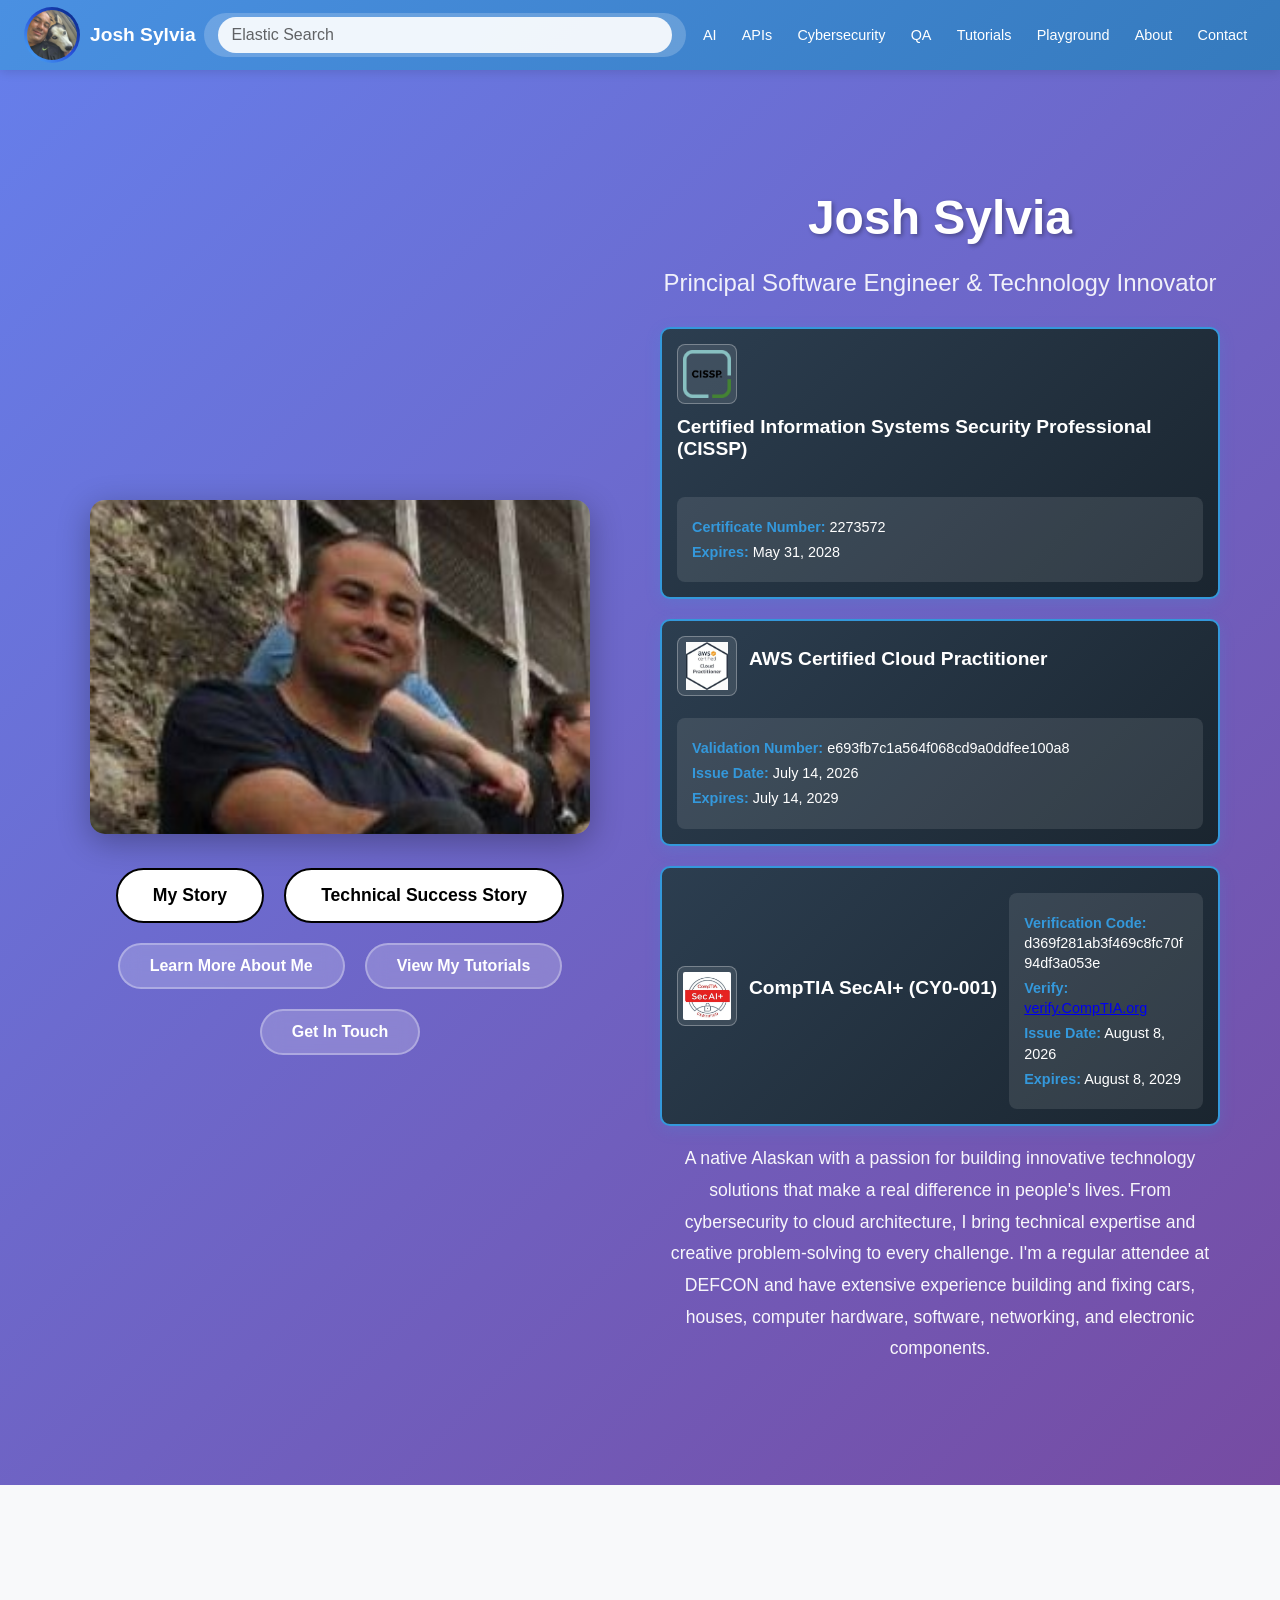
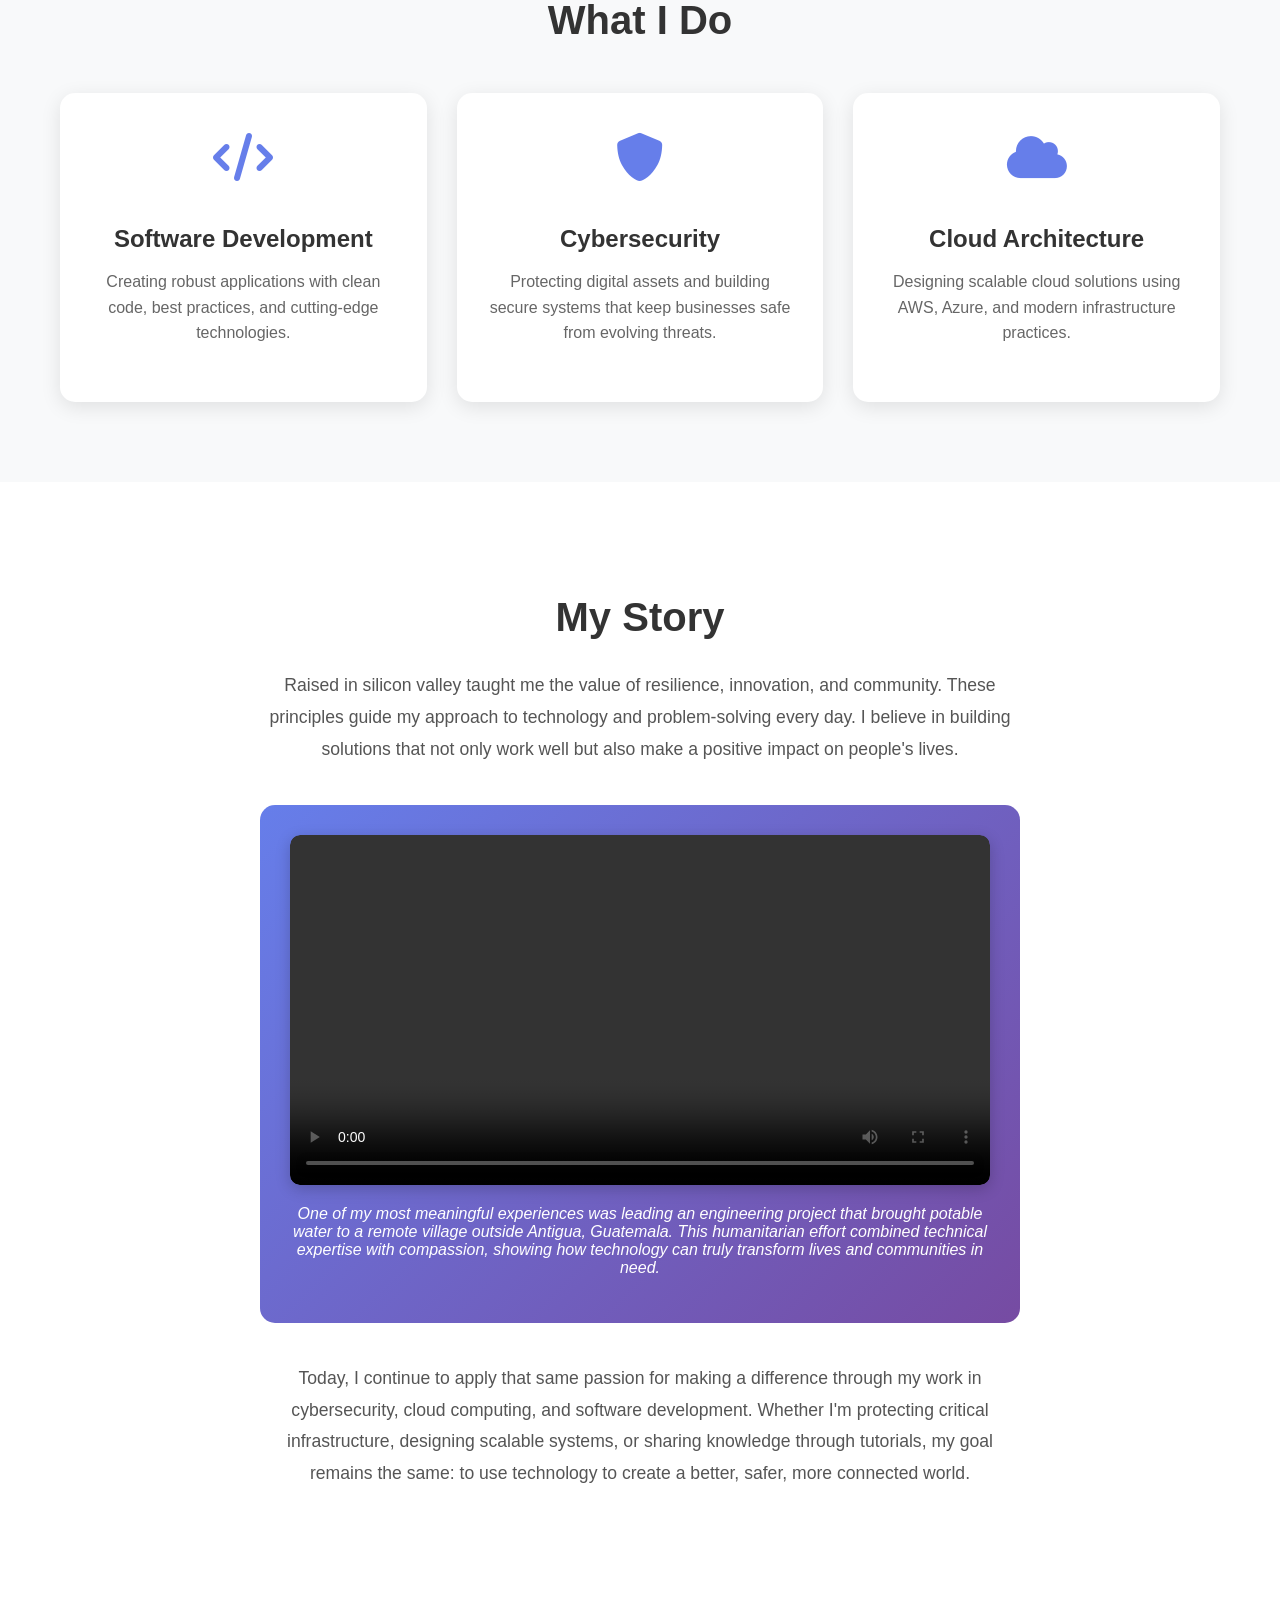
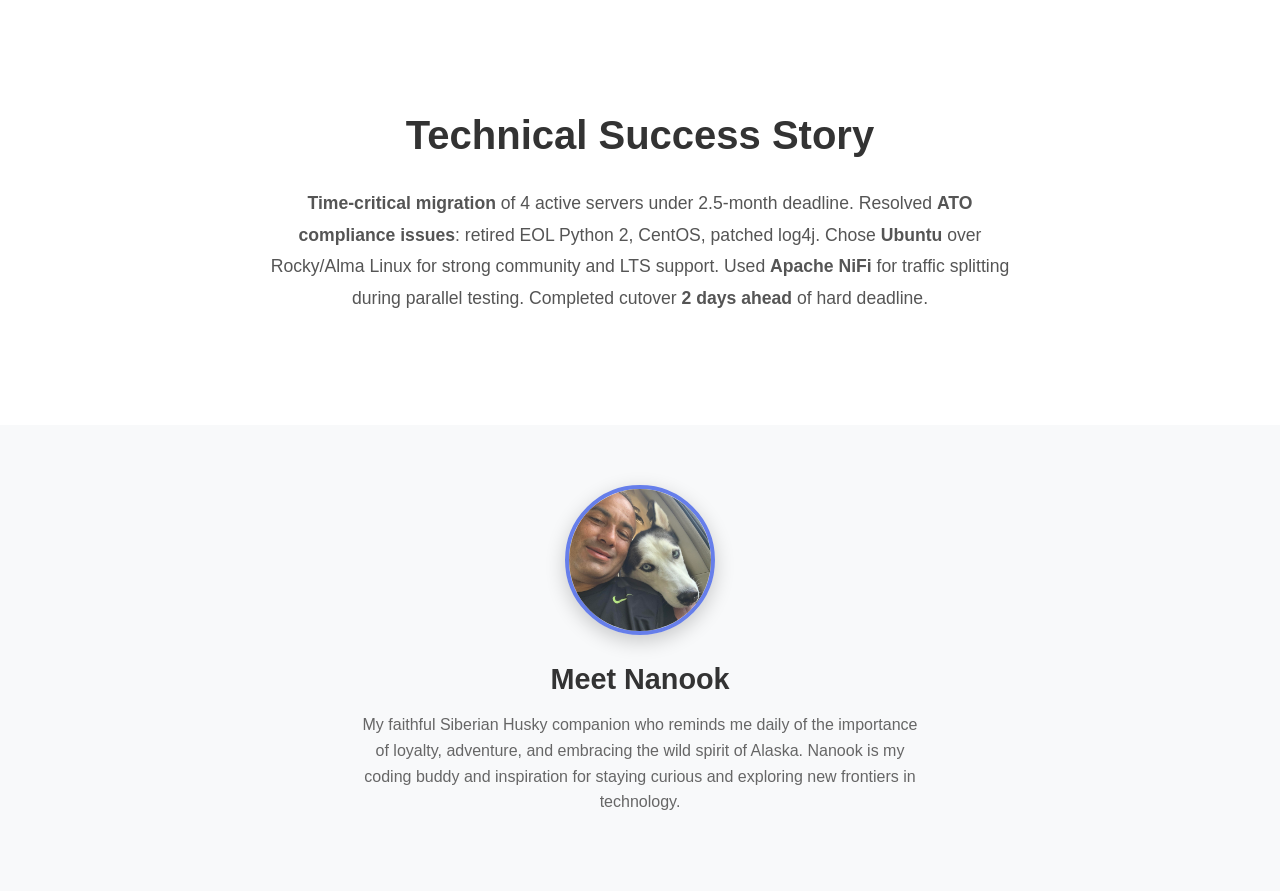
<file: public/index.html>
<!DOCTYPE html>
<html lang="en">
<head>
    <meta charset="UTF-8">
    <meta name="viewport" content="width=device-width, initial-scale=1.0">
    <title>Josh Sylvia Tech - About Me</title>
    <link rel="stylesheet" href="css/base.css">
    <link rel="stylesheet" href="css/main.css">
    <link rel="stylesheet" href="css/navigation.css">
    <link rel="stylesheet" href="css/index.css">
    <link rel="stylesheet" href="https://cdnjs.cloudflare.com/ajax/libs/font-awesome/6.0.0/css/all.min.css">
</head>
<body>
    <!-- Search JavaScript - Must load before navigation -->
    <script src="js/search-functions.js"></script>
    <script src="js/nav.js"></script>

    <!-- Navigation Component -->
    <div id="navigation-container"></div>

    <!-- Hero Section -->
    <section class="hero-section">
        <div class="hero-content">
            <div class="hero-left">
                <img src="images/tikal2.jpg" alt="Tikal Ruins" class="tikal-image">
                <div class="cta-buttons">
                    <a href="#story-section" class="cta-button story-button">My Story</a>
                    <a href="#success-story" class="cta-button story-button">Technical Success Story</a>
                    <a href="about.html" class="cta-button">Learn More About Me</a>
                    <a href="tutorials.html" class="cta-button">View My Tutorials</a>
                    <a href="contact.html" class="cta-button">Get In Touch</a>
                </div>
            </div>
            <div class="hero-right">
                <h1 class="hero-title">Josh Sylvia</h1>
                <p class="hero-subtitle">Principal Software Engineer & Technology Innovator</p>
                <div class="certification-badge">
                    <img src="images/CISSP_logo.png" alt="CISSP Logo" class="cert-logo">
                    <span>Certified Information Systems Security Professional (CISSP)</span>
                    <div class="cert-details">
                        <p><strong>Certificate Number:</strong> 2273572</p>
                        <p><strong>Expires:</strong> May 31, 2028</p>
                    </div>
                </div>
                <div class="certification-badge">
                    <img src="images/awscloudprac.jpg" alt="AWS Cloud Practitioner Logo" class="cert-logo">
                    <span>AWS Certified Cloud Practitioner</span>
                    <div class="cert-details">
                        <p><strong>Validation Number:</strong> e693fb7c1a564f068cd9a0ddfee100a8</p>
                        <p><strong>Issue Date:</strong> July 14, 2026</p>
                        <p><strong>Expires:</strong> July 14, 2029</p>
                    </div>
                </div>
                <div class="certification-badge">
                    <img src="images/SecAi-logo.jpg" alt="CompTIA SecAI+ Logo" class="cert-logo">
                    <span>CompTIA SecAI+ (CY0-001)</span>
                    <div class="cert-details">
                        <p><strong>Verification Code:</strong> d369f281ab3f469c8fc70f94df3a053e</p>
                        <p><strong>Verify:</strong> <a href="http://verify.CompTIA.org" target="_blank" rel="noopener">verify.CompTIA.org</a></p>
                        <p><strong>Issue Date:</strong> August 8, 2026</p>
                        <p><strong>Expires:</strong> August 8, 2029</p>
                    </div>
                </div>
                <p class="hero-description">
                    A native Alaskan with a passion for building innovative technology solutions that make a real difference in people's lives. From cybersecurity to cloud architecture, I bring technical expertise and creative problem-solving to every challenge. I'm a regular attendee at DEFCON and have extensive experience building and fixing cars, houses, computer hardware, software, networking, and electronic components.
                </p>
            </div>
        </div>
    </section>

    <!-- Features Section -->
    <section class="features-section">
        <div class="features-container">
            <h2 class="features-title">What I Do</h2>
            <div class="features-grid">
                <div class="feature-card">
                    <i class="fas fa-code feature-icon"></i>
                    <h3 class="feature-title">Software Development</h3>
                    <p class="feature-description">
                        Creating robust applications with clean code, best practices, and cutting-edge technologies.
                    </p>
                </div>
                <div class="feature-card">
                    <i class="fas fa-shield-alt feature-icon"></i>
                    <h3 class="feature-title">Cybersecurity</h3>
                    <p class="feature-description">
                        Protecting digital assets and building secure systems that keep businesses safe from evolving threats.
                    </p>
                </div>
                <div class="feature-card">
                    <i class="fas fa-cloud feature-icon"></i>
                    <h3 class="feature-title">Cloud Architecture</h3>
                    <p class="feature-description">
                        Designing scalable cloud solutions using AWS, Azure, and modern infrastructure practices.
                    </p>
                </div>
            </div>
        </div>
    </section>

    <!-- Story Section -->
    <section id="story-section" class="story-section">
        <div class="story-container">
            <h2 class="story-title">My Story</h2>
            <p class="story-content">
                Raised in silicon valley taught me the value of resilience, innovation, and community. These principles guide my approach to technology and problem-solving every day. I believe in building solutions that not only work well but also make a positive impact on people's lives.
            </p>
            
            <div class="story-highlight">
                <div class="video-container">
                    <video controls class="story-video">
                        <source src="videos/Engineering Abroad Guatemala 1080.mp4" type="video/mp4">
                        Your browser does not support the video tag.
                    </video>
                </div>
                <p>
                    One of my most meaningful experiences was leading an engineering project that brought potable water to a remote village outside Antigua, Guatemala. This humanitarian effort combined technical expertise with compassion, showing how technology can truly transform lives and communities in need.
                </p>
            </div>
            
            <p class="story-content">
                Today, I continue to apply that same passion for making a difference through my work in cybersecurity, cloud computing, and software development. Whether I'm protecting critical infrastructure, designing scalable systems, or sharing knowledge through tutorials, my goal remains the same: to use technology to create a better, safer, more connected world.
            </p>
        </div>
    </section>

    <!-- Technical Success Story Section -->
    <section id="success-story" class="story-section">
        <div class="story-container">
            <h2 class="story-title">Technical Success Story</h2>
            <p class="story-content">
                <strong>Time-critical migration</strong> of 4 active servers under 2.5-month deadline. Resolved <strong>ATO compliance issues</strong>: retired EOL Python 2, CentOS, patched log4j. Chose <strong>Ubuntu</strong> over Rocky/Alma Linux for strong community and LTS support. Used <strong>Apache NiFi</strong> for traffic splitting during parallel testing. Completed cutover <strong>2 days ahead</strong> of hard deadline.
            </p>
        </div>
    </section>

    <!-- Nanook Section -->
    <section class="nanook-section">
        <div class="nanook-container">
            <img src="images/nanook.jpg" alt="Nanook - Siberian Husky" class="nanook-image">
            <h3 class="nanook-title">Meet Nanook</h3>
            <p class="nanook-description">
                My faithful Siberian Husky companion who reminds me daily of the importance of loyalty, adventure, and embracing the wild spirit of Alaska. Nanook is my coding buddy and inspiration for staying curious and exploring new frontiers in technology.
            </p>
        </div>
    </section>

    <script>
        // Load shared navigation component
        async function loadNavigation() {
            try {
                const response = await fetch('components/navigation.html');
                const navigationHTML = await response.text();
                document.getElementById('navigation-container').innerHTML = navigationHTML;
                
                // Set active page based on current URL
                setActiveNavigation();
            } catch (error) {
                console.error('Error loading navigation:', error);
            }
        }
        
        // Set active navigation link based on current page
        function setActiveNavigation() {
            const currentPage = window.location.pathname.split('/').pop() || 'index.html';
            const navLinks = document.querySelectorAll('.nav-link');
            const sidebarLinks = document.querySelectorAll('.sidebar-link');
            
            // Remove active classes
            navLinks.forEach(link => link.classList.remove('active'));
            sidebarLinks.forEach(link => link.classList.remove('active'));
            
            // Add active class to current page links
            if (currentPage === 'index.html' || currentPage === '') {
                document.querySelector('.nav-link[href="index.html"]')?.classList.add('active');
                document.querySelector('.sidebar-link[href="index.html"]')?.classList.add('active');
            } else if (currentPage === 'about.html') {
                document.querySelector('.nav-link[href="about.html"]')?.classList.add('active');
                document.querySelector('.sidebar-link[href="about.html"]')?.classList.add('active');
            } else if (currentPage === 'tutorials.html') {
                document.querySelector('.nav-link[href="tutorials.html"]')?.classList.add('active');
                document.querySelector('.sidebar-link[href="tutorials.html"]')?.classList.add('active');
            } else if (currentPage === 'contact.html') {
                document.querySelector('.nav-link[href="contact.html"]')?.classList.add('active');
                document.querySelector('.sidebar-link[href="contact.html"]')?.classList.add('active');
            }
        }
        
        // Load navigation when page loads
        document.addEventListener('DOMContentLoaded', loadNavigation);
    </script>
</body>
</html>
</file>
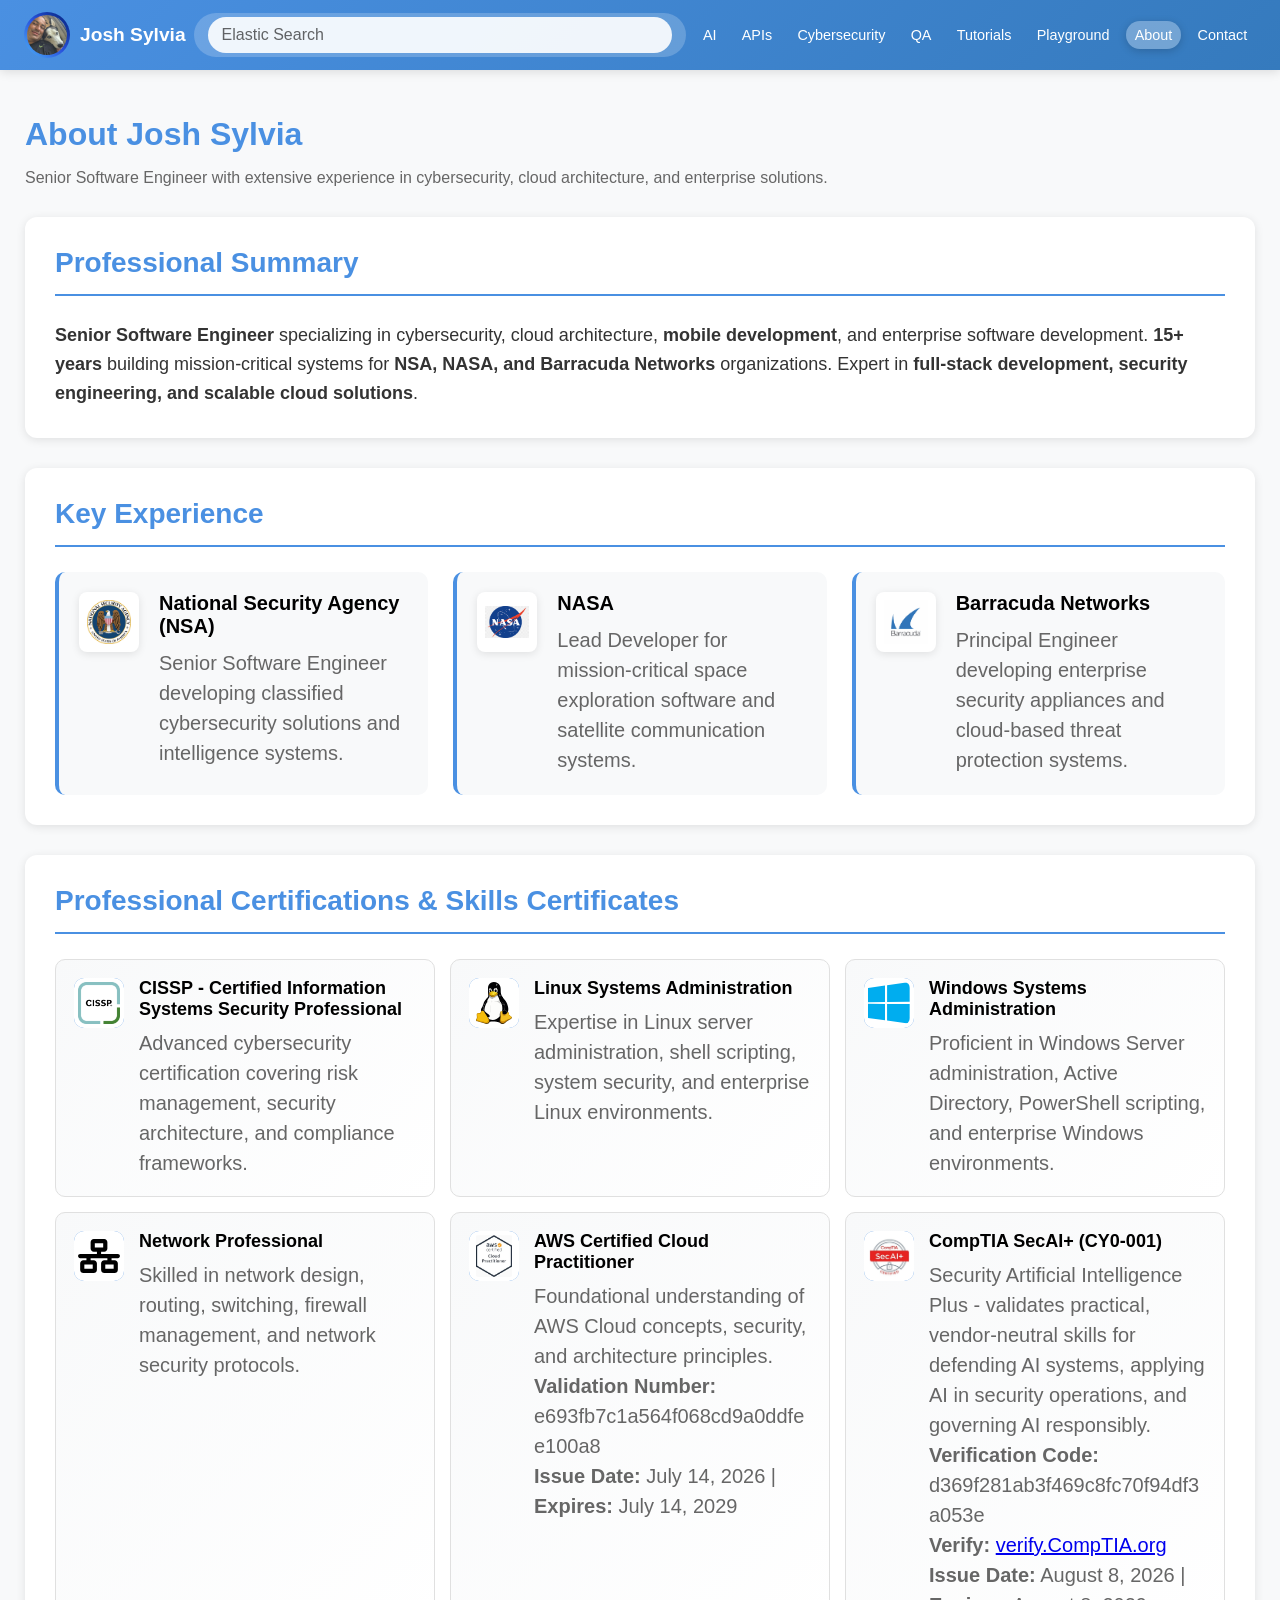
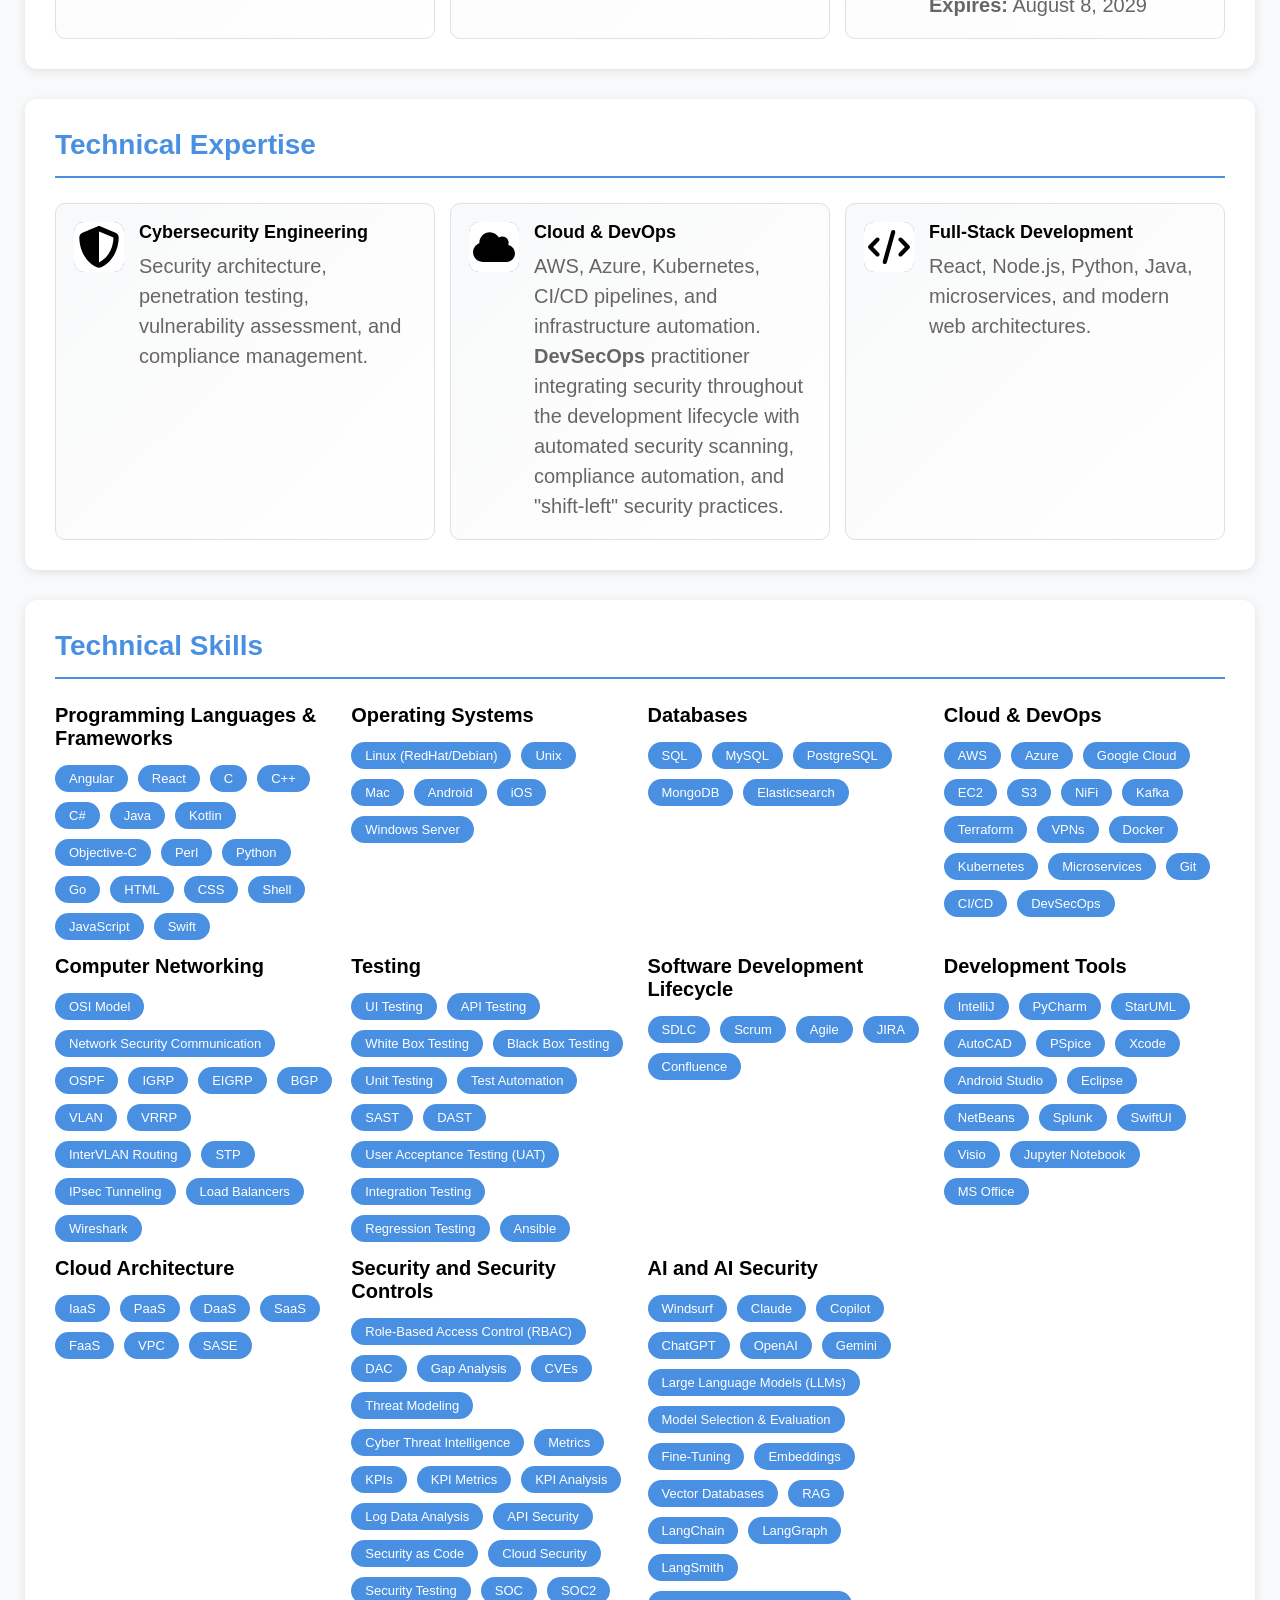
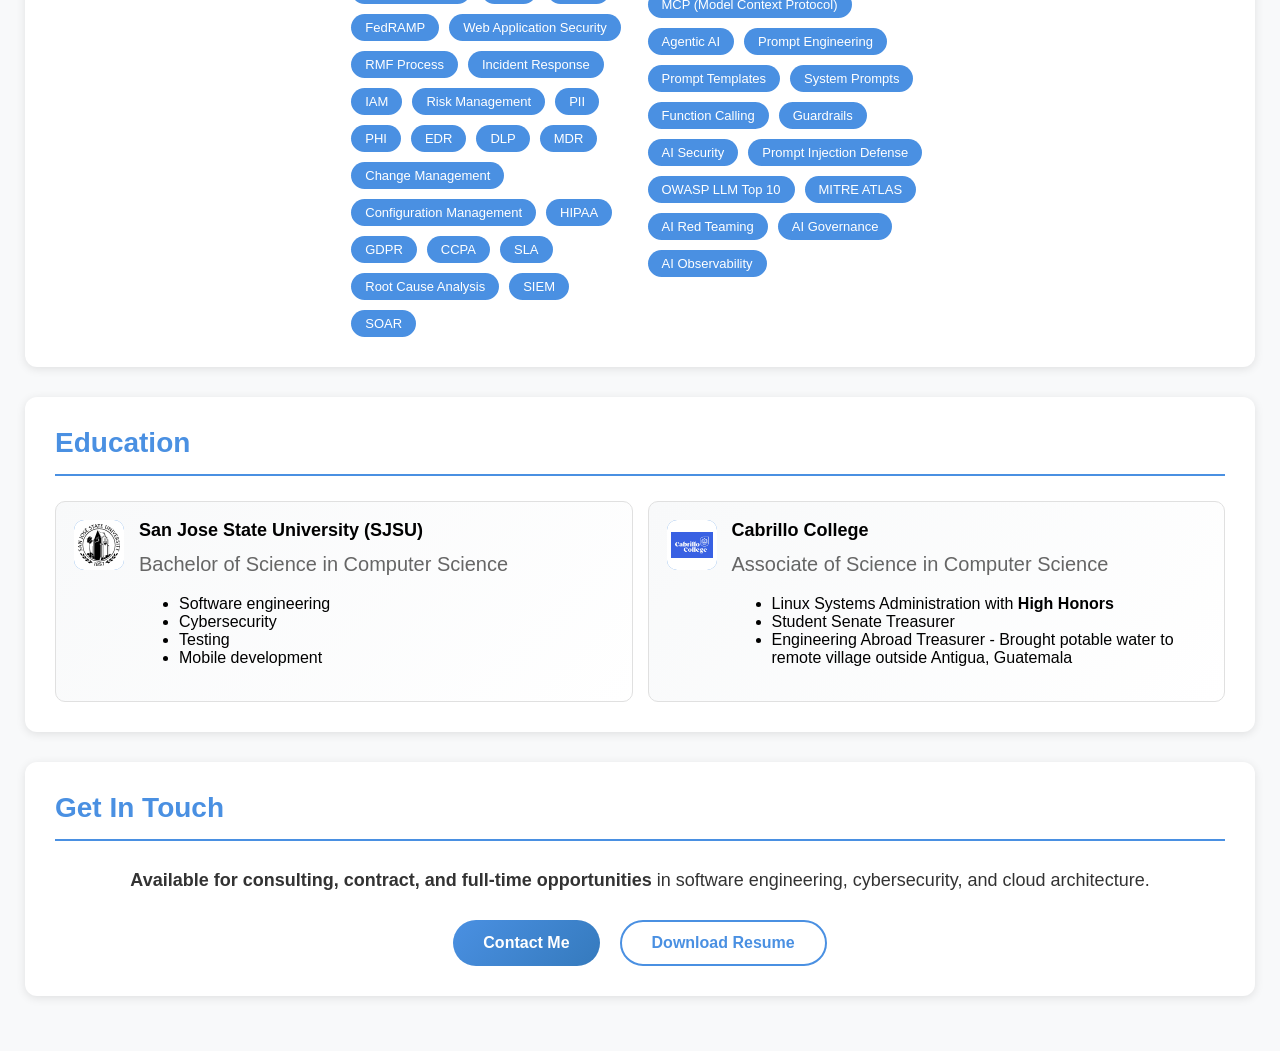
<file: public/about.html>
<!DOCTYPE html>
<html lang="en">
    <head>
        <meta charset="UTF-8">
        <meta name="viewport" content="width=device-width, initial-scale=1.0">
        <title>About Josh Sylvia - Senior Software Engineer</title>
        <link rel="stylesheet" href="css/base.css">
        <link rel="stylesheet" href="css/main.css">
        <link rel="stylesheet" href="css/navigation.css">
        <link rel="stylesheet" href="css/about.css">
        <link rel="icon" type="image/x-icon" href="favicon.ico">
        <link rel="stylesheet" href="https://cdnjs.cloudflare.com/ajax/libs/font-awesome/6.0.0/css/all.min.css">
    </head>

    <body>
    <!-- Search JavaScript - Must load before navigation -->
    <script src="js/search-functions.js"></script>
    <script src="js/nav.js"></script>
    
    <!-- Navigation Component -->

        <div id="navigation-container"></div>



        <!-- Main Content -->

        <main class="main-content">

            <div class="content-wrapper">

              <h1 class="page-title">About Josh Sylvia</h1>

              <p class="page-description">Senior Software Engineer with extensive experience in cybersecurity, cloud architecture, and enterprise solutions.</p>

              

              <!-- Professional Summary Section -->

              <section class="about-section">

                <div class="section-header">

                  <h2 class="section-title">Professional Summary</h2>

                </div>

                <div class="summary-content">

                  <p><strong>Senior Software Engineer</strong> specializing in cybersecurity, cloud architecture, <strong>mobile development</strong>, and enterprise software development. <strong>15+ years</strong> building mission-critical systems for <strong>NSA, NASA, and Barracuda Networks</strong> organizations. Expert in <strong><span class="black-text">full-stack</span> development, security engineering, and scalable cloud solutions</strong>.</p>

                </div>

              </section>



              <!-- Key Experience Section -->

              <section class="about-section">

                <div class="section-header">

                  <h2 class="section-title">Key Experience</h2>

                </div>

                <div class="experience-grid">

                  <div class="experience-card">

                    <div class="experience-logo">

                      <img src="images/nsa.png" alt="NSA Logo" class="company-logo">

                    </div>

                    <div class="experience-content">

                      <h3 class="black-text"><strong>National Security Agency (NSA)</strong></h3>

                      <p>Senior Software Engineer developing classified cybersecurity solutions and intelligence systems.</p>

                    </div>

                  </div>

                  

                  <div class="experience-card">

                    <div class="experience-logo">

                      <img src="images/nasa.png" alt="NASA Logo" class="company-logo">



                      

                    </div>

                    <div class="experience-content">

                      <h3 class="black-text"><strong>NASA</strong></h3>

                      <p>Lead Developer for mission-critical space exploration software and satellite communication systems.</p>

                    </div>

                  </div>

                  

                  <div class="experience-card">

                    <div class="experience-logo">

                      <img src="images/barracuda_small.png" alt="Barracuda Logo" class="company-logo">

                    </div>

                    <div class="experience-content">

                      <h3 class="black-text"><strong>Barracuda Networks</strong></h3>

                      <p>Principal Engineer developing enterprise security appliances and cloud-based threat protection systems.</p>

                    </div>

                  </div>

                </div>

              </section>



              <!-- Certifications Section -->

              <section class="about-section">

                <div class="section-header">

                  <h2 class="section-title">Professional Certifications & Skills Certificates</h2>

                </div>

                <div class="certifications-grid">

                  <div class="certification-item">

                    <div class="cert-icon">

                      <img src="images/CISSP_logo.png" alt="ISC2 CISSP Logo">

                    </div>

                    <div class="cert-content">

                      <h3 class="black-text"><strong>CISSP</strong> - Certified Information Systems Security Professional</h3>

                      <p>Advanced cybersecurity certification covering risk management, security architecture, and compliance frameworks.</p>

                    </div>

                  </div>

                  

                  <div class="certification-item">

                    <div class="cert-icon">

                      <img src="images/tux.svg" alt="Linux Tux Logo">

                    </div>

                    <div class="cert-content">

                      <h3 class="black-text"><strong>Linux Systems Administration</strong></h3>

                      <p>Expertise in Linux server administration, shell scripting, system security, and enterprise Linux environments.</p>

                    </div>

                  </div>

                  

                  <div class="certification-item">

                    <div class="cert-icon">

                      <img src="images/windows.svg" alt="Microsoft Windows Logo">

                    </div>

                    <div class="cert-content">

                      <h3 class="black-text"><strong>Windows Systems Administration</strong></h3>

                      <p>Proficient in Windows Server administration, Active Directory, PowerShell scripting, and enterprise Windows environments.</p>

                    </div>

                  </div>

                  

                  <div class="certification-item">

                    <div class="cert-icon">

                      <img src="images/network.svg" alt="Network Professional Icon">

                    </div>

                    <div class="cert-content">

                      <h3 class="black-text"><strong>Network Professional</strong></h3>

                      <p>Skilled in network design, routing, switching, firewall management, and network security protocols.</p>

                    </div>

                  </div>

                  

                  <div class="certification-item">

                    <div class="cert-icon">

                      <img src="images/awscloudprac.jpg" alt="AWS Cloud Practitioner Logo">

                    </div>

                    <div class="cert-content">

                      <h3 class="black-text"><strong>AWS Certified Cloud Practitioner</strong></h3>

                      <p>Foundational understanding of AWS Cloud concepts, security, and architecture principles.</p>

                      <p><strong>Validation Number:</strong> e693fb7c1a564f068cd9a0ddfee100a8</p>

                      <p><strong>Issue Date:</strong> July 14, 2026 | <strong>Expires:</strong> July 14, 2029</p>

                    </div>

                  </div>

                  

                  <div class="certification-item">

                    <div class="cert-icon">

                      <img src="images/SecAi-logo.jpg" alt="CompTIA SecAI+ Logo">

                    </div>

                    <div class="cert-content">

                      <h3 class="black-text"><strong>CompTIA SecAI+ (CY0-001)</strong></h3>

                      <p>Security Artificial Intelligence Plus - validates practical, vendor-neutral skills for defending AI systems, applying AI in security operations, and governing AI responsibly.</p>

                      <p><strong>Verification Code:</strong> d369f281ab3f469c8fc70f94df3a053e</p>

                      <p><strong>Verify:</strong> <a href="http://verify.CompTIA.org" target="_blank" rel="noopener">verify.CompTIA.org</a></p>

                      <p><strong>Issue Date:</strong> August 8, 2026 | <strong>Expires:</strong> August 8, 2029</p>

                    </div>

                  </div>

                </div>

              </section>



              <!-- Expertise Section -->

              <section class="about-section">

                <div class="section-header">

                  <h2 class="section-title">Technical Expertise</h2>

                </div>

                <div class="certifications-grid">

                  <div class="certification-item">

                    <div class="cert-icon">

                      <img src="images/cybersecurity.svg" alt="Cybersecurity Shield Icon">

                    </div>

                    <div class="cert-content">

                      <h3 class="black-text"><strong>Cybersecurity Engineering</strong></h3>

                      <p>Security architecture, penetration testing, vulnerability assessment, and compliance management.</p>

                    </div>

                  </div>

                  

                  <div class="certification-item">

                    <div class="cert-icon">

                      <img src="images/cloud.svg" alt="Cloud Computing Icon">

                    </div>

                    <div class="cert-content">

                      <h3 class="black-text"><strong>Cloud & DevOps</strong></h3>

                      <p>AWS, Azure, Kubernetes, CI/CD pipelines, and infrastructure automation. <strong>DevSecOps</strong> practitioner integrating security throughout the development lifecycle with automated security scanning, compliance automation, and "shift-left" security practices.</p>

                    </div>

                  </div>

                  

                  <div class="certification-item">

                    <div class="cert-icon">

                      <img src="images/fullstack.svg" alt="Full-Stack Development Icon">

                    </div>

                    <div class="cert-content">

                      <h3 class="black-text"><strong>Full-Stack Development</strong></h3>

                      <p>React, Node.js, Python, Java, microservices, and modern web architectures.</p>

                    </div>

                  </div>

                </div>

              </section>



              <!-- Technical Skills Section -->

              <section class="about-section">

                <div class="section-header">

                  <h2 class="section-title">Technical Skills</h2>

                </div>

                <div class="skills-grid">

                  <div class="skill-category">

                    <h3 class="black-text"><strong>Programming Languages & Frameworks</strong></h3>

                    <div class="skill-tags">

                      <span class="skill-tag">Angular</span>

                      <span class="skill-tag">React</span>

                      <span class="skill-tag">C</span>

                      <span class="skill-tag">C++</span>

                      <span class="skill-tag">C#</span>

                      <span class="skill-tag">Java</span>

                      <span class="skill-tag">Kotlin</span>

                      <span class="skill-tag">Objective-C</span>

                      <span class="skill-tag">Perl</span>

                      <span class="skill-tag">Python</span>

                      <span class="skill-tag">Go</span>

                      <span class="skill-tag">HTML</span>

                      <span class="skill-tag">CSS</span>

                      <span class="skill-tag">Shell</span>

                      <span class="skill-tag">JavaScript</span>

                      <span class="skill-tag">Swift</span>

                    </div>

                  </div>

                  

                  <div class="skill-category">

                    <h3 class="black-text"><strong>Operating Systems</strong></h3>

                    <div class="skill-tags">

                      <span class="skill-tag">Linux (RedHat/Debian)</span>

                      <span class="skill-tag">Unix</span>

                      <span class="skill-tag">Mac</span>

                      <span class="skill-tag">Android</span>

                      <span class="skill-tag">iOS</span>

                      <span class="skill-tag">Windows Server</span>

                    </div>

                  </div>

                  

                  <div class="skill-category">

                    <h3 class="black-text"><strong>Databases</strong></h3>

                    <div class="skill-tags">

                      <span class="skill-tag">SQL</span>

                      <span class="skill-tag">MySQL</span>

                      <span class="skill-tag">PostgreSQL</span>

                      <span class="skill-tag">MongoDB</span>

                      <span class="skill-tag">Elasticsearch</span>

                    </div>

                  </div>

                  

                  <div class="skill-category">

                    <h3 class="black-text"><strong>Cloud & DevOps</strong></h3>

                    <div class="skill-tags">

                      <span class="skill-tag">AWS</span>

                      <span class="skill-tag">Azure</span>

                      <span class="skill-tag">Google Cloud</span>

                      <span class="skill-tag">EC2</span>

                      <span class="skill-tag">S3</span>

                      <span class="skill-tag">NiFi</span>

                      <span class="skill-tag">Kafka</span>

                      <span class="skill-tag">Terraform</span>

                      <span class="skill-tag">VPNs</span>

                      <span class="skill-tag">Docker</span>

                      <span class="skill-tag">Kubernetes</span>

                      <span class="skill-tag">Microservices</span>

                      <span class="skill-tag">Git</span>

                      <span class="skill-tag">CI/CD</span>

                      <span class="skill-tag">DevSecOps</span>

                    </div>

                  </div>

                  

                  <div class="skill-category">

                    <h3 class="black-text"><strong>Computer Networking</strong></h3>

                    <div class="skill-tags">

                      <span class="skill-tag">OSI Model</span>

                      <span class="skill-tag">Network Security Communication</span>

                      <span class="skill-tag">OSPF</span>

                      <span class="skill-tag">IGRP</span>

                      <span class="skill-tag">EIGRP</span>

                      <span class="skill-tag">BGP</span>

                      <span class="skill-tag">VLAN</span>

                      <span class="skill-tag">VRRP</span>

                      <span class="skill-tag">InterVLAN Routing</span>

                      <span class="skill-tag">STP</span>

                      <span class="skill-tag">IPsec Tunneling</span>

                      <span class="skill-tag">Load Balancers</span>

                      <span class="skill-tag">Wireshark</span>

                    </div>

                  </div>

                  

                  <div class="skill-category">

                    <h3 class="black-text"><strong>Testing</strong></h3>

                    <div class="skill-tags">

                      <span class="skill-tag">UI Testing</span>

                      <span class="skill-tag">API Testing</span>

                      <span class="skill-tag">White Box Testing</span>

                      <span class="skill-tag">Black Box Testing</span>

                      <span class="skill-tag">Unit Testing</span>

                      <span class="skill-tag">Test Automation</span>

                      <span class="skill-tag">SAST</span>

                      <span class="skill-tag">DAST</span>

                      <span class="skill-tag">User Acceptance Testing (UAT)</span>

                      <span class="skill-tag">Integration Testing</span>

                      <span class="skill-tag">Regression Testing</span>

                      <span class="skill-tag">Ansible</span>

                    </div>

                  </div>

                  

                  <div class="skill-category">

                    <h3 class="black-text"><strong>Software Development Lifecycle</strong></h3>

                    <div class="skill-tags">

                      <span class="skill-tag">SDLC</span>

                      <span class="skill-tag">Scrum</span>

                      <span class="skill-tag">Agile</span>

                      <span class="skill-tag">JIRA</span>

                      <span class="skill-tag">Confluence</span>

                    </div>

                  </div>

                  

                  <div class="skill-category">

                    <h3 class="black-text"><strong>Development Tools</strong></h3>

                    <div class="skill-tags">

                      <span class="skill-tag">IntelliJ</span>

                      <span class="skill-tag">PyCharm</span>

                      <span class="skill-tag">StarUML</span>

                      <span class="skill-tag">AutoCAD</span>

                      <span class="skill-tag">PSpice</span>

                      <span class="skill-tag">Xcode</span>

                      <span class="skill-tag">Android Studio</span>

                      <span class="skill-tag">Eclipse</span>

                      <span class="skill-tag">NetBeans</span>

                      <span class="skill-tag">Splunk</span>

                      <span class="skill-tag">SwiftUI</span>

                      <span class="skill-tag">Visio</span>

                      <span class="skill-tag">Jupyter Notebook</span>

                      <span class="skill-tag">MS Office</span>

                    </div>

                  </div>

                  

                  <div class="skill-category">

                    <h3 class="black-text"><strong>Cloud Architecture</strong></h3>

                    <div class="skill-tags">

                      <span class="skill-tag">IaaS</span>

                      <span class="skill-tag">PaaS</span>

                      <span class="skill-tag">DaaS</span>

                      <span class="skill-tag">SaaS</span>

                      <span class="skill-tag">FaaS</span>

                      <span class="skill-tag">VPC</span>

                      <span class="skill-tag">SASE</span>

                    </div>

                  </div>

                  

                  <div class="skill-category">

                    <h3 class="black-text"><strong>Security and Security Controls</strong></h3>

                    <div class="skill-tags">

                      <span class="skill-tag">Role-Based Access Control (RBAC)</span>

                      <span class="skill-tag">DAC</span>

                      <span class="skill-tag">Gap Analysis</span>

                      <span class="skill-tag">CVEs</span>

                      <span class="skill-tag">Threat Modeling</span>

                      <span class="skill-tag">Cyber Threat Intelligence</span>

                      <span class="skill-tag">Metrics</span>

                      <span class="skill-tag">KPIs</span>

                      <span class="skill-tag">KPI Metrics</span>

                      <span class="skill-tag">KPI Analysis</span>

                      <span class="skill-tag">Log Data Analysis</span>

                      <span class="skill-tag">API Security</span>

                      <span class="skill-tag">Security as Code</span>

                      <span class="skill-tag">Cloud Security</span>

                      <span class="skill-tag">Security Testing</span>

                      <span class="skill-tag">SOC</span>

                      <span class="skill-tag">SOC2</span>

                      <span class="skill-tag">FedRAMP</span>

                      <span class="skill-tag">Web Application Security</span>

                      <span class="skill-tag">RMF Process</span>

                      <span class="skill-tag">Incident Response</span>

                      <span class="skill-tag">IAM</span>

                      <span class="skill-tag">Risk Management</span>

                      <span class="skill-tag">PII</span>

                      <span class="skill-tag">PHI</span>

                      <span class="skill-tag">EDR</span>

                      <span class="skill-tag">DLP</span>

                      <span class="skill-tag">MDR</span>

                      <span class="skill-tag">Change Management</span>

                      <span class="skill-tag">Configuration Management</span>

                      <span class="skill-tag">HIPAA</span>

                      <span class="skill-tag">GDPR</span>

                      <span class="skill-tag">CCPA</span>

                      <span class="skill-tag">SLA</span>

                      <span class="skill-tag">Root Cause Analysis</span>

                      <span class="skill-tag">SIEM</span>

                      <span class="skill-tag">SOAR</span>

                    </div>

                  </div>

                  

                  <div class="skill-category">

                    <h3 class="black-text"><strong>AI and AI Security</strong></h3>

                    <div class="skill-tags">

                      <span class="skill-tag">Windsurf</span>

                      <span class="skill-tag">Claude</span>

                      <span class="skill-tag">Copilot</span>

                      <span class="skill-tag">ChatGPT</span>

                      <span class="skill-tag">OpenAI</span>

                      <span class="skill-tag">Gemini</span>

                      <span class="skill-tag">Large Language Models (LLMs)</span>

                      <span class="skill-tag">Model Selection & Evaluation</span>

                      <span class="skill-tag">Fine-Tuning</span>

                      <span class="skill-tag">Embeddings</span>

                      <span class="skill-tag">Vector Databases</span>

                      <span class="skill-tag">RAG</span>

                      <span class="skill-tag">LangChain</span>

                      <span class="skill-tag">LangGraph</span>

                      <span class="skill-tag">LangSmith</span>

                      <span class="skill-tag">MCP (Model Context Protocol)</span>

                      <span class="skill-tag">Agentic AI</span>

                      <span class="skill-tag">Prompt Engineering</span>

                      <span class="skill-tag">Prompt Templates</span>

                      <span class="skill-tag">System Prompts</span>

                      <span class="skill-tag">Function Calling</span>

                      <span class="skill-tag">Guardrails</span>

                      <span class="skill-tag">AI Security</span>

                      <span class="skill-tag">Prompt Injection Defense</span>

                      <span class="skill-tag">OWASP LLM Top 10</span>

                      <span class="skill-tag">MITRE ATLAS</span>

                      <span class="skill-tag">AI Red Teaming</span>

                      <span class="skill-tag">AI Governance</span>

                      <span class="skill-tag">AI Observability</span>

                    </div>

                  </div>

                </div>

              </section>

              <!-- Education Section -->

              <section class="about-section">

                <div class="section-header">

                  <h2 class="section-title">Education</h2>

                </div>

                <div class="certifications-grid">

                  <div class="certification-item">

                    <div class="cert-icon">

                      <img src="images/sjsu.svg" alt="San Jose State University Logo">

                    </div>

                    <div class="cert-content">

                      <h3 class="black-text">San Jose State University (SJSU)</h3>

                      <p>Bachelor of Science in Computer Science</p>

                      <ul>

                        <li>Software engineering</li>

                        <li>Cybersecurity</li>

                        <li>Testing</li>

                        <li>Mobile development</li>

                      </ul>

                    </div>

                  </div>

                  

                  <div class="certification-item">

                    <div class="cert-icon">

                      <img src="images/cabrillo.webp" alt="Cabrillo College Logo">

                    </div>

                    <div class="cert-content">

                      <h3 class="black-text">Cabrillo College</h3>

                      <p>Associate of Science in Computer Science</p>

                      <ul>

                        <li>Linux Systems Administration with <strong>High Honors</strong></li>

                        <li>Student Senate Treasurer</li>

                        <li>Engineering Abroad Treasurer - Brought potable water to remote village outside Antigua, Guatemala</li>

                      </ul>

                    </div>

                  </div>

                </div>

              </section>



              <!-- Contact Section -->

              <section class="about-section">

                <div class="section-header">

                  <h2 class="section-title">Get In Touch</h2>

                </div>

                <div class="contact-content">

                  <p><strong>Available for consulting, contract, and full-time opportunities</strong> in software engineering, cybersecurity, and cloud architecture.</p>

                  <div class="contact-buttons">

                    <a href="contact.html" class="contact-btn primary">Contact Me</a>

                    <a href="res/joshsylvia_resume_26-2.pdf" class="contact-btn secondary" download="Josh_Sylvia_Resume.pdf">Download Resume</a>

                  </div>

                </div>

              </section>

            </div>

        </main>



        <!-- Modal Structure -->

        <div id="contentModal" class="modal">

            <div class="modal-content">

                <div class="modal-header">

                    <h2 id="modalTitle"></h2>

                    <button class="modal-close" onclick="closeAboutModal()">&times;</button>

                </div>

                <div class="modal-body">

                    <div id="modalMedia"></div>

                    <div class="modal-info">

                        <p id="modalDescription"></p>

                        <div class="modal-meta">

                            <span id="modalLocation"></span>

                            <span id="modalDate"></span>

                        </div>

                        <div id="modalTags" class="modal-tags"></div>

                        <div class="modal-actions">

                            <button id="modalExternalLink" class="modal-link-btn" style="display: none;">

                                <i class="fas fa-external-link-alt"></i> View Original

                            </button>

                        </div>

                    </div>

                </div>

            </div>

        </div>



        <script src="js/about.js"></script>

    </body>

</html>
</file>
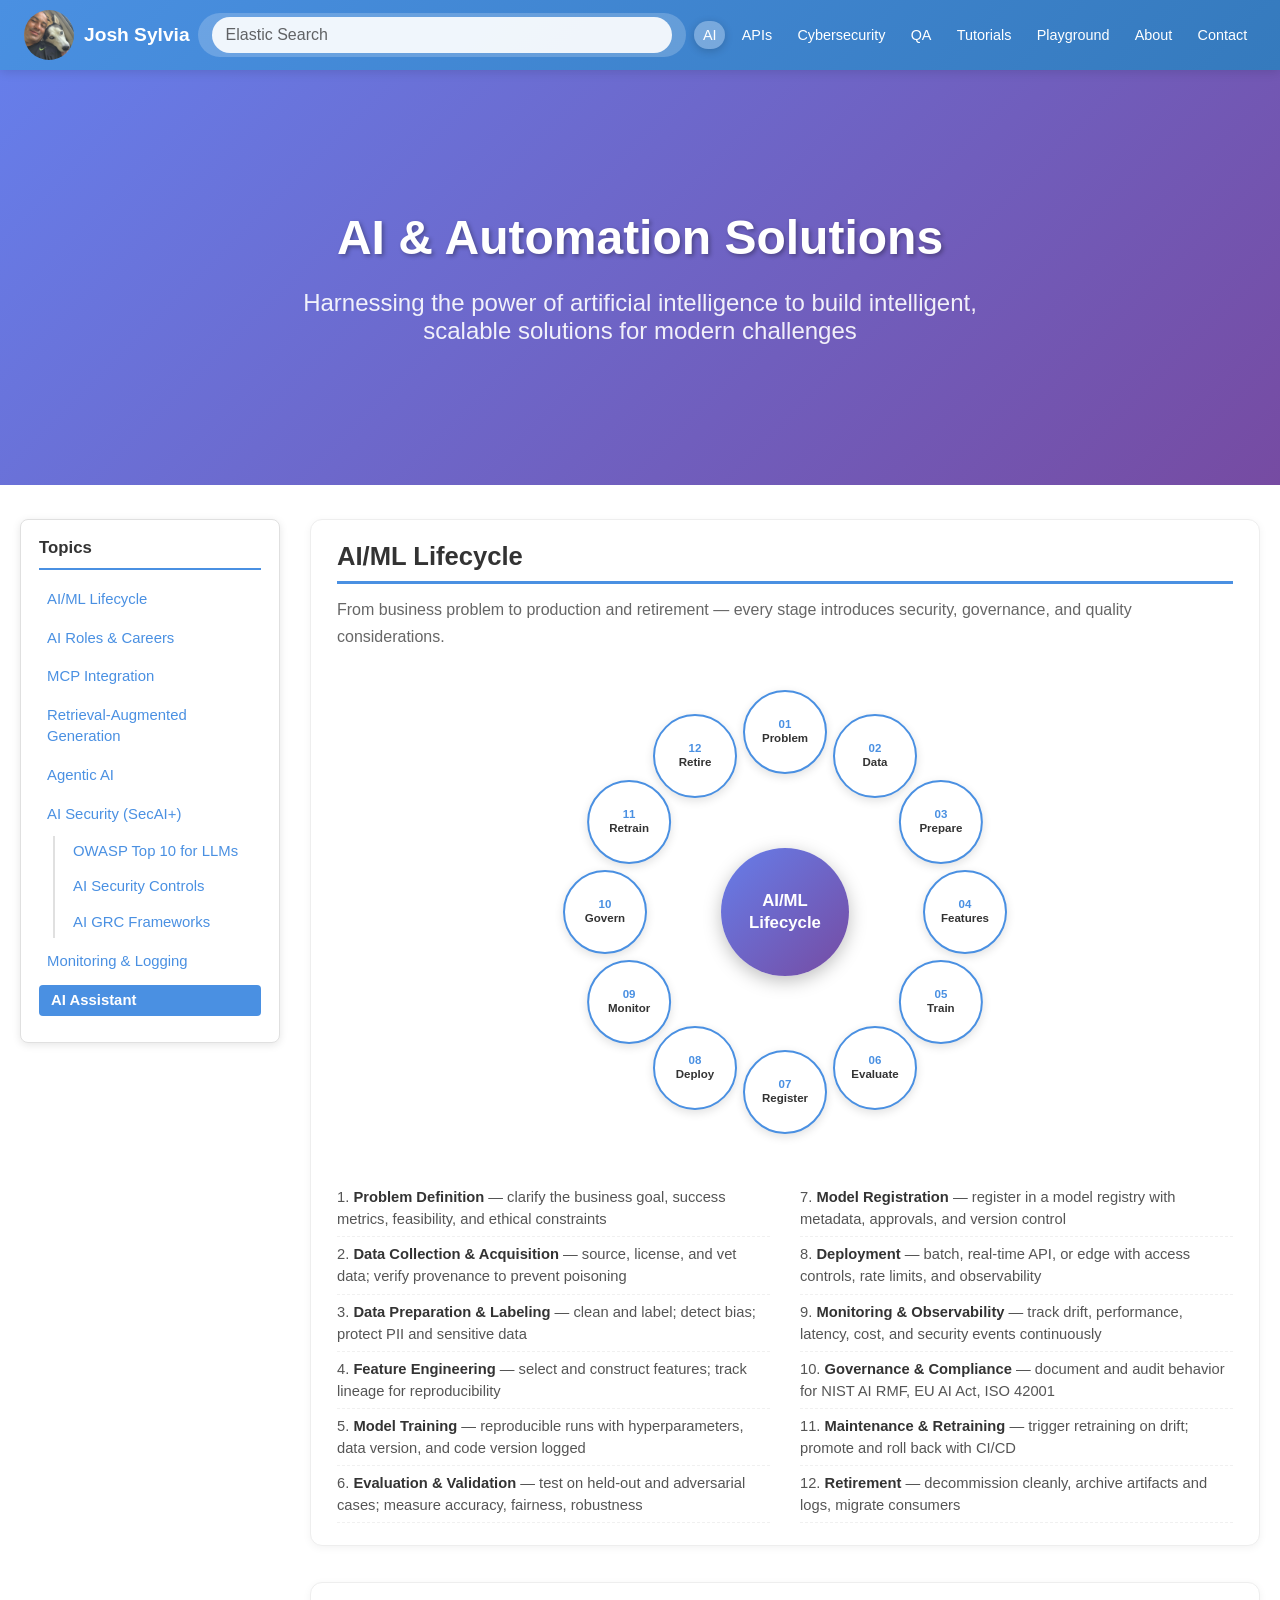
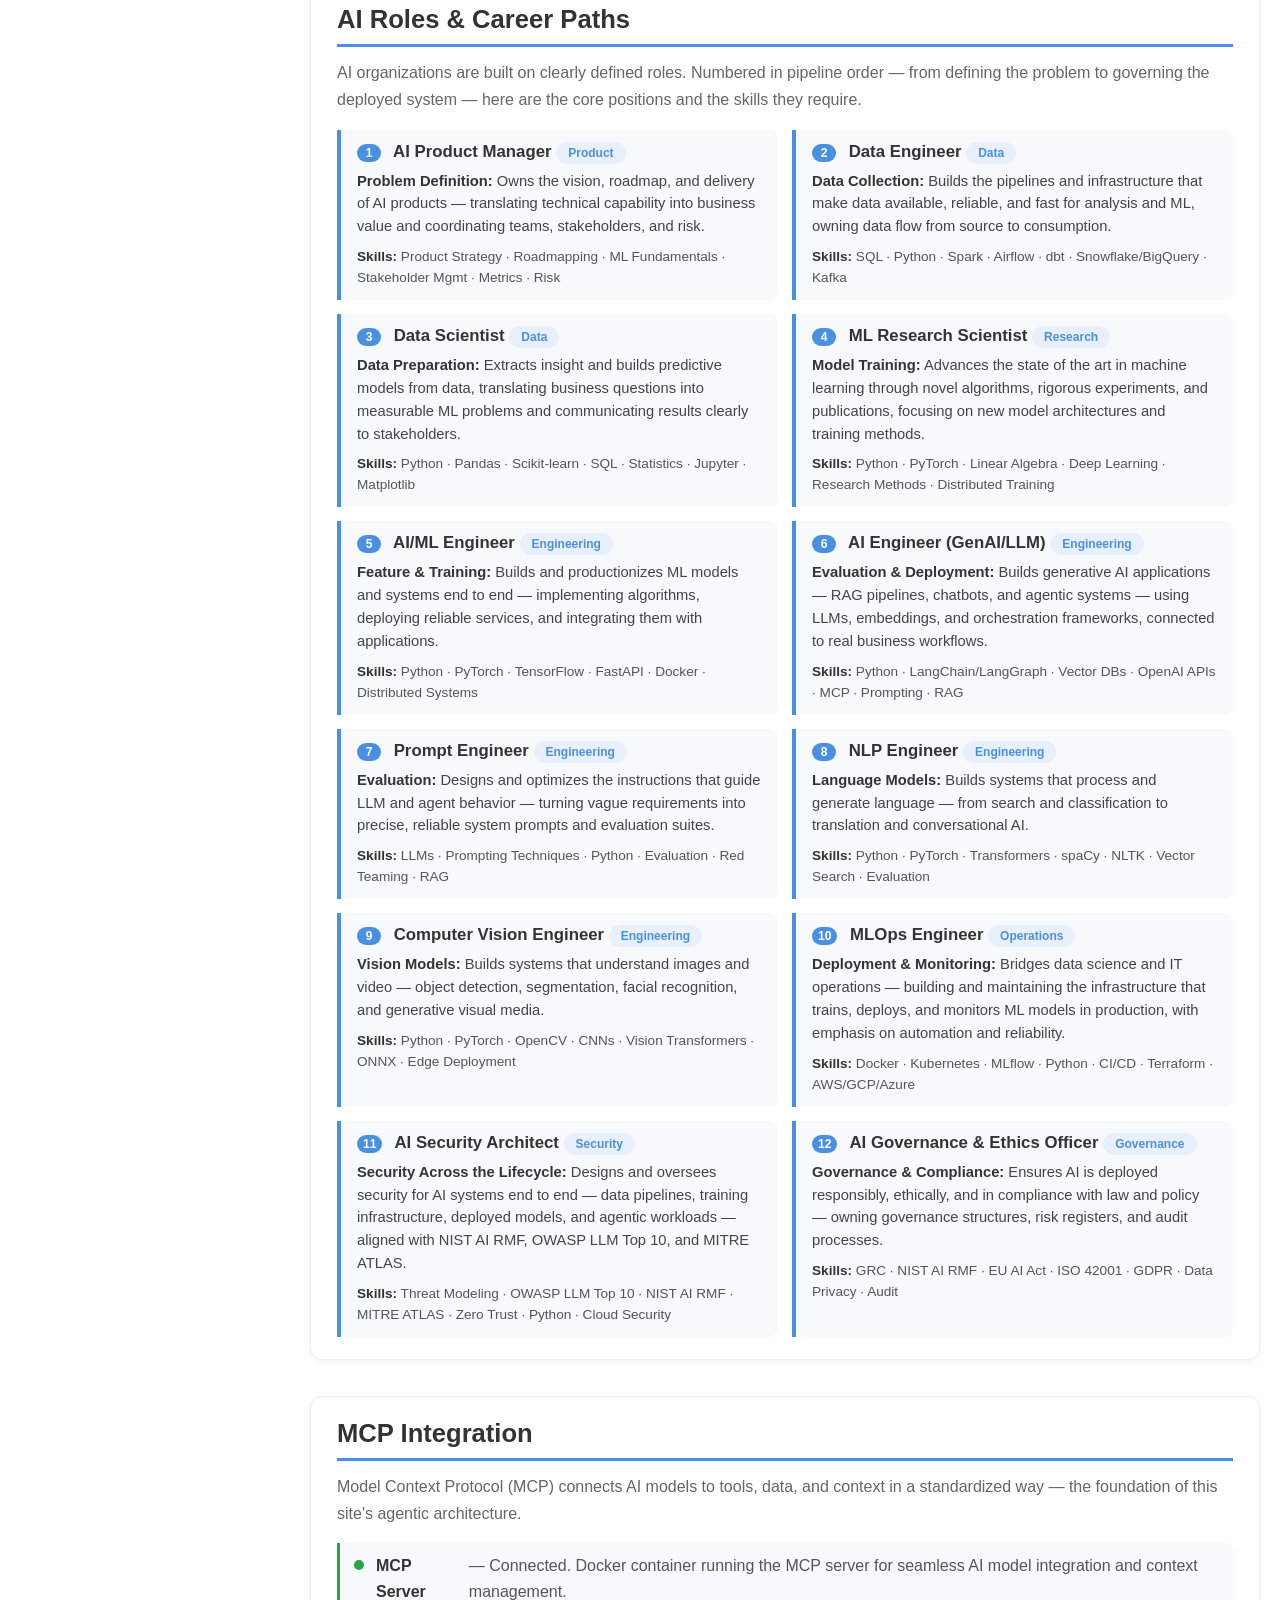
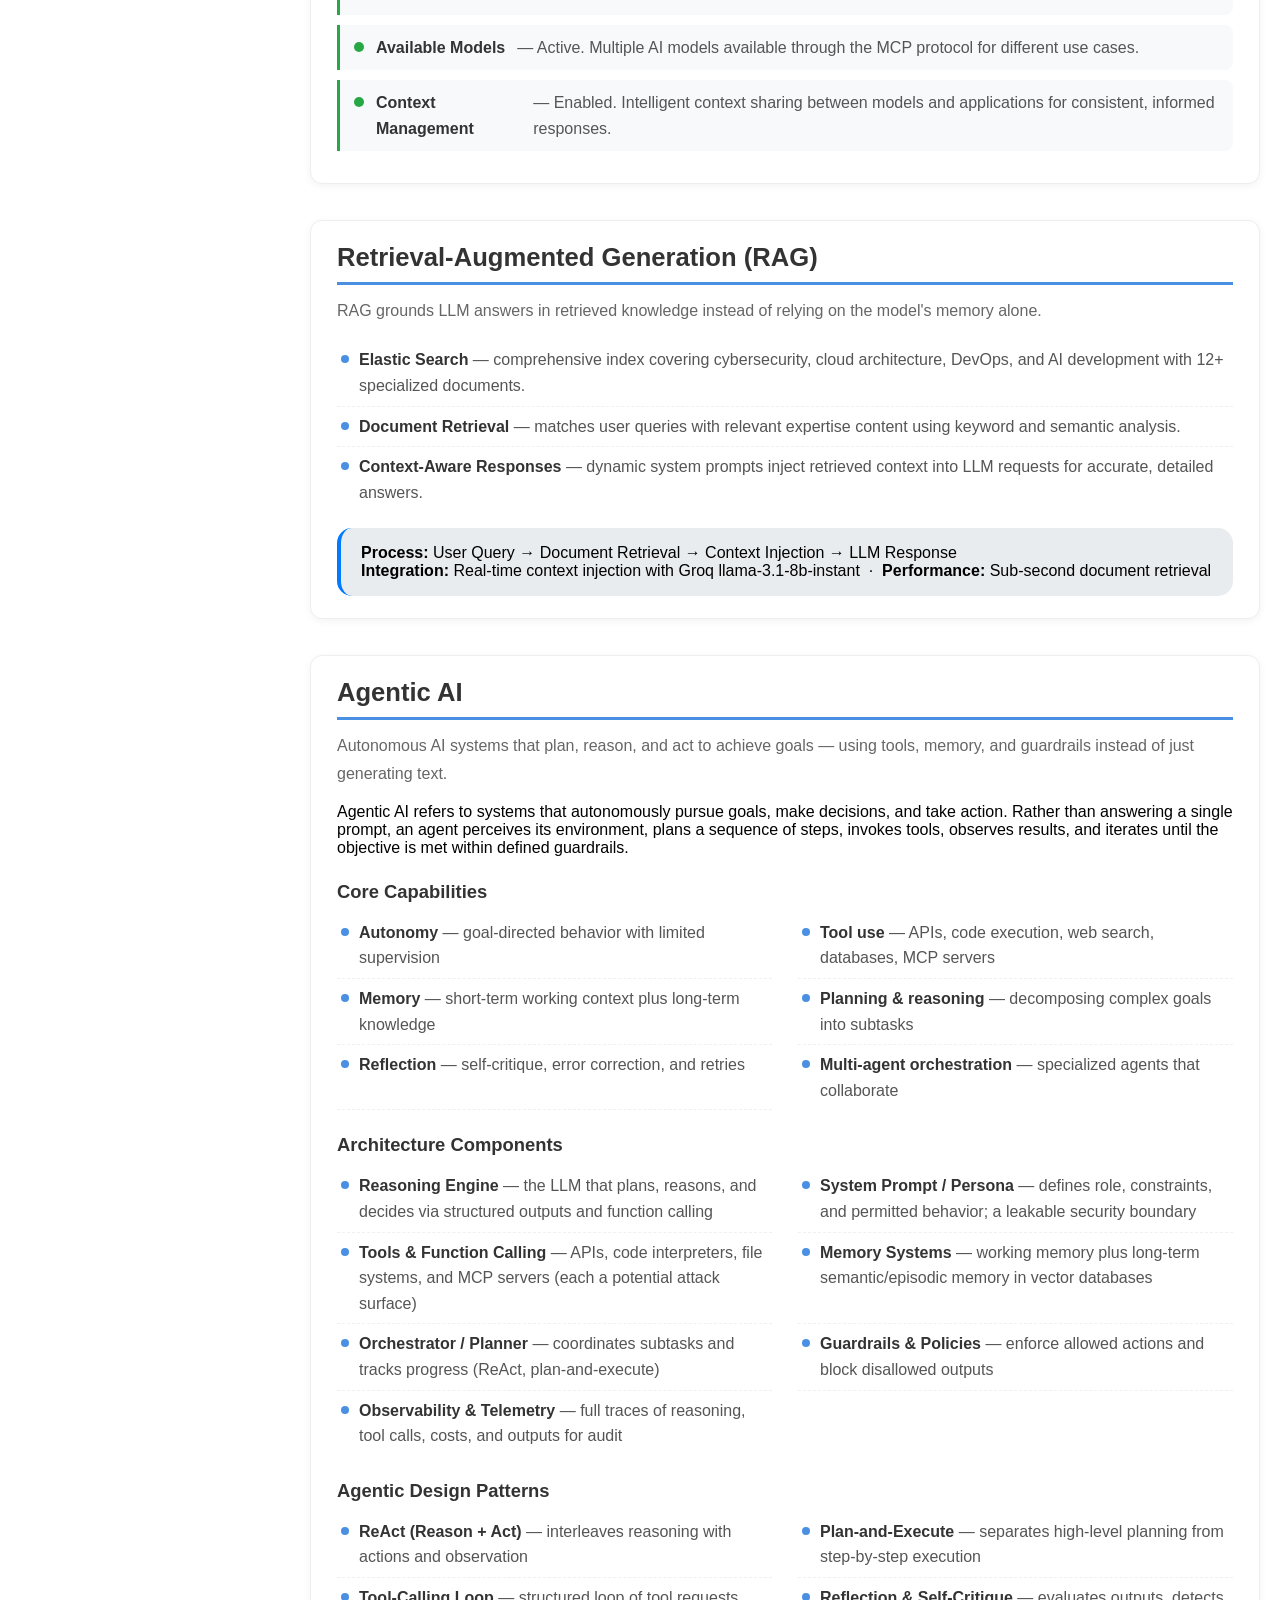
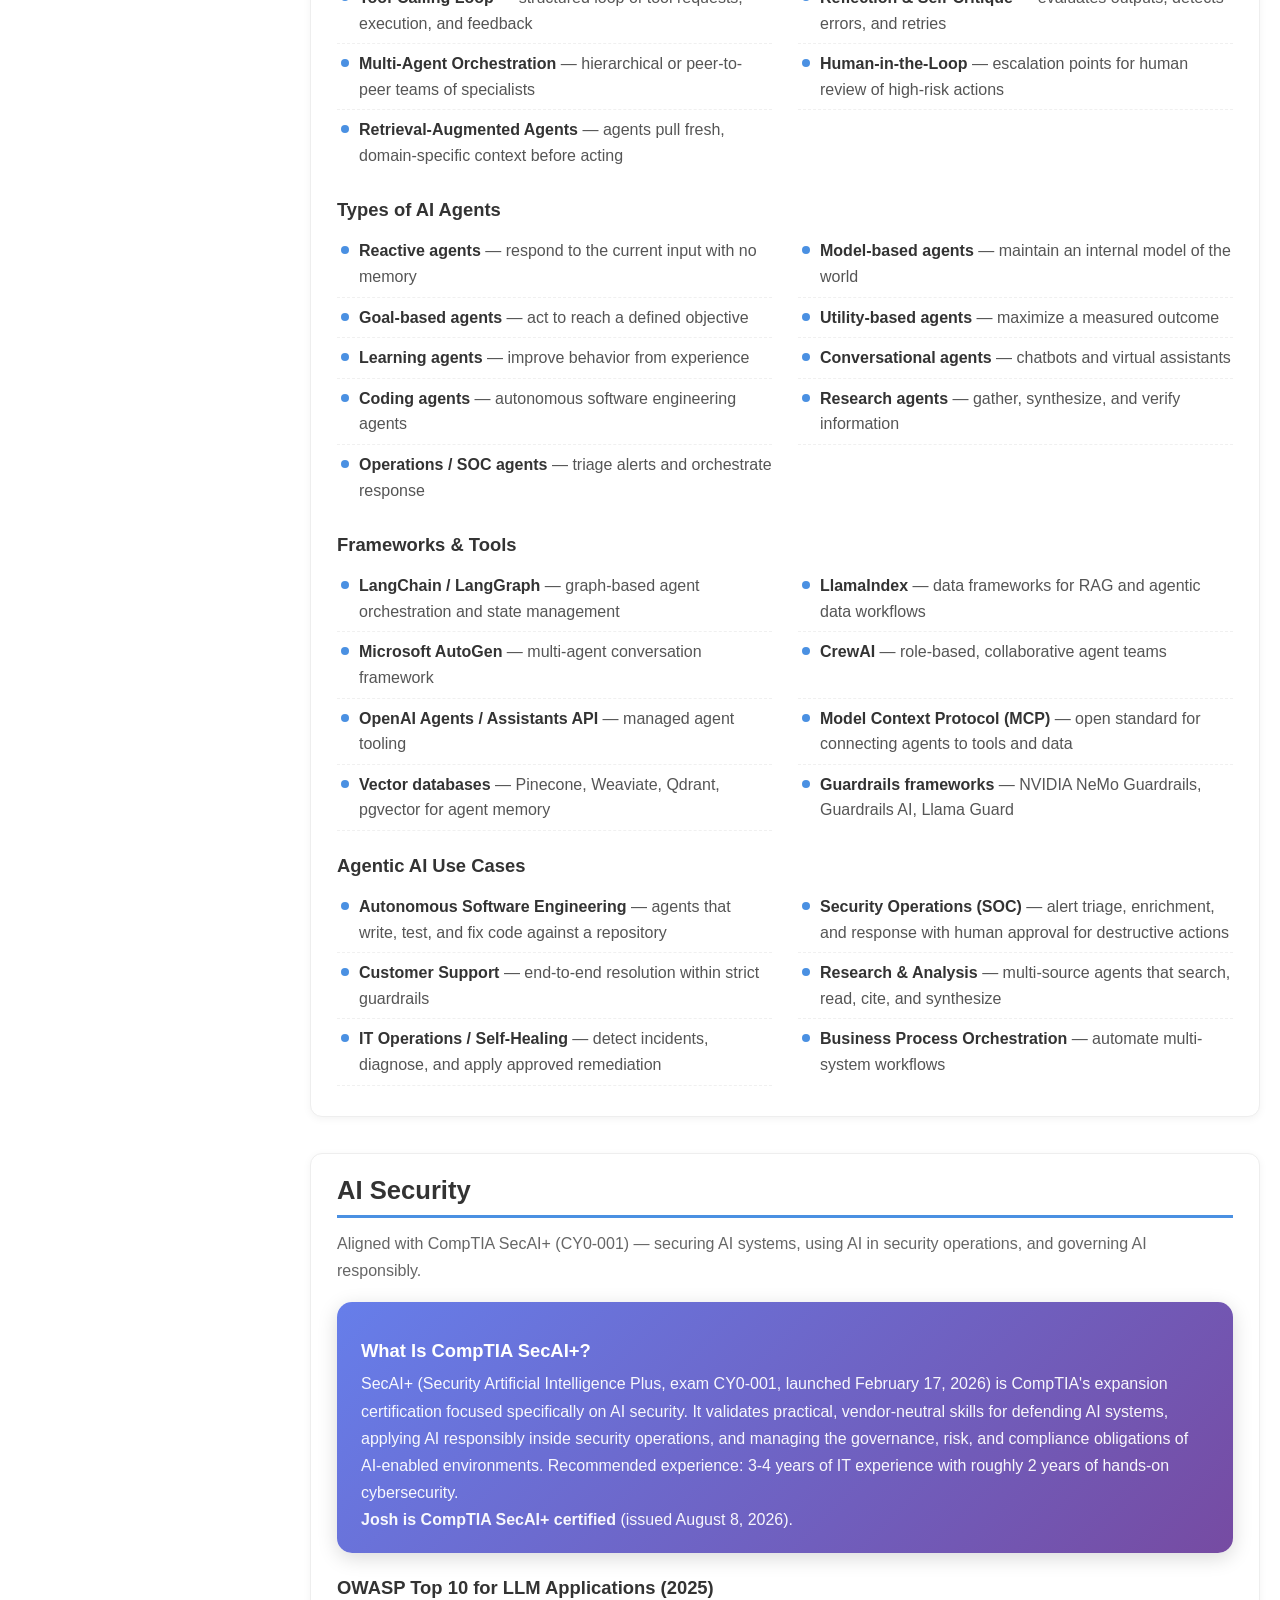
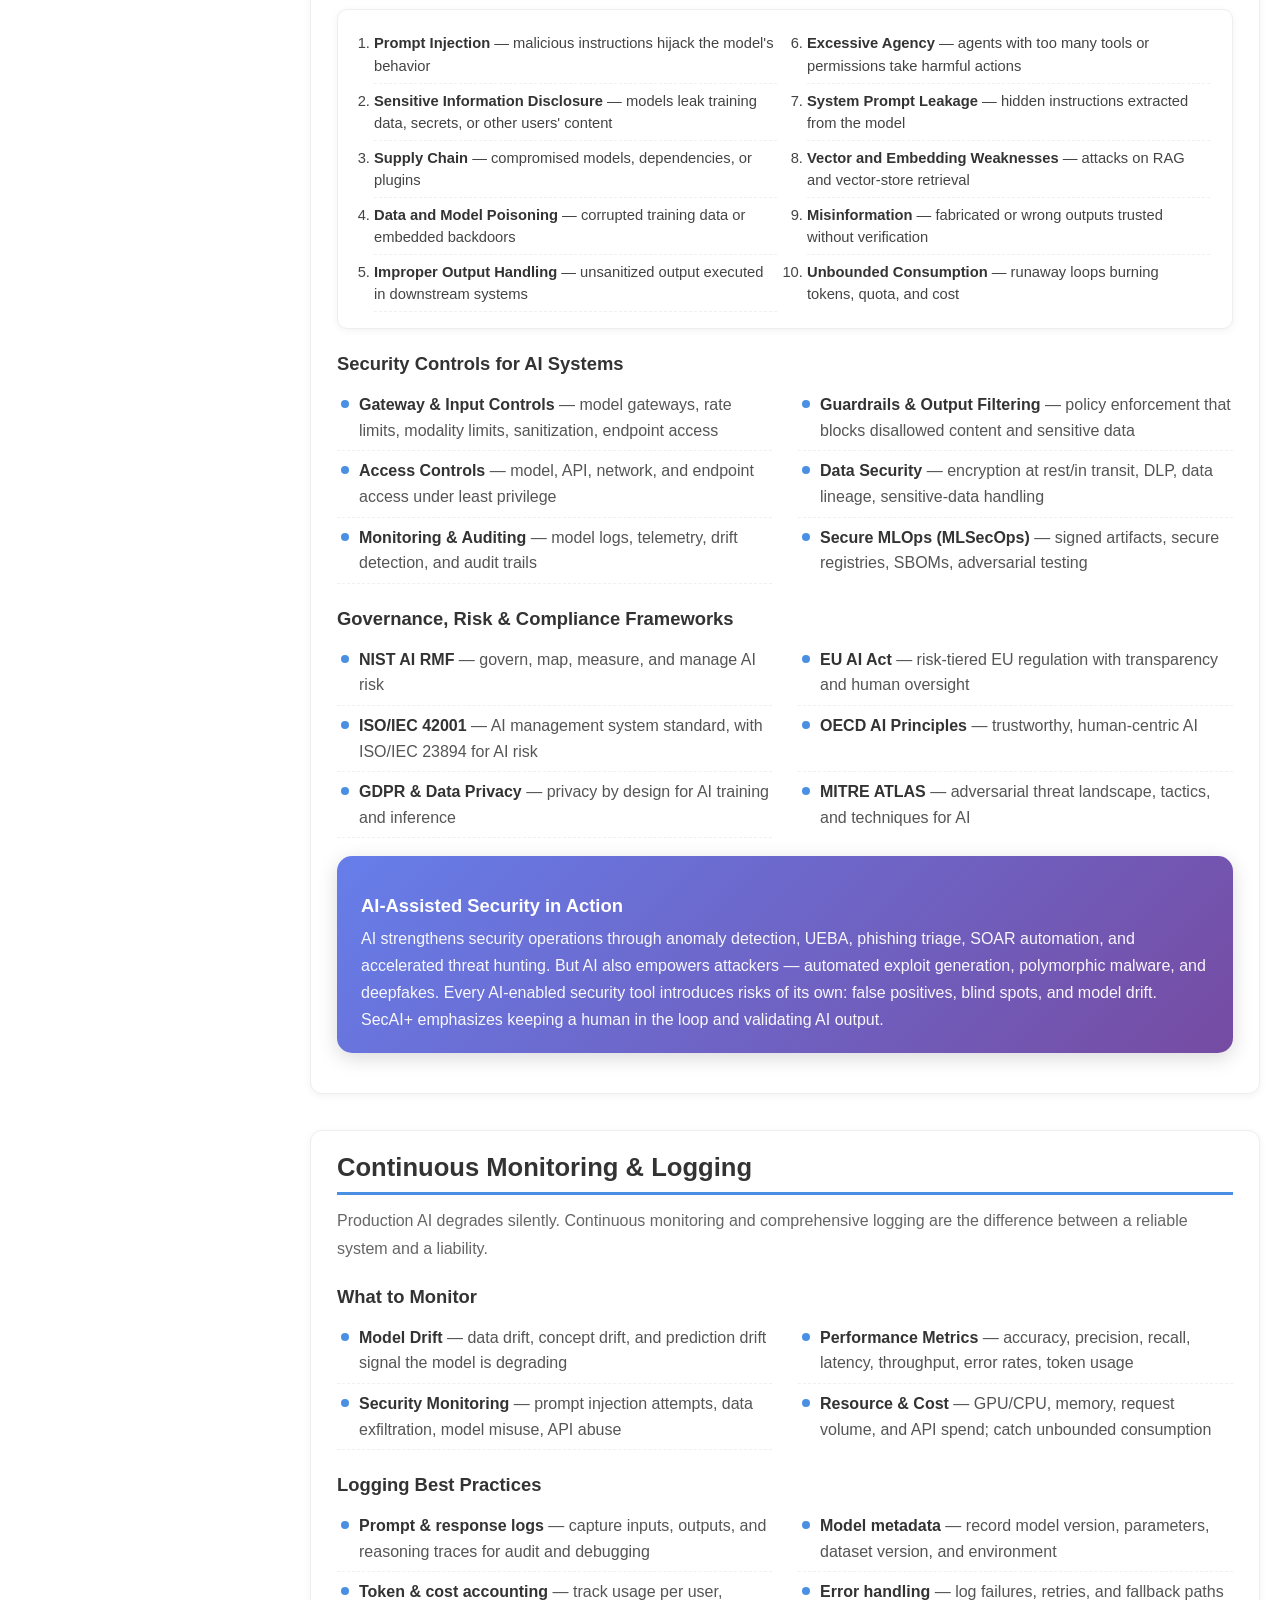
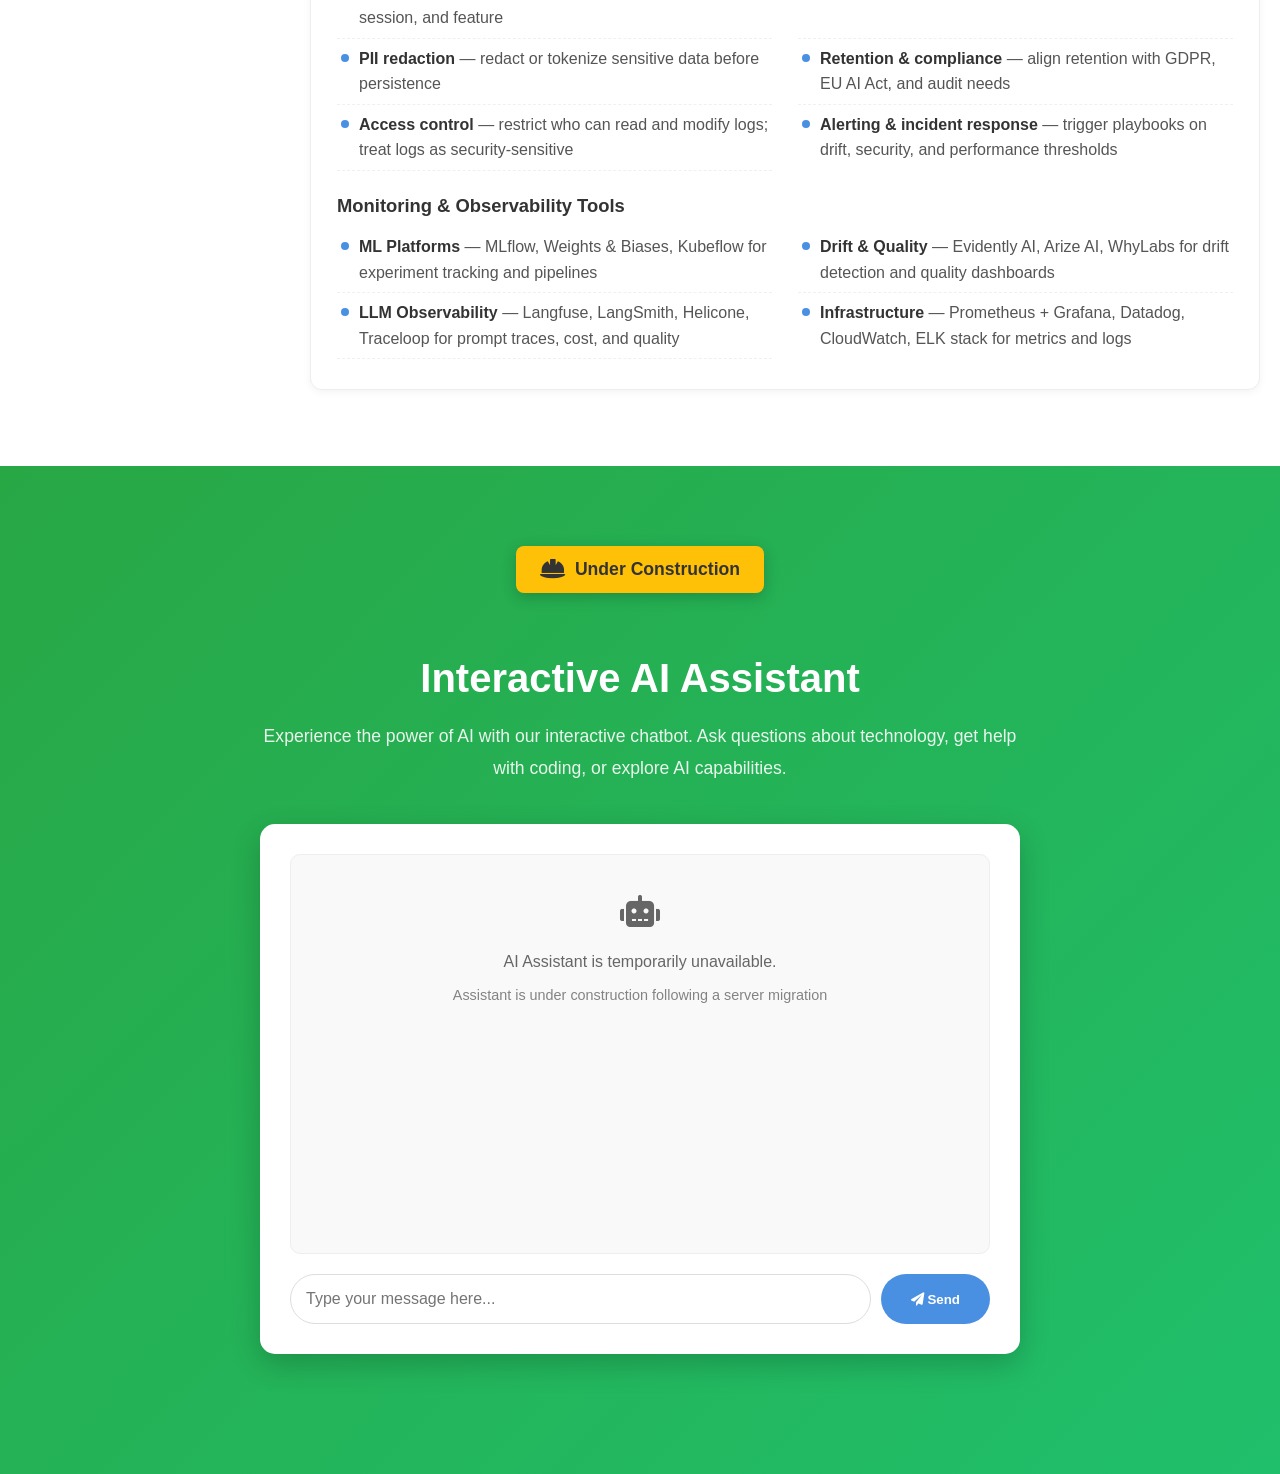
<file: public/ai.html>
<!DOCTYPE html>
<html lang="en">
<head>
    <meta charset="UTF-8">
    <meta name="viewport" content="width=device-width, initial-scale=1.0">
    <title>Josh Sylvia Tech - AI Solutions</title>
    <link rel="stylesheet" href="https://cdnjs.cloudflare.com/ajax/libs/font-awesome/6.0.0/css/all.min.css">
    <link rel="stylesheet" href="css/base.css">
    <link rel="stylesheet" href="css/navigation.css">
    <link rel="stylesheet" href="css/ai.css">
    <link rel="icon" type="image/x-icon" href="favicon.ico">
</head>
<body>
    <!-- Search JavaScript - Must load before navigation -->
    <script src="js/search-functions.js"></script>
    <script src="js/nav.js"></script>
    
    <!-- Navigation Component -->
    <div id="navigation-container"></div>

    <!-- AI Hero Section -->
    <section class="ai-hero">
        <div class="ai-hero-content">
            <h1 class="ai-hero-title">AI & Automation Solutions</h1>
            <p class="ai-hero-subtitle">
                Harnessing the power of artificial intelligence to build intelligent, scalable solutions for modern challenges
            </p>
        </div>
    </section>

    <!-- Main Content Container with Sidebar TOC -->
    <div class="ai-layout">
        <!-- Left Sidebar - Table of Contents -->
        <aside class="toc-sidebar">
            <button class="toc-toggle" id="tocToggle">
                <i class="fas fa-bars"></i> Table of Contents
            </button>
            <nav class="toc-nav" id="tocNav">
                <h3 class="toc-title">Topics</h3>
                <ul class="toc-list">
                    <li><a href="#ai-lifecycle" class="toc-link">AI/ML Lifecycle</a></li>
                    <li><a href="#ai-roles" class="toc-link">AI Roles &amp; Careers</a></li>
                    <li><a href="#mcp" class="toc-link">MCP Integration</a></li>
                    <li><a href="#rag" class="toc-link">Retrieval-Augmented Generation</a></li>
                    <li><a href="#agentic-ai" class="toc-link">Agentic AI</a></li>
                    <li><a href="#ai-security" class="toc-link">AI Security (SecAI+)</a>
                        <ul class="toc-sublist">
                            <li><a href="#owasp-llm" class="toc-link">OWASP Top 10 for LLMs</a></li>
                            <li><a href="#ai-controls" class="toc-link">AI Security Controls</a></li>
                            <li><a href="#ai-grc" class="toc-link">AI GRC Frameworks</a></li>
                        </ul>
                    </li>
                    <li><a href="#monitoring-logging" class="toc-link">Monitoring &amp; Logging</a></li>
                    <li><a href="#chatbot" class="toc-link">AI Assistant</a></li>
                </ul>
            </nav>
        </aside>

        <!-- Main Content Area -->
        <main class="ai-content">

            <!-- AI Lifecycle Section -->
            <section id="ai-lifecycle" class="content-section">
                <h2 class="section-title">AI/ML Lifecycle</h2>
                <p class="section-intro">
                    From business problem to production and retirement — every stage introduces security, governance, and quality considerations.
                </p>

                <div class="lifecycle-circle" role="img" aria-label="AI/ML lifecycle circle">
                    <span class="lc-center">AI/ML<br>Lifecycle</span>
                    <div class="lc-node" style="transform: rotate(0deg) translate(0, calc(-1*var(--r))) rotate(0deg);" title="1. Problem Definition"><span class="lc-num">01</span><span class="lc-label">Problem</span></div>
                    <div class="lc-node" style="transform: rotate(30deg) translate(0, calc(-1*var(--r))) rotate(-30deg);" title="2. Data Collection"><span class="lc-num">02</span><span class="lc-label">Data</span></div>
                    <div class="lc-node" style="transform: rotate(60deg) translate(0, calc(-1*var(--r))) rotate(-60deg);" title="3. Data Preparation"><span class="lc-num">03</span><span class="lc-label">Prepare</span></div>
                    <div class="lc-node" style="transform: rotate(90deg) translate(0, calc(-1*var(--r))) rotate(-90deg);" title="4. Feature Engineering"><span class="lc-num">04</span><span class="lc-label">Features</span></div>
                    <div class="lc-node" style="transform: rotate(120deg) translate(0, calc(-1*var(--r))) rotate(-120deg);" title="5. Model Training"><span class="lc-num">05</span><span class="lc-label">Train</span></div>
                    <div class="lc-node" style="transform: rotate(150deg) translate(0, calc(-1*var(--r))) rotate(-150deg);" title="6. Evaluation & Validation"><span class="lc-num">06</span><span class="lc-label">Evaluate</span></div>
                    <div class="lc-node" style="transform: rotate(180deg) translate(0, calc(-1*var(--r))) rotate(-180deg);" title="7. Model Registration"><span class="lc-num">07</span><span class="lc-label">Register</span></div>
                    <div class="lc-node" style="transform: rotate(210deg) translate(0, calc(-1*var(--r))) rotate(-210deg);" title="8. Deployment"><span class="lc-num">08</span><span class="lc-label">Deploy</span></div>
                    <div class="lc-node" style="transform: rotate(240deg) translate(0, calc(-1*var(--r))) rotate(-240deg);" title="9. Monitoring & Observability"><span class="lc-num">09</span><span class="lc-label">Monitor</span></div>
                    <div class="lc-node" style="transform: rotate(270deg) translate(0, calc(-1*var(--r))) rotate(-270deg);" title="10. Governance & Compliance"><span class="lc-num">10</span><span class="lc-label">Govern</span></div>
                    <div class="lc-node" style="transform: rotate(300deg) translate(0, calc(-1*var(--r))) rotate(-300deg);" title="11. Maintenance & Retraining"><span class="lc-num">11</span><span class="lc-label">Retrain</span></div>
                    <div class="lc-node" style="transform: rotate(330deg) translate(0, calc(-1*var(--r))) rotate(-330deg);" title="12. Retirement"><span class="lc-num">12</span><span class="lc-label">Retire</span></div>
                </div>

                <ol class="lc-legend">
                    <li><strong>Problem Definition</strong> — clarify the business goal, success metrics, feasibility, and ethical constraints</li>
                    <li><strong>Data Collection &amp; Acquisition</strong> — source, license, and vet data; verify provenance to prevent poisoning</li>
                    <li><strong>Data Preparation &amp; Labeling</strong> — clean and label; detect bias; protect PII and sensitive data</li>
                    <li><strong>Feature Engineering</strong> — select and construct features; track lineage for reproducibility</li>
                    <li><strong>Model Training</strong> — reproducible runs with hyperparameters, data version, and code version logged</li>
                    <li><strong>Evaluation &amp; Validation</strong> — test on held-out and adversarial cases; measure accuracy, fairness, robustness</li>
                    <li><strong>Model Registration</strong> — register in a model registry with metadata, approvals, and version control</li>
                    <li><strong>Deployment</strong> — batch, real-time API, or edge with access controls, rate limits, and observability</li>
                    <li><strong>Monitoring &amp; Observability</strong> — track drift, performance, latency, cost, and security events continuously</li>
                    <li><strong>Governance &amp; Compliance</strong> — document and audit behavior for NIST AI RMF, EU AI Act, ISO 42001</li>
                    <li><strong>Maintenance &amp; Retraining</strong> — trigger retraining on drift; promote and roll back with CI/CD</li>
                    <li><strong>Retirement</strong> — decommission cleanly, archive artifacts and logs, migrate consumers</li>
                </ol>
            </section>

            <!-- AI Roles Section -->
            <section id="ai-roles" class="content-section">
                <h2 class="section-title">AI Roles &amp; Career Paths</h2>
                <p class="section-intro">
                    AI organizations are built on clearly defined roles. Numbered in pipeline order — from defining the problem to governing the deployed system — here are the core positions and the skills they require.
                </p>

                <div class="roles-list">
                    <div class="role-row">
                        <h4 class="role-name"><span class="role-num">1</span> AI Product Manager <span class="role-badge">Product</span></h4>
                        <p class="role-jd"><strong>Problem Definition:</strong> Owns the vision, roadmap, and delivery of AI products — translating technical capability into business value and coordinating teams, stakeholders, and risk.</p>
                        <p class="role-meta"><strong>Skills:</strong> Product Strategy · Roadmapping · ML Fundamentals · Stakeholder Mgmt · Metrics · Risk</p>
                    </div>

                    <div class="role-row">
                        <h4 class="role-name"><span class="role-num">2</span> Data Engineer <span class="role-badge">Data</span></h4>
                        <p class="role-jd"><strong>Data Collection:</strong> Builds the pipelines and infrastructure that make data available, reliable, and fast for analysis and ML, owning data flow from source to consumption.</p>
                        <p class="role-meta"><strong>Skills:</strong> SQL · Python · Spark · Airflow · dbt · Snowflake/BigQuery · Kafka</p>
                    </div>

                    <div class="role-row">
                        <h4 class="role-name"><span class="role-num">3</span> Data Scientist <span class="role-badge">Data</span></h4>
                        <p class="role-jd"><strong>Data Preparation:</strong> Extracts insight and builds predictive models from data, translating business questions into measurable ML problems and communicating results clearly to stakeholders.</p>
                        <p class="role-meta"><strong>Skills:</strong> Python · Pandas · Scikit-learn · SQL · Statistics · Jupyter · Matplotlib</p>
                    </div>

                    <div class="role-row">
                        <h4 class="role-name"><span class="role-num">4</span> ML Research Scientist <span class="role-badge">Research</span></h4>
                        <p class="role-jd"><strong>Model Training:</strong> Advances the state of the art in machine learning through novel algorithms, rigorous experiments, and publications, focusing on new model architectures and training methods.</p>
                        <p class="role-meta"><strong>Skills:</strong> Python · PyTorch · Linear Algebra · Deep Learning · Research Methods · Distributed Training</p>
                    </div>

                    <div class="role-row">
                        <h4 class="role-name"><span class="role-num">5</span> AI/ML Engineer <span class="role-badge">Engineering</span></h4>
                        <p class="role-jd"><strong>Feature &amp; Training:</strong> Builds and productionizes ML models and systems end to end — implementing algorithms, deploying reliable services, and integrating them with applications.</p>
                        <p class="role-meta"><strong>Skills:</strong> Python · PyTorch · TensorFlow · FastAPI · Docker · Distributed Systems</p>
                    </div>

                    <div class="role-row">
                        <h4 class="role-name"><span class="role-num">6</span> AI Engineer (GenAI/LLM) <span class="role-badge">Engineering</span></h4>
                        <p class="role-jd"><strong>Evaluation &amp; Deployment:</strong> Builds generative AI applications — RAG pipelines, chatbots, and agentic systems — using LLMs, embeddings, and orchestration frameworks, connected to real business workflows.</p>
                        <p class="role-meta"><strong>Skills:</strong> Python · LangChain/LangGraph · Vector DBs · OpenAI APIs · MCP · Prompting · RAG</p>
                    </div>

                    <div class="role-row">
                        <h4 class="role-name"><span class="role-num">7</span> Prompt Engineer <span class="role-badge">Engineering</span></h4>
                        <p class="role-jd"><strong>Evaluation:</strong> Designs and optimizes the instructions that guide LLM and agent behavior — turning vague requirements into precise, reliable system prompts and evaluation suites.</p>
                        <p class="role-meta"><strong>Skills:</strong> LLMs · Prompting Techniques · Python · Evaluation · Red Teaming · RAG</p>
                    </div>

                    <div class="role-row">
                        <h4 class="role-name"><span class="role-num">8</span> NLP Engineer <span class="role-badge">Engineering</span></h4>
                        <p class="role-jd"><strong>Language Models:</strong> Builds systems that process and generate language — from search and classification to translation and conversational AI.</p>
                        <p class="role-meta"><strong>Skills:</strong> Python · PyTorch · Transformers · spaCy · NLTK · Vector Search · Evaluation</p>
                    </div>

                    <div class="role-row">
                        <h4 class="role-name"><span class="role-num">9</span> Computer Vision Engineer <span class="role-badge">Engineering</span></h4>
                        <p class="role-jd"><strong>Vision Models:</strong> Builds systems that understand images and video — object detection, segmentation, facial recognition, and generative visual media.</p>
                        <p class="role-meta"><strong>Skills:</strong> Python · PyTorch · OpenCV · CNNs · Vision Transformers · ONNX · Edge Deployment</p>
                    </div>

                    <div class="role-row">
                        <h4 class="role-name"><span class="role-num">10</span> MLOps Engineer <span class="role-badge">Operations</span></h4>
                        <p class="role-jd"><strong>Deployment &amp; Monitoring:</strong> Bridges data science and IT operations — building and maintaining the infrastructure that trains, deploys, and monitors ML models in production, with emphasis on automation and reliability.</p>
                        <p class="role-meta"><strong>Skills:</strong> Docker · Kubernetes · MLflow · Python · CI/CD · Terraform · AWS/GCP/Azure</p>
                    </div>

                    <div class="role-row">
                        <h4 class="role-name"><span class="role-num">11</span> AI Security Architect <span class="role-badge">Security</span></h4>
                        <p class="role-jd"><strong>Security Across the Lifecycle:</strong> Designs and oversees security for AI systems end to end — data pipelines, training infrastructure, deployed models, and agentic workloads — aligned with NIST AI RMF, OWASP LLM Top 10, and MITRE ATLAS.</p>
                        <p class="role-meta"><strong>Skills:</strong> Threat Modeling · OWASP LLM Top 10 · NIST AI RMF · MITRE ATLAS · Zero Trust · Python · Cloud Security</p>
                    </div>

                    <div class="role-row">
                        <h4 class="role-name"><span class="role-num">12</span> AI Governance &amp; Ethics Officer <span class="role-badge">Governance</span></h4>
                        <p class="role-jd"><strong>Governance &amp; Compliance:</strong> Ensures AI is deployed responsibly, ethically, and in compliance with law and policy — owning governance structures, risk registers, and audit processes.</p>
                        <p class="role-meta"><strong>Skills:</strong> GRC · NIST AI RMF · EU AI Act · ISO 42001 · GDPR · Data Privacy · Audit</p>
                    </div>
                </div>
            </section>

            <!-- MCP Integration Section -->
            <section id="mcp" class="content-section">
                <h2 class="section-title">MCP Integration</h2>
                <p class="section-intro">
                    Model Context Protocol (MCP) connects AI models to tools, data, and context in a standardized way — the foundation of this site's agentic architecture.
                </p>
                <ul class="status-strip">
                    <li><span class="status-dot on"></span><strong>MCP Server</strong> — Connected. Docker container running the MCP server for seamless AI model integration and context management.</li>
                    <li><span class="status-dot on"></span><strong>Available Models</strong> — Active. Multiple AI models available through the MCP protocol for different use cases.</li>
                    <li><span class="status-dot on"></span><strong>Context Management</strong> — Enabled. Intelligent context sharing between models and applications for consistent, informed responses.</li>
                </ul>
            </section>

            <!-- RAG Implementation Section -->
            <section id="rag" class="content-section">
                <h2 class="section-title">Retrieval-Augmented Generation (RAG)</h2>
                <p class="section-intro">
                    RAG grounds LLM answers in retrieved knowledge instead of relying on the model's memory alone.
                </p>
                <ul class="plain-list">
                    <li><strong>Elastic Search</strong> — comprehensive index covering cybersecurity, cloud architecture, DevOps, and AI development with 12+ specialized documents.</li>
                    <li><strong>Document Retrieval</strong> — matches user queries with relevant expertise content using keyword and semantic analysis.</li>
                    <li><strong>Context-Aware Responses</strong> — dynamic system prompts inject retrieved context into LLM requests for accurate, detailed answers.</li>
                </ul>
                <div class="docker-info compact">
                    <strong>Process:</strong> User Query → Document Retrieval → Context Injection → LLM Response<br>
                    <strong>Integration:</strong> Real-time context injection with Groq llama-3.1-8b-instant &nbsp;·&nbsp; <strong>Performance:</strong> Sub-second document retrieval
                </div>
            </section>

            <!-- Agentic AI Section -->
            <section id="agentic-ai" class="content-section">
                <h2 class="section-title">Agentic AI</h2>
                <p class="section-intro">
                    Autonomous AI systems that plan, reason, and act to achieve goals — using tools, memory, and guardrails instead of just generating text.
                </p>
                <p>
                    Agentic AI refers to systems that autonomously pursue goals, make decisions, and take action. Rather than answering a single prompt, an agent perceives its environment, plans a sequence of steps, invokes tools, observes results, and iterates until the objective is met within defined guardrails.
                </p>

                <h3 class="subsection-title">Core Capabilities</h3>
                <ul class="plain-list cols-2">
                    <li><strong>Autonomy</strong> — goal-directed behavior with limited supervision</li>
                    <li><strong>Tool use</strong> — APIs, code execution, web search, databases, MCP servers</li>
                    <li><strong>Memory</strong> — short-term working context plus long-term knowledge</li>
                    <li><strong>Planning &amp; reasoning</strong> — decomposing complex goals into subtasks</li>
                    <li><strong>Reflection</strong> — self-critique, error correction, and retries</li>
                    <li><strong>Multi-agent orchestration</strong> — specialized agents that collaborate</li>
                </ul>

                <h3 class="subsection-title">Architecture Components</h3>
                <ul class="plain-list cols-2">
                    <li><strong>Reasoning Engine</strong> — the LLM that plans, reasons, and decides via structured outputs and function calling</li>
                    <li><strong>System Prompt / Persona</strong> — defines role, constraints, and permitted behavior; a leakable security boundary</li>
                    <li><strong>Tools &amp; Function Calling</strong> — APIs, code interpreters, file systems, and MCP servers (each a potential attack surface)</li>
                    <li><strong>Memory Systems</strong> — working memory plus long-term semantic/episodic memory in vector databases</li>
                    <li><strong>Orchestrator / Planner</strong> — coordinates subtasks and tracks progress (ReAct, plan-and-execute)</li>
                    <li><strong>Guardrails &amp; Policies</strong> — enforce allowed actions and block disallowed outputs</li>
                    <li><strong>Observability &amp; Telemetry</strong> — full traces of reasoning, tool calls, costs, and outputs for audit</li>
                </ul>

                <h3 class="subsection-title">Agentic Design Patterns</h3>
                <ul class="plain-list cols-2">
                    <li><strong>ReAct (Reason + Act)</strong> — interleaves reasoning with actions and observation</li>
                    <li><strong>Plan-and-Execute</strong> — separates high-level planning from step-by-step execution</li>
                    <li><strong>Tool-Calling Loop</strong> — structured loop of tool requests, execution, and feedback</li>
                    <li><strong>Reflection &amp; Self-Critique</strong> — evaluates outputs, detects errors, and retries</li>
                    <li><strong>Multi-Agent Orchestration</strong> — hierarchical or peer-to-peer teams of specialists</li>
                    <li><strong>Human-in-the-Loop</strong> — escalation points for human review of high-risk actions</li>
                    <li><strong>Retrieval-Augmented Agents</strong> — agents pull fresh, domain-specific context before acting</li>
                </ul>

                <h3 class="subsection-title">Types of AI Agents</h3>
                <ul class="plain-list cols-2">
                    <li><strong>Reactive agents</strong> — respond to the current input with no memory</li>
                    <li><strong>Model-based agents</strong> — maintain an internal model of the world</li>
                    <li><strong>Goal-based agents</strong> — act to reach a defined objective</li>
                    <li><strong>Utility-based agents</strong> — maximize a measured outcome</li>
                    <li><strong>Learning agents</strong> — improve behavior from experience</li>
                    <li><strong>Conversational agents</strong> — chatbots and virtual assistants</li>
                    <li><strong>Coding agents</strong> — autonomous software engineering agents</li>
                    <li><strong>Research agents</strong> — gather, synthesize, and verify information</li>
                    <li><strong>Operations / SOC agents</strong> — triage alerts and orchestrate response</li>
                </ul>

                <h3 class="subsection-title">Frameworks &amp; Tools</h3>
                <ul class="plain-list cols-2">
                    <li><strong>LangChain / LangGraph</strong> — graph-based agent orchestration and state management</li>
                    <li><strong>LlamaIndex</strong> — data frameworks for RAG and agentic data workflows</li>
                    <li><strong>Microsoft AutoGen</strong> — multi-agent conversation framework</li>
                    <li><strong>CrewAI</strong> — role-based, collaborative agent teams</li>
                    <li><strong>OpenAI Agents / Assistants API</strong> — managed agent tooling</li>
                    <li><strong>Model Context Protocol (MCP)</strong> — open standard for connecting agents to tools and data</li>
                    <li><strong>Vector databases</strong> — Pinecone, Weaviate, Qdrant, pgvector for agent memory</li>
                    <li><strong>Guardrails frameworks</strong> — NVIDIA NeMo Guardrails, Guardrails AI, Llama Guard</li>
                </ul>

                <h3 class="subsection-title">Agentic AI Use Cases</h3>
                <ul class="plain-list cols-2">
                    <li><strong>Autonomous Software Engineering</strong> — agents that write, test, and fix code against a repository</li>
                    <li><strong>Security Operations (SOC)</strong> — alert triage, enrichment, and response with human approval for destructive actions</li>
                    <li><strong>Customer Support</strong> — end-to-end resolution within strict guardrails</li>
                    <li><strong>Research &amp; Analysis</strong> — multi-source agents that search, read, cite, and synthesize</li>
                    <li><strong>IT Operations / Self-Healing</strong> — detect incidents, diagnose, and apply approved remediation</li>
                    <li><strong>Business Process Orchestration</strong> — automate multi-system workflows</li>
                </ul>
            </section>

            <!-- AI Security Section -->
            <section id="ai-security" class="content-section">
                <h2 class="section-title">AI Security</h2>
                <p class="section-intro">
                    Aligned with CompTIA SecAI+ (CY0-001) — securing AI systems, using AI in security operations, and governing AI responsibly.
                </p>

                <div class="highlight-box compact">
                    <h3>What Is CompTIA SecAI+?</h3>
                    <p>SecAI+ (Security Artificial Intelligence Plus, exam CY0-001, launched February 17, 2026) is CompTIA's expansion certification focused specifically on AI security. It validates practical, vendor-neutral skills for defending AI systems, applying AI responsibly inside security operations, and managing the governance, risk, and compliance obligations of AI-enabled environments. Recommended experience: 3-4 years of IT experience with roughly 2 years of hands-on cybersecurity.</p>
                    <p><strong>Josh is CompTIA SecAI+ certified</strong> (issued August 8, 2026).</p>
                </div>

                <h3 id="owasp-llm" class="subsection-title">OWASP Top 10 for LLM Applications (2025)</h3>
                <ol class="owasp-list">
                    <li><strong>Prompt Injection</strong> — malicious instructions hijack the model's behavior</li>
                    <li><strong>Sensitive Information Disclosure</strong> — models leak training data, secrets, or other users' content</li>
                    <li><strong>Supply Chain</strong> — compromised models, dependencies, or plugins</li>
                    <li><strong>Data and Model Poisoning</strong> — corrupted training data or embedded backdoors</li>
                    <li><strong>Improper Output Handling</strong> — unsanitized output executed in downstream systems</li>
                    <li><strong>Excessive Agency</strong> — agents with too many tools or permissions take harmful actions</li>
                    <li><strong>System Prompt Leakage</strong> — hidden instructions extracted from the model</li>
                    <li><strong>Vector and Embedding Weaknesses</strong> — attacks on RAG and vector-store retrieval</li>
                    <li><strong>Misinformation</strong> — fabricated or wrong outputs trusted without verification</li>
                    <li><strong>Unbounded Consumption</strong> — runaway loops burning tokens, quota, and cost</li>
                </ol>

                <h3 id="ai-controls" class="subsection-title">Security Controls for AI Systems</h3>
                <ul class="plain-list cols-2">
                    <li><strong>Gateway &amp; Input Controls</strong> — model gateways, rate limits, modality limits, sanitization, endpoint access</li>
                    <li><strong>Guardrails &amp; Output Filtering</strong> — policy enforcement that blocks disallowed content and sensitive data</li>
                    <li><strong>Access Controls</strong> — model, API, network, and endpoint access under least privilege</li>
                    <li><strong>Data Security</strong> — encryption at rest/in transit, DLP, data lineage, sensitive-data handling</li>
                    <li><strong>Monitoring &amp; Auditing</strong> — model logs, telemetry, drift detection, and audit trails</li>
                    <li><strong>Secure MLOps (MLSecOps)</strong> — signed artifacts, secure registries, SBOMs, adversarial testing</li>
                </ul>

                <h3 id="ai-grc" class="subsection-title">Governance, Risk &amp; Compliance Frameworks</h3>
                <ul class="plain-list cols-2">
                    <li><strong>NIST AI RMF</strong> — govern, map, measure, and manage AI risk</li>
                    <li><strong>EU AI Act</strong> — risk-tiered EU regulation with transparency and human oversight</li>
                    <li><strong>ISO/IEC 42001</strong> — AI management system standard, with ISO/IEC 23894 for AI risk</li>
                    <li><strong>OECD AI Principles</strong> — trustworthy, human-centric AI</li>
                    <li><strong>GDPR &amp; Data Privacy</strong> — privacy by design for AI training and inference</li>
                    <li><strong>MITRE ATLAS</strong> — adversarial threat landscape, tactics, and techniques for AI</li>
                </ul>

                <div class="highlight-box compact">
                    <h3>AI-Assisted Security in Action</h3>
                    <p>AI strengthens security operations through anomaly detection, UEBA, phishing triage, SOAR automation, and accelerated threat hunting. But AI also empowers attackers — automated exploit generation, polymorphic malware, and deepfakes. Every AI-enabled security tool introduces risks of its own: false positives, blind spots, and model drift. SecAI+ emphasizes keeping a human in the loop and validating AI output.</p>
                </div>
            </section>

            <!-- Monitoring & Logging Section -->
            <section id="monitoring-logging" class="content-section">
                <h2 class="section-title">Continuous Monitoring &amp; Logging</h2>
                <p class="section-intro">
                    Production AI degrades silently. Continuous monitoring and comprehensive logging are the difference between a reliable system and a liability.
                </p>

                <h3 class="subsection-title">What to Monitor</h3>
                <ul class="plain-list cols-2">
                    <li><strong>Model Drift</strong> — data drift, concept drift, and prediction drift signal the model is degrading</li>
                    <li><strong>Performance Metrics</strong> — accuracy, precision, recall, latency, throughput, error rates, token usage</li>
                    <li><strong>Security Monitoring</strong> — prompt injection attempts, data exfiltration, model misuse, API abuse</li>
                    <li><strong>Resource &amp; Cost</strong> — GPU/CPU, memory, request volume, and API spend; catch unbounded consumption</li>
                </ul>

                <h3 class="subsection-title">Logging Best Practices</h3>
                <ul class="plain-list cols-2">
                    <li><strong>Prompt &amp; response logs</strong> — capture inputs, outputs, and reasoning traces for audit and debugging</li>
                    <li><strong>Model metadata</strong> — record model version, parameters, dataset version, and environment</li>
                    <li><strong>Token &amp; cost accounting</strong> — track usage per user, session, and feature</li>
                    <li><strong>Error handling</strong> — log failures, retries, and fallback paths</li>
                    <li><strong>PII redaction</strong> — redact or tokenize sensitive data before persistence</li>
                    <li><strong>Retention &amp; compliance</strong> — align retention with GDPR, EU AI Act, and audit needs</li>
                    <li><strong>Access control</strong> — restrict who can read and modify logs; treat logs as security-sensitive</li>
                    <li><strong>Alerting &amp; incident response</strong> — trigger playbooks on drift, security, and performance thresholds</li>
                </ul>

                <h3 class="subsection-title">Monitoring &amp; Observability Tools</h3>
                <ul class="plain-list cols-2">
                    <li><strong>ML Platforms</strong> — MLflow, Weights &amp; Biases, Kubeflow for experiment tracking and pipelines</li>
                    <li><strong>Drift &amp; Quality</strong> — Evidently AI, Arize AI, WhyLabs for drift detection and quality dashboards</li>
                    <li><strong>LLM Observability</strong> — Langfuse, LangSmith, Helicone, Traceloop for prompt traces, cost, and quality</li>
                    <li><strong>Infrastructure</strong> — Prometheus + Grafana, Datadog, CloudWatch, ELK stack for metrics and logs</li>
                </ul>
            </section>

        </main>
    </div>

    <!-- Chatbot Section -->
    <section id="chatbot" class="chatbot-section">
        <div class="chatbot-container">
            <div class="construction-notice">
                <i class="fas fa-hard-hat construction-icon"></i>
                <span class="construction-text">Under Construction</span>
                <span class="construction-tooltip">Due to recent server migration, AI assistant full feature broke.</span>
            </div>
            <h2 class="chatbot-title">Interactive AI Assistant</h2>
            <p class="chatbot-description">
                Experience the power of AI with our interactive chatbot. Ask questions about technology, get help with coding, or explore AI capabilities.
            </p>
            <div class="chatbot-interface">
                <div class="chat-messages" id="chatMessages">
                    <div style="text-align: center; color: #666; padding: 20px;">
                        <i class="fas fa-robot" style="font-size: 2rem; margin-bottom: 10px;"></i>
                        <p>AI Assistant is temporarily unavailable.</p>
                        <p style="font-size: 0.9rem; opacity: 0.8;">Assistant is under construction following a server migration</p>
                    </div>
                </div>
                <div class="chat-input">
                    <input type="text" class="chat-input-field" id="chatInput" placeholder="Type your message here..." onkeypress="handleKeyPress(event)">
                    <button class="chat-send-btn" onclick="sendMessage()">
                        <i class="fas fa-paper-plane"></i> Send
                    </button>
                </div>
            </div>
        </div>
    </section>

    <script src="js/ai.js"></script>

    <!-- Load Navigation Component -->
    <script>
        async function loadNavigation() {
            try {
                const response = await fetch('components/navigation.html');
                const navigationHTML = await response.text();
                document.getElementById('navigation-container').innerHTML = navigationHTML;
                
                // Set active page based on current URL
                setActiveNavigation();
            } catch (error) {
                console.error('Error loading navigation:', error);
            }
        }
        
        function setActiveNavigation() {
            const currentPage = window.location.pathname.split('/').pop() || 'index.html';
            const navLinks = document.querySelectorAll('.nav-link');
            const sidebarLinks = document.querySelectorAll('.sidebar-link');
            
            // Remove active classes
            navLinks.forEach(link => link.classList.remove('active'));
            sidebarLinks.forEach(link => link.classList.remove('active'));
            
            // Add active class to current page links
            if (currentPage === 'ai.html') {
                document.querySelector('.nav-link[href="ai.html"]')?.classList.add('active');
                document.querySelector('.sidebar-link[href="ai.html"]')?.classList.add('active');
            }
        }
        
        // Load navigation when page loads
        document.addEventListener('DOMContentLoaded', function() {
            loadNavigation();
        });
    </script>

    <!-- Table of Contents toggle + scroll spy -->
    <script>
        document.addEventListener('DOMContentLoaded', function() {
            const toggle = document.getElementById('tocToggle');
            const nav = document.getElementById('tocNav');

            if (toggle && nav) {
                toggle.addEventListener('click', function() {
                    nav.classList.toggle('active');
                });
            }

            // Smooth scroll and close mobile nav on click
            document.querySelectorAll('.toc-link').forEach(function(link) {
                link.addEventListener('click', function() {
                    if (nav) nav.classList.remove('active');
                });
            });

            // Scroll spy to highlight the active section in the TOC
            const tocLinks = document.querySelectorAll('.toc-list a[href^="#"]');
            const sections = [];
            tocLinks.forEach(function(link) {
                const section = document.querySelector(link.getAttribute('href'));
                if (section) sections.push(section);
            });

            const spy = new IntersectionObserver(function(entries) {
                entries.forEach(function(entry) {
                    if (entry.isIntersecting) {
                        const id = '#' + entry.target.id;
                        tocLinks.forEach(function(link) {
                            link.classList.toggle('active', link.getAttribute('href') === id);
                        });
                    }
                });
            }, { rootMargin: '-20% 0px -70% 0px' });

            sections.forEach(function(section) {
                spy.observe(section);
            });
        });
    </script>
</body>
</html>
</file>
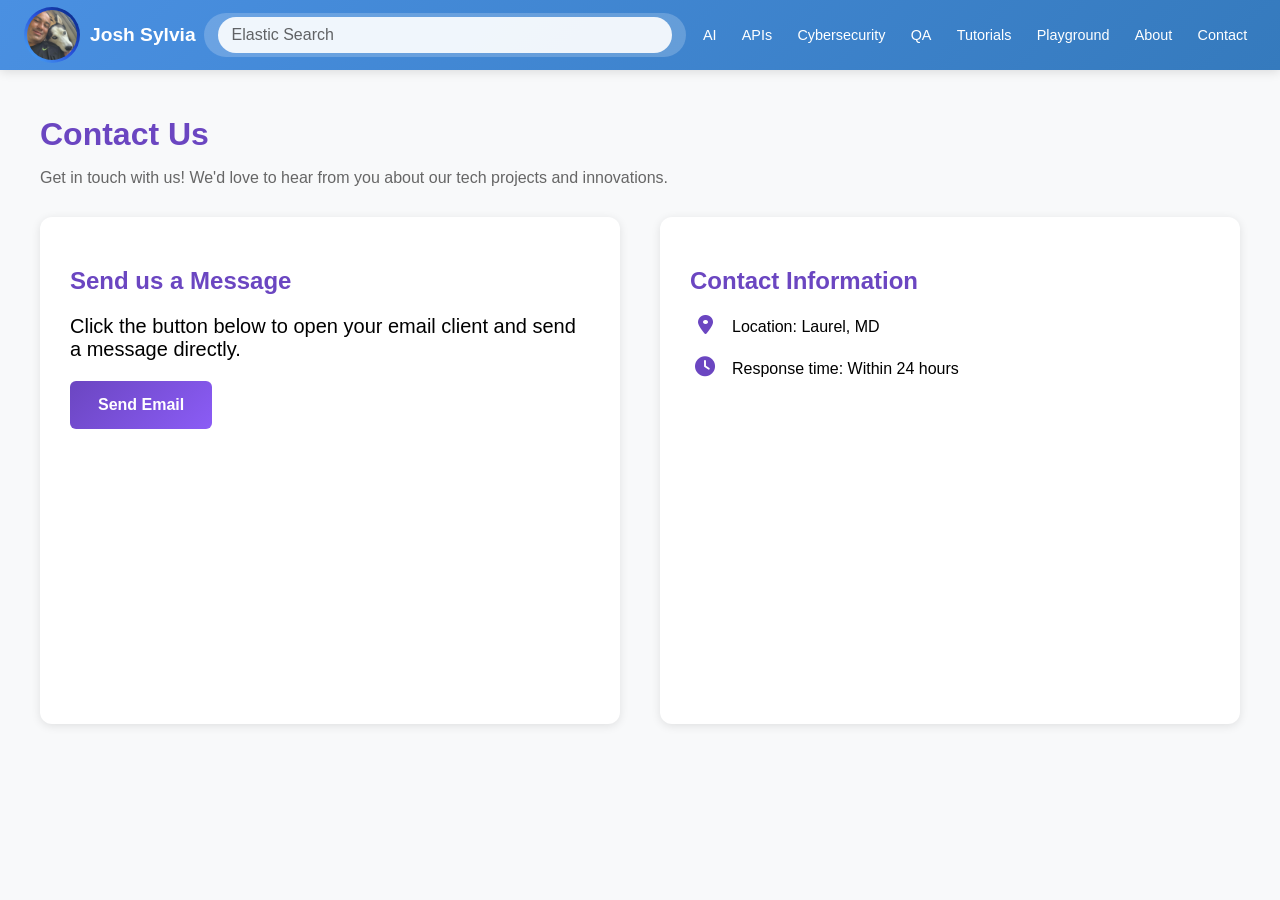
<file: public/contact.html>
<!DOCTYPE html>
<html lang="en">
<head>
    <meta charset="UTF-8">
    <meta name="viewport" content="width=device-width, initial-scale=1.0">
    <title>Contact Josh Sylvia - Principal Software Engineer & Technology Innovator</title>
    <link rel="stylesheet" href="css/base.css">
    <link rel="stylesheet" href="css/main.css">
    <link rel="stylesheet" href="css/navigation.css">
    <link rel="stylesheet" href="css/contact.css">
    <link rel="icon" type="image/x-icon" href="favicon.ico">
    <link rel="stylesheet" href="https://cdnjs.cloudflare.com/ajax/libs/font-awesome/6.0.0/css/all.min.css">
</head>
<body>
    <!-- Search JavaScript - Must load before navigation -->
    <script src="js/search-functions.js"></script>
    <script src="js/nav.js"></script>
    
    <!-- Navigation Component -->
    <div id="navigation-container"></div>

    <!-- Main Content -->
        <main class="main-content">
            <div class="content-wrapper">
                <h1 class="page-title">Contact Us</h1>
                <p class="page-description">Get in touch with us! We'd love to hear from you about our tech projects and innovations.</p>
                
                <div class="contact-container">
                    <div class="contact-form-section">
                        <h2 class="section-title">Send us a Message</h2>
                        <p>Click the button below to open your email client and send a message directly.</p>
                        <a href="mailto:joshsylvia@gmail.com" class="submit-btn">Send Email</a>
                    </div>
                    
                    <div class="contact-info-section">
                        <h2 class="section-title">Contact Information</h2>
                        
                        <div class="contact-info-item">
                            <i class="fas fa-map-marker-alt"></i>
                            <span>Location: Laurel, MD</span>
                        </div>
                        
                        <div class="contact-info-item">
                            <i class="fas fa-clock"></i>
                            <span>Response time: Within 24 hours</span>
                        </div>
                        
                        <div class="map-container">
                            <iframe 
                                src="https://www.openstreetmap.org/export/embed.html?bbox=-77.0835%2C39.0995%2C-77.0635%2C39.1195&layer=mapnik&marker=39.1095%2C-77.0735"
                                allowfullscreen>
                            </iframe>
                        </div>
                    </div>
                </div>
            </div>
        </main>

        <script>
            // Load shared navigation component
            async function loadNavigation() {
                try {
                    const response = await fetch('components/navigation.html');
                    const navigationHTML = await response.text();
                    document.getElementById('navigation-container').innerHTML = navigationHTML;
                    
                    // Set active page based on current URL
                    const currentPage = window.location.pathname;
                    if (currentPage === '/index.html' || currentPage === '/') {
                        document.querySelector('.nav-link[href="index.html"]')?.classList.add('active');
                        document.querySelector('.sidebar-link[href="index.html"]')?.classList.add('active');
                    } else if (currentPage === '/contact.html') {
                        document.querySelector('.nav-link[href="contact.html"]')?.classList.add('active');
                        document.querySelector('.sidebar-link[href="contact.html"]')?.classList.add('active');
                    }
                } catch (error) {
                    console.error('Failed to load navigation:', error);
                }
            }

            // Load navigation when page loads
            document.addEventListener('DOMContentLoaded', loadNavigation);
        </script>
    </body>
</html>
</file>
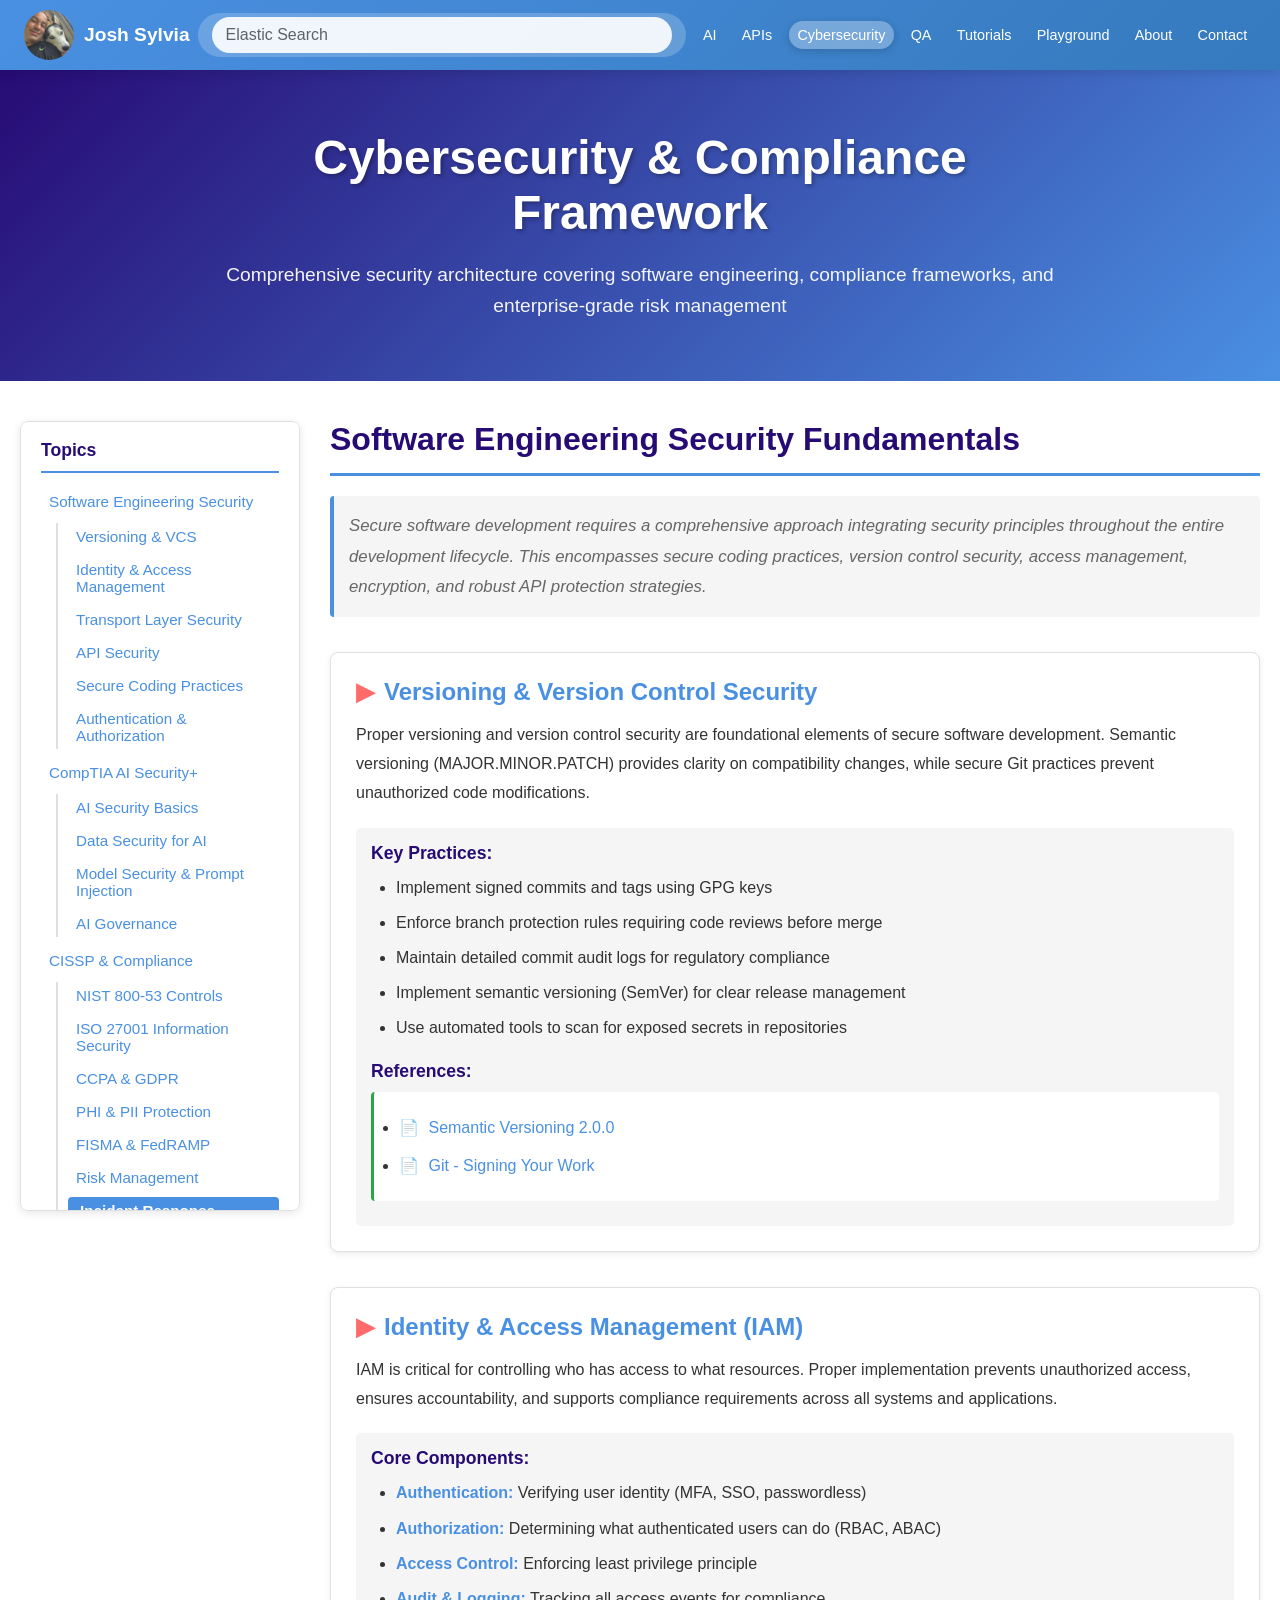
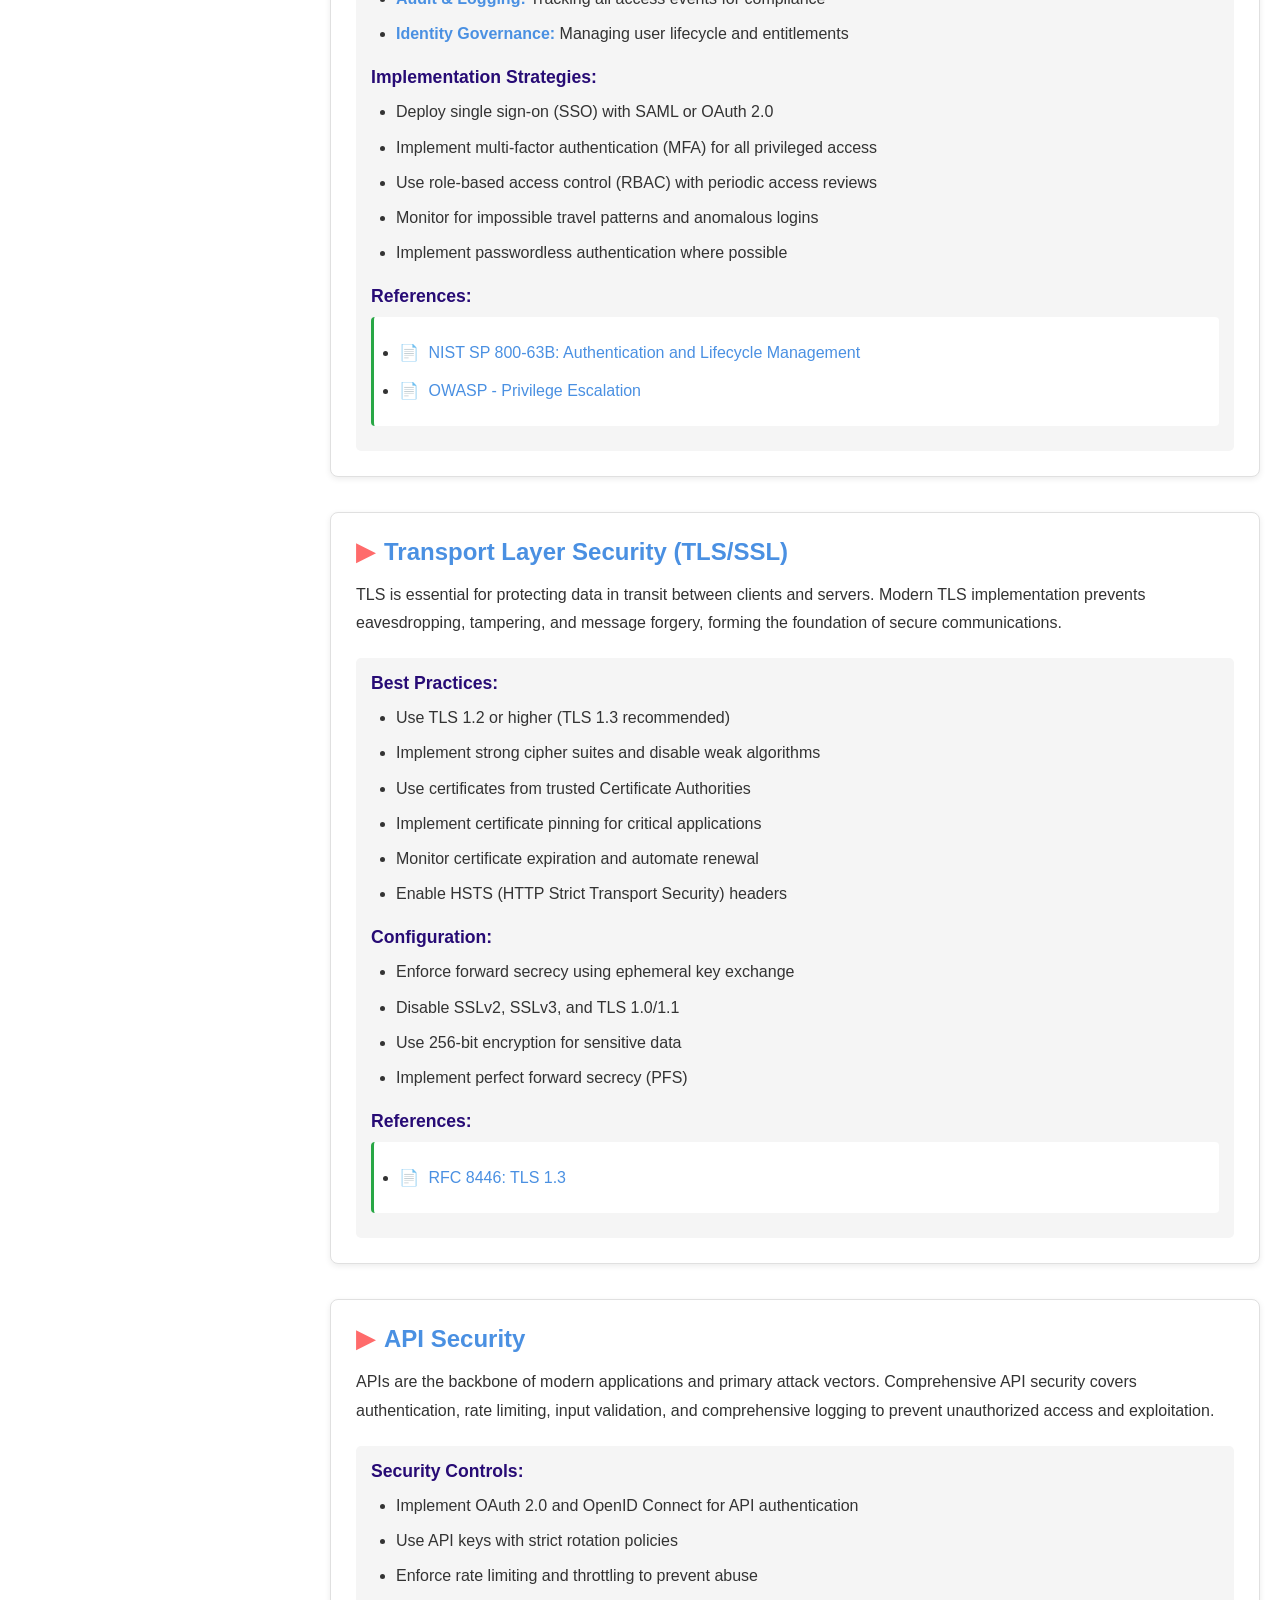
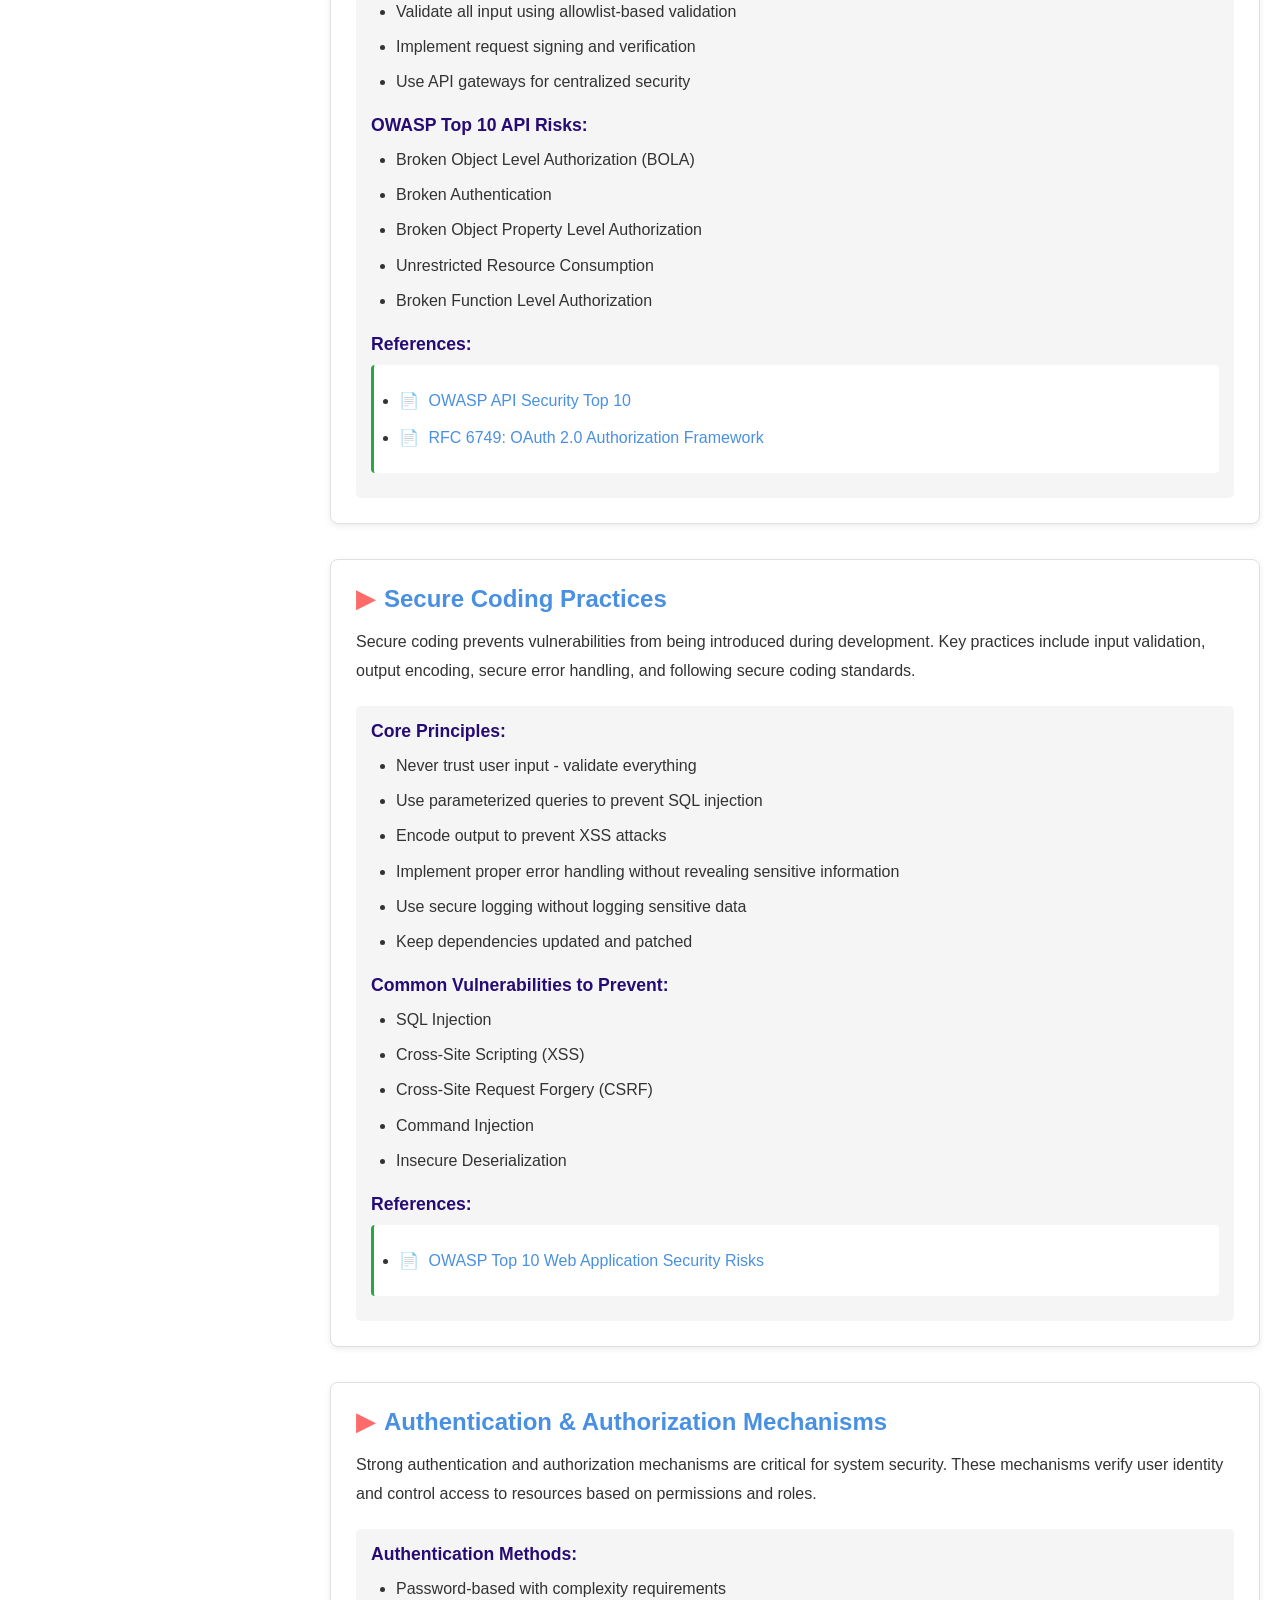
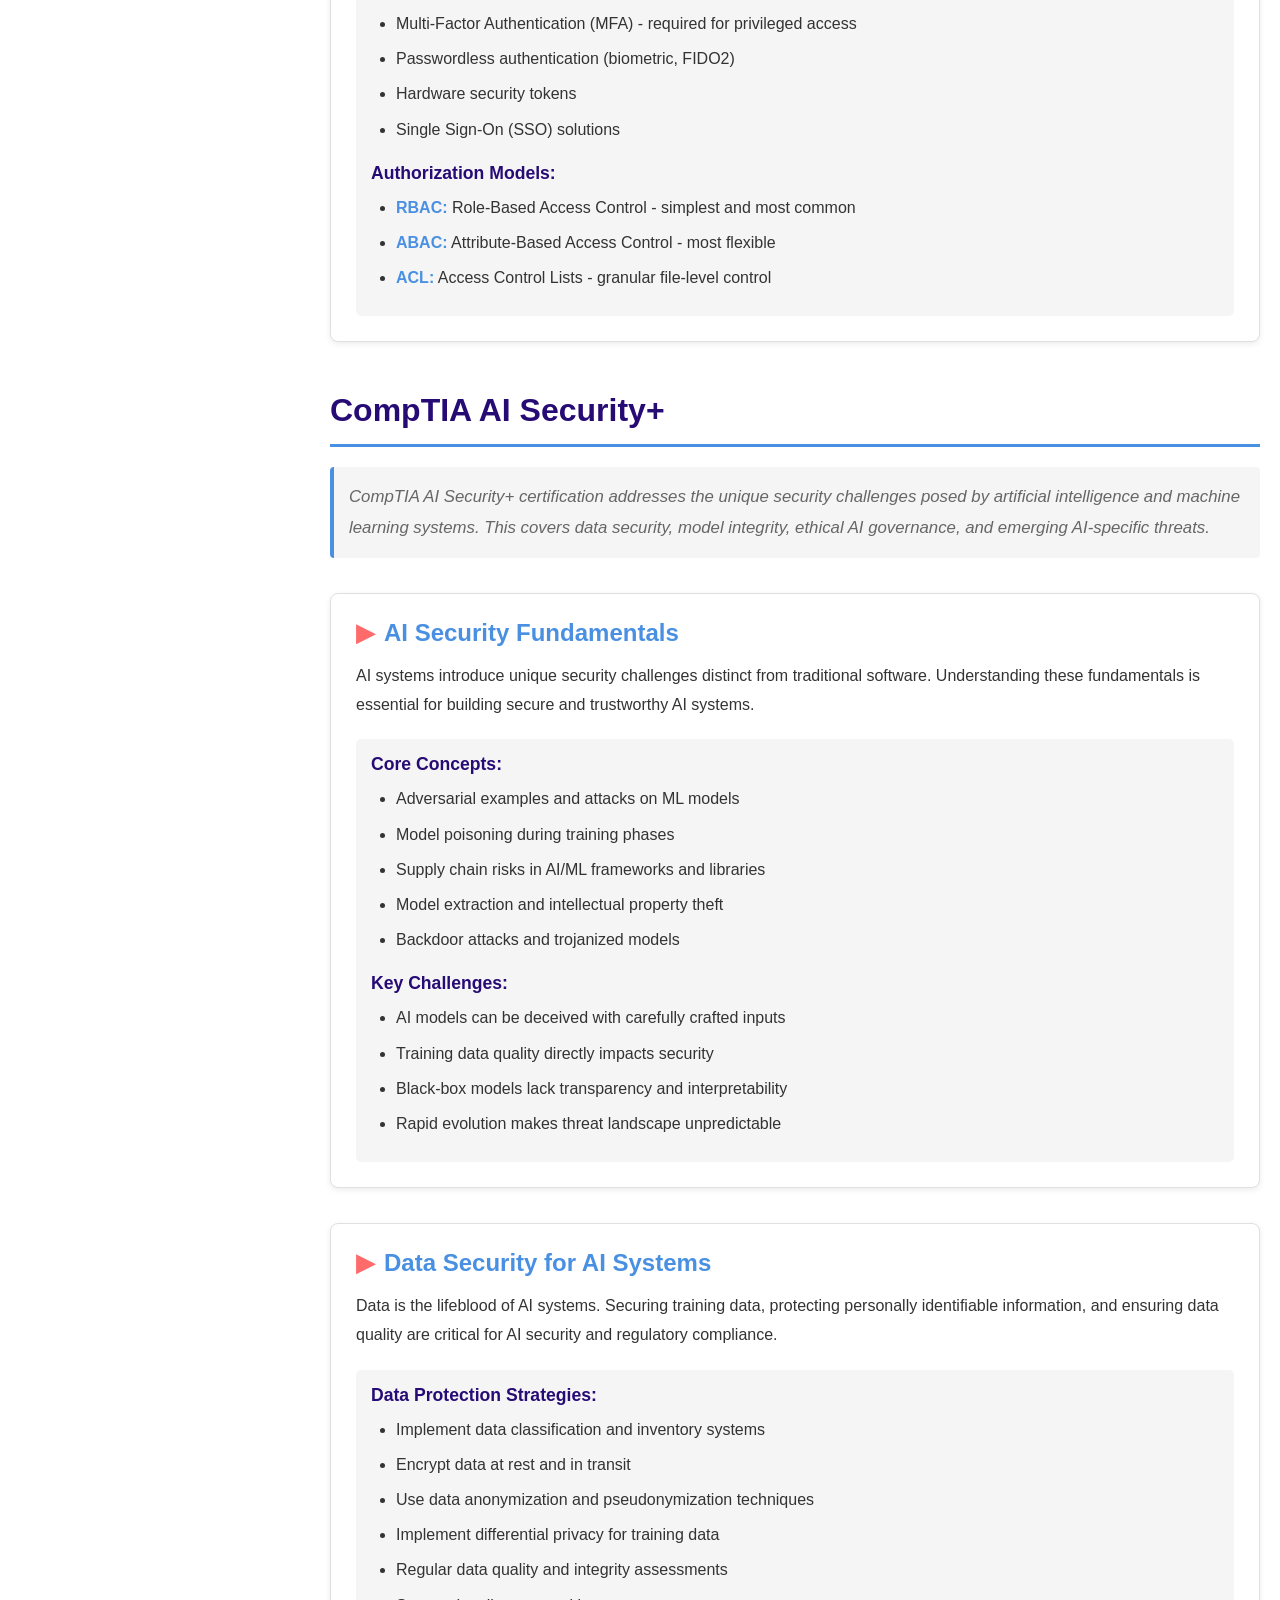
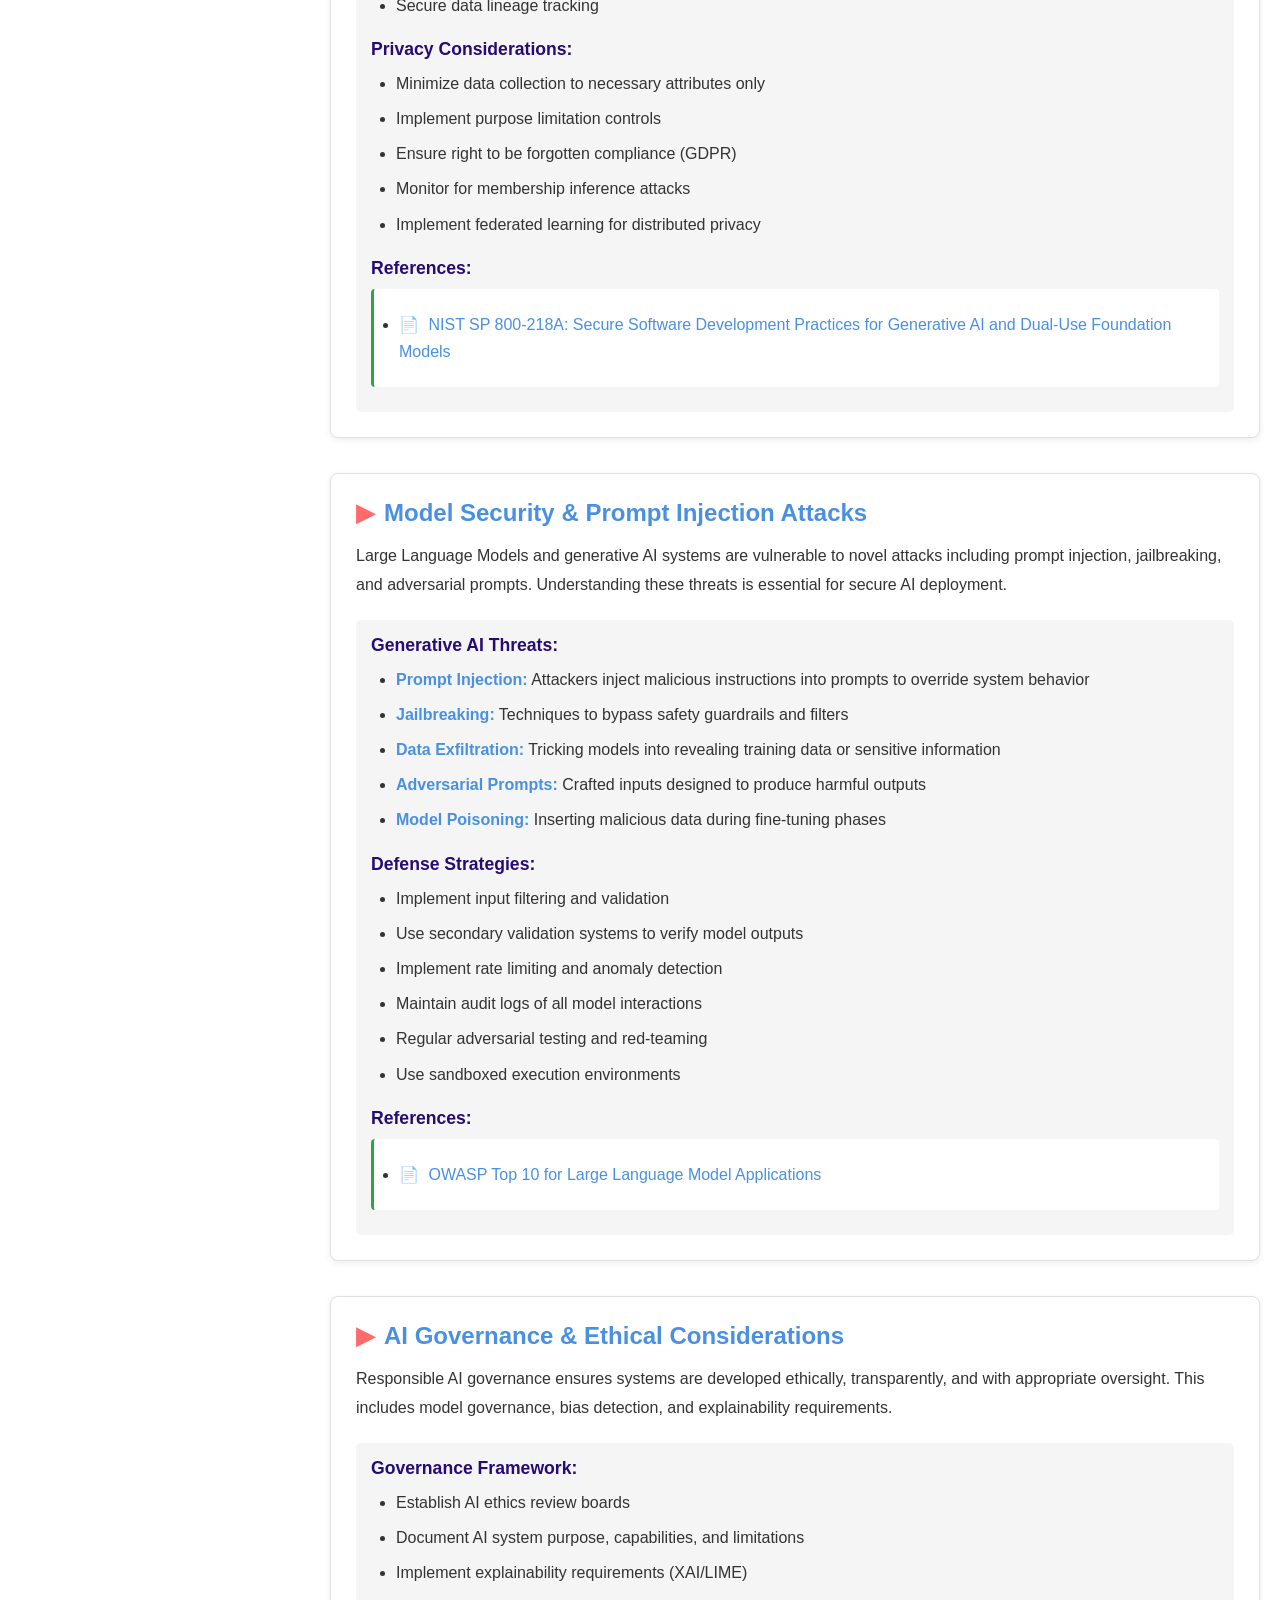
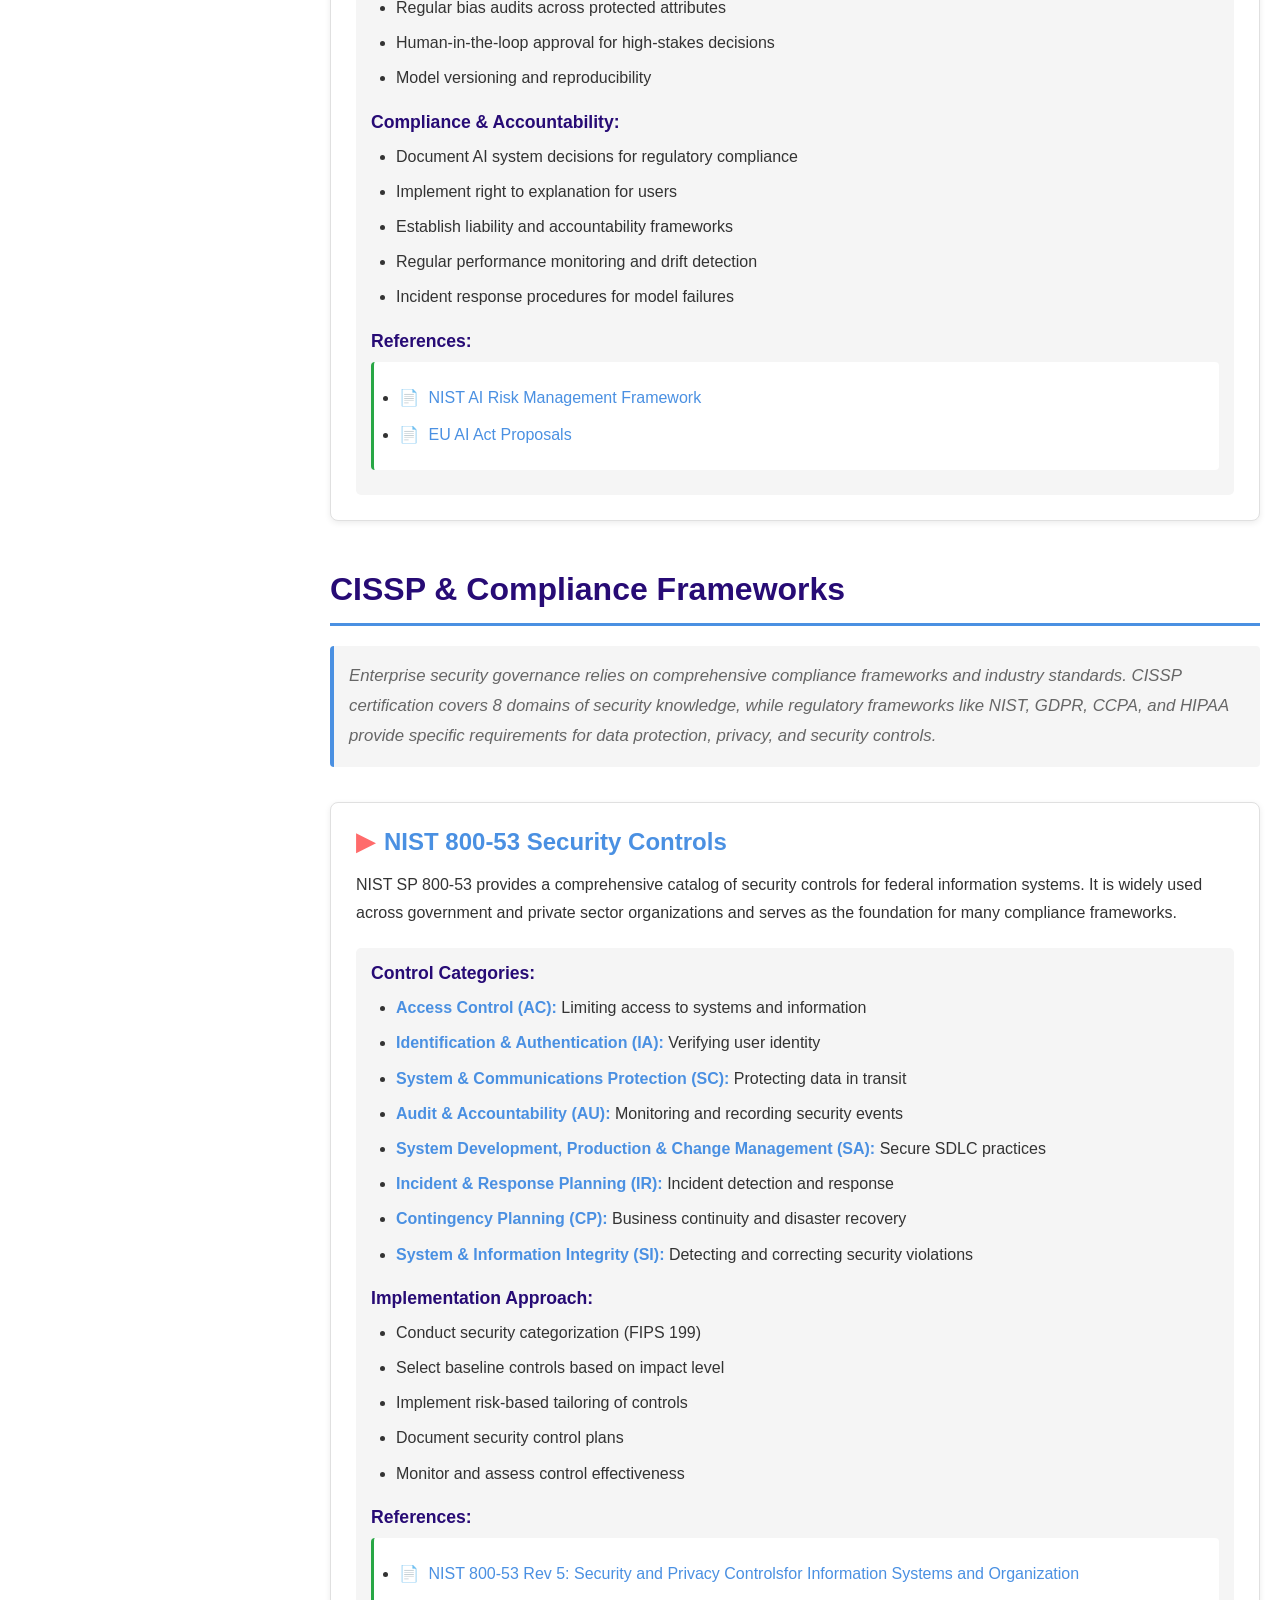
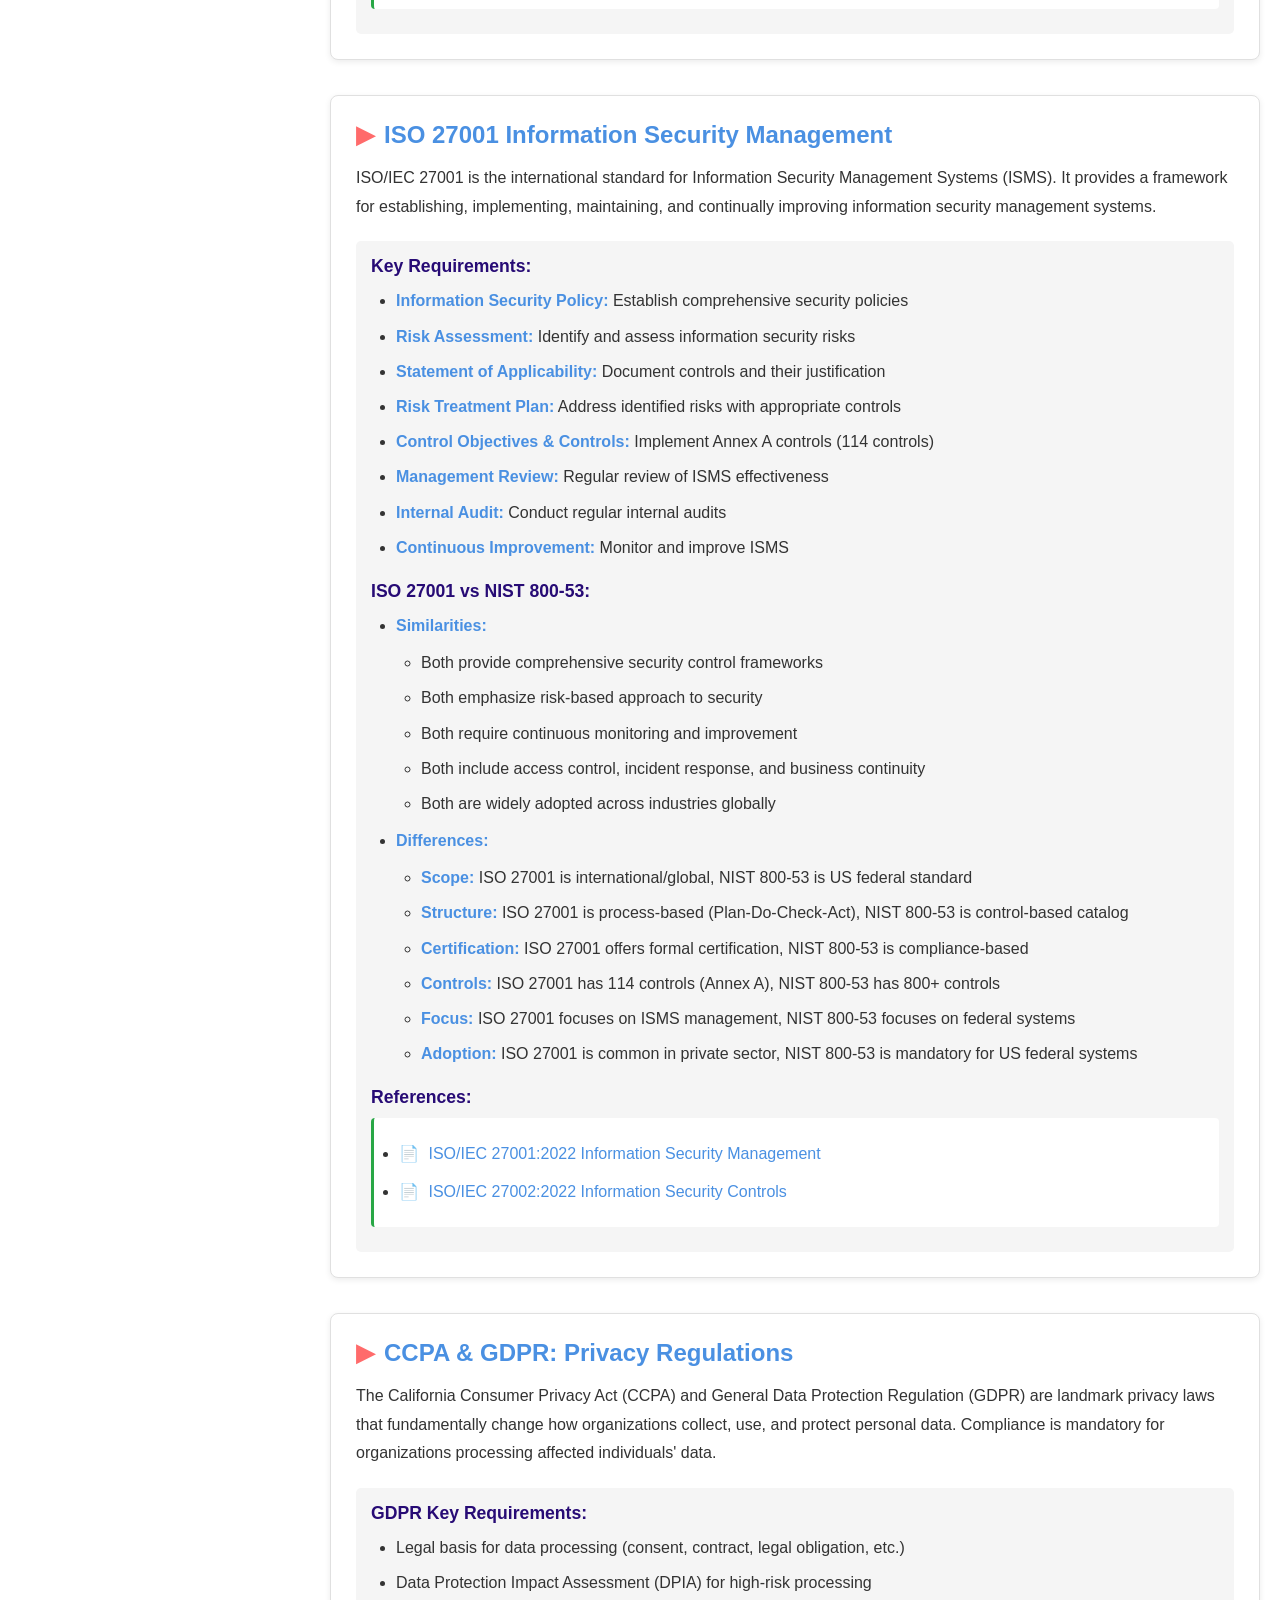
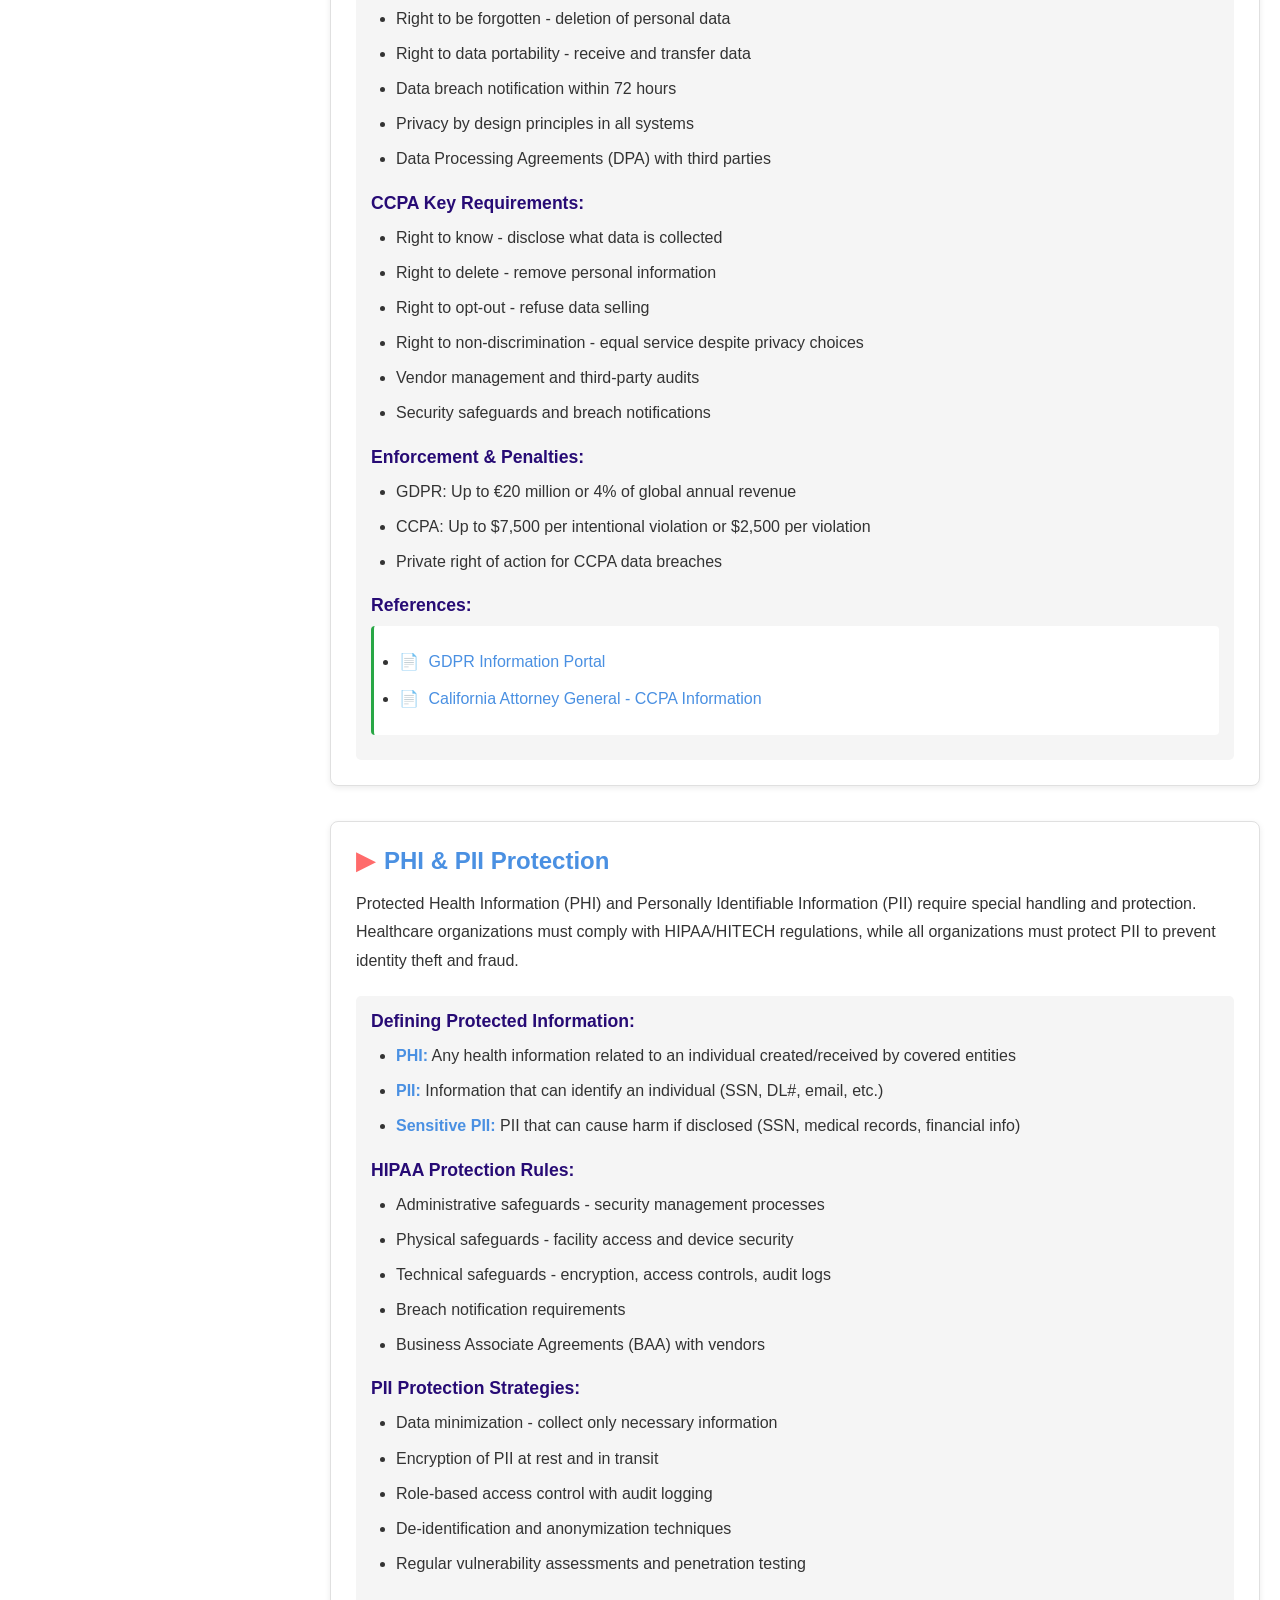
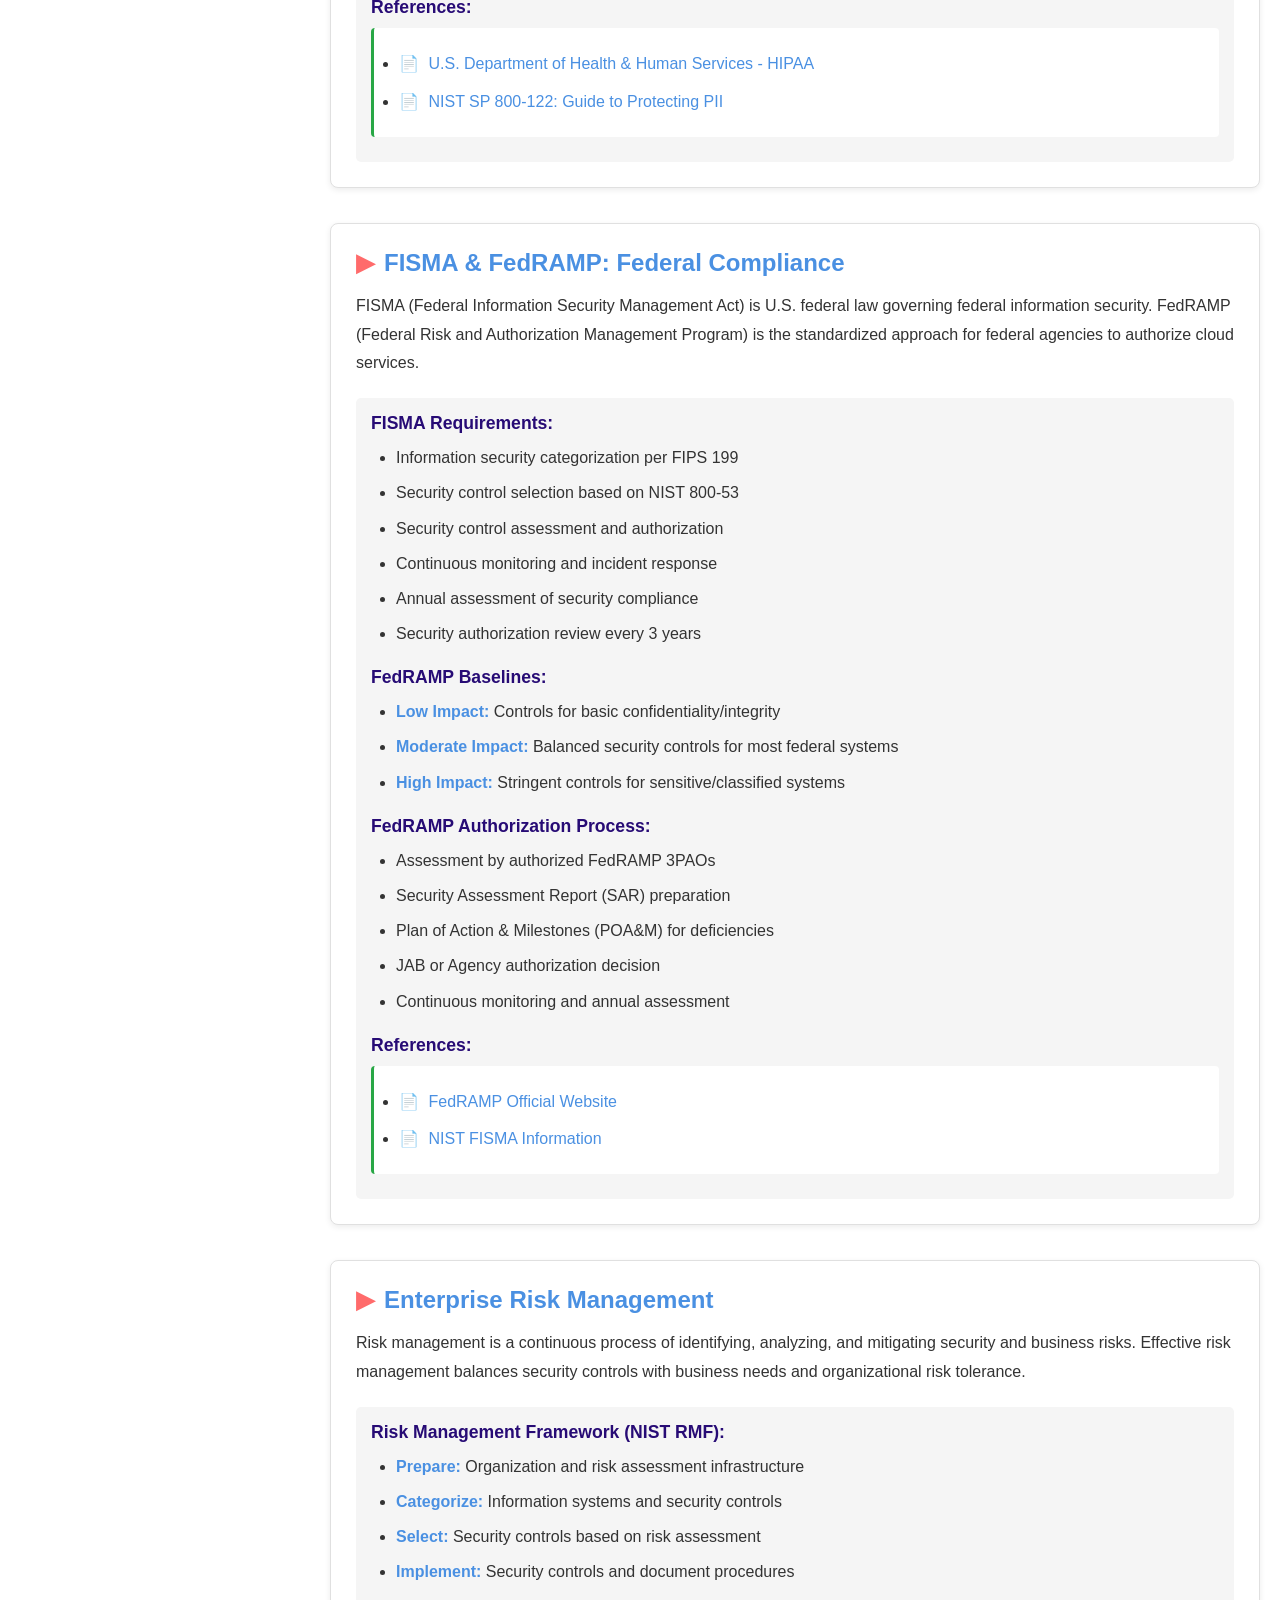
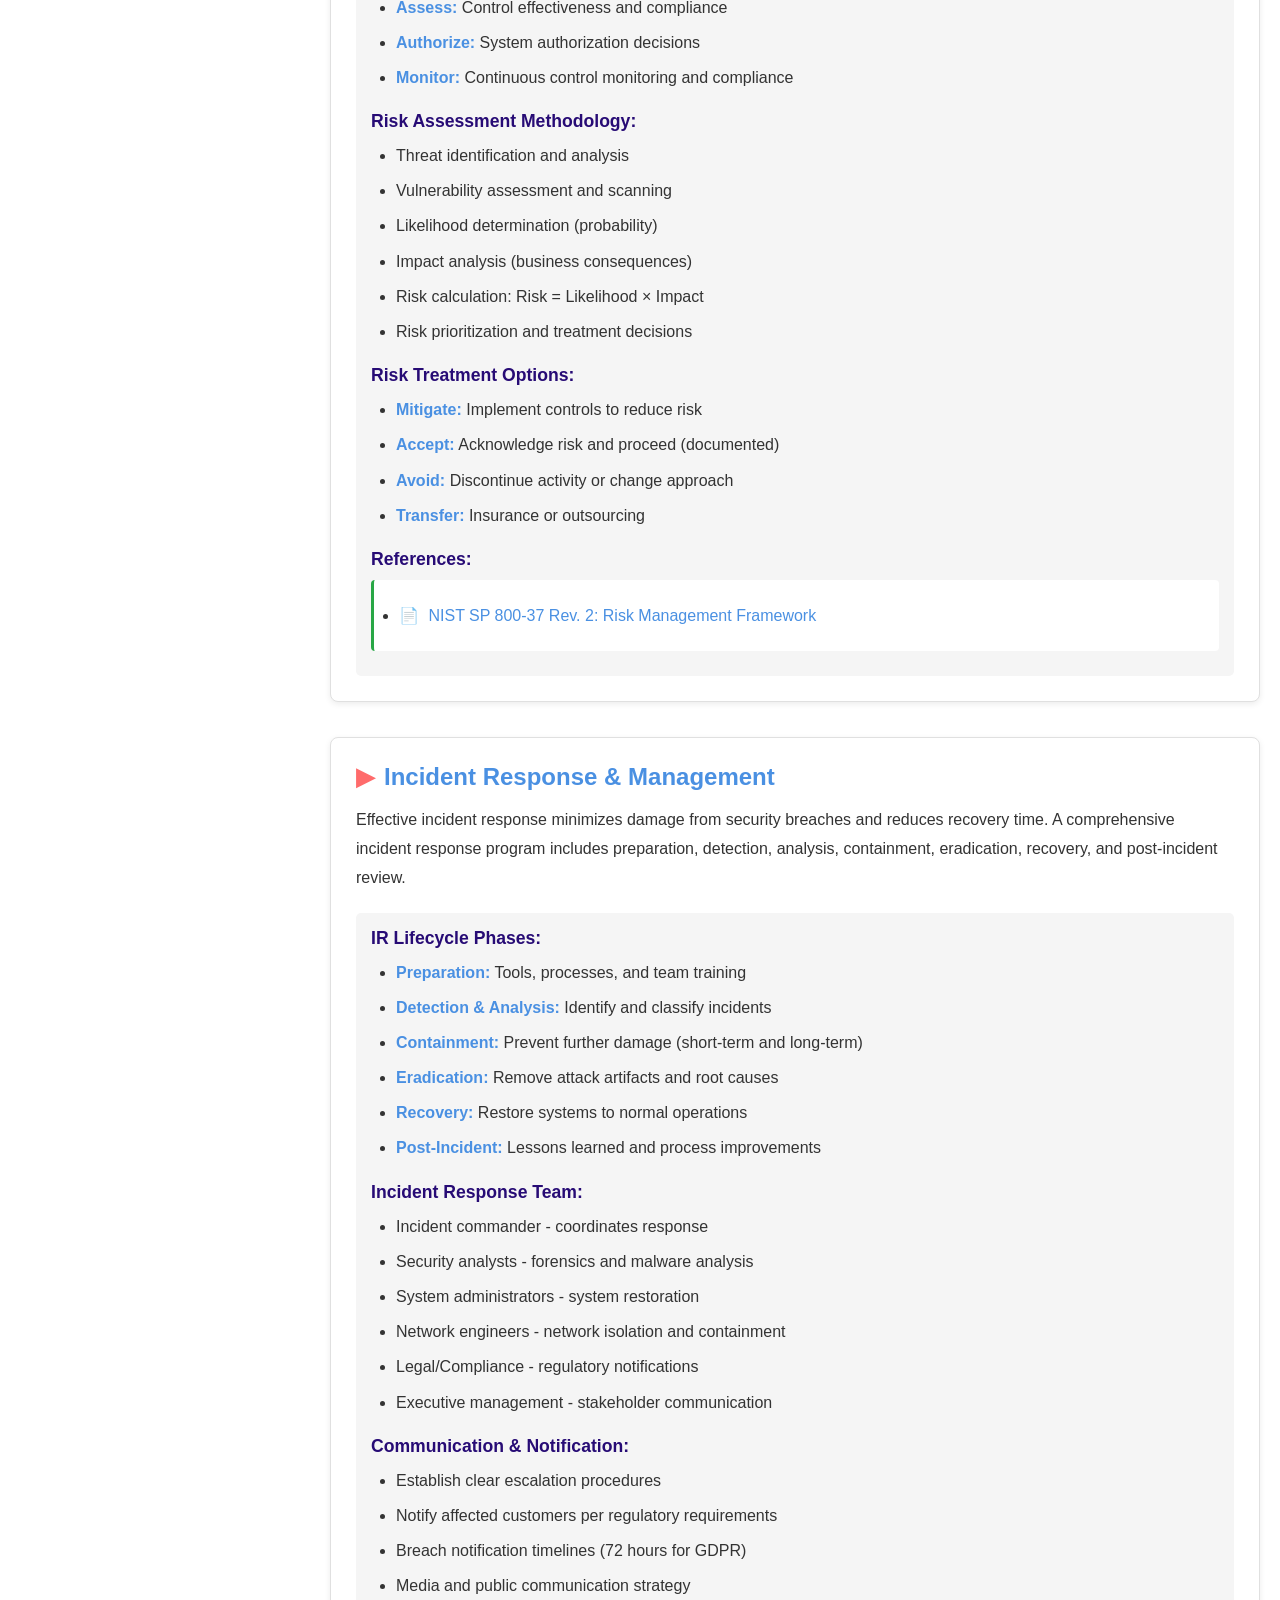
<file: public/cybersecurity.html>
<!DOCTYPE html>
<html lang="en">
<head>
    <meta charset="UTF-8">
    <meta name="viewport" content="width=device-width, initial-scale=1.0">
    <title>Josh Sylvia Tech - Cybersecurity</title>
    <link rel="stylesheet" href="https://cdnjs.cloudflare.com/ajax/libs/font-awesome/6.0.0/css/all.min.css">
    <link rel="stylesheet" href="css/base.css">
    <link rel="stylesheet" href="css/navigation.css">
    <link rel="stylesheet" href="css/cybersecurity.css">
    <link rel="icon" type="image/x-icon" href="favicon.ico">
</head>
<body>
    <!-- Search JavaScript - Must load before navigation -->
    <script src="js/search-functions.js"></script>
    <script src="js/nav.js"></script>
    
    <!-- Navigation Component -->
    <div id="navigation-container"></div>

    <!-- Cybersecurity Hero Section -->
    <section class="cybersecurity-hero">
        <div class="cybersecurity-hero-content">
            <h1 class="cybersecurity-hero-title">Cybersecurity & Compliance Framework</h1>
            <p class="cybersecurity-hero-subtitle">
                Comprehensive security architecture covering software engineering, compliance frameworks, and enterprise-grade risk management
            </p>
        </div>
    </section>

    <!-- Main Content Container with Sidebar TOC -->
    <div class="cybersecurity-container">
        <!-- Left Sidebar - Table of Contents -->
        <aside class="toc-sidebar">
            <button class="toc-toggle" id="tocToggle">
                <i class="fas fa-bars"></i> Table of Contents
            </button>
            <nav class="toc-nav" id="tocNav">
                <h3 class="toc-title">Topics</h3>
                <ul class="toc-list">
                    <li><a href="#software-engineering" class="toc-link">Software Engineering Security</a>
                        <ul class="toc-sublist">
                            <li><a href="#versioning" class="toc-link">Versioning & VCS</a></li>
                            <li><a href="#iam" class="toc-link">Identity & Access Management</a></li>
                            <li><a href="#tls" class="toc-link">Transport Layer Security</a></li>
                            <li><a href="#api-security" class="toc-link">API Security</a></li>
                            <li><a href="#secure-coding" class="toc-link">Secure Coding Practices</a></li>
                            <li><a href="#auth-authz" class="toc-link">Authentication & Authorization</a></li>
                        </ul>
                    </li>
                    <li><a href="#comptia-aisec" class="toc-link">CompTIA AI Security+</a>
                        <ul class="toc-sublist">
                            <li><a href="#ai-security-basics" class="toc-link">AI Security Basics</a></li>
                            <li><a href="#data-security-ai" class="toc-link">Data Security for AI</a></li>
                            <li><a href="#model-security" class="toc-link">Model Security & Prompt Injection</a></li>
                            <li><a href="#ai-governance" class="toc-link">AI Governance</a></li>
                        </ul>
                    </li>
                    <li><a href="#cissp-compliance" class="toc-link">CISSP & Compliance</a>
                        <ul class="toc-sublist">
                            <li><a href="#nist-800-53" class="toc-link">NIST 800-53 Controls</a></li>
                            <li><a href="#iso-27001" class="toc-link">ISO 27001 Information Security</a></li>
                            <li><a href="#ccpa-gdpr" class="toc-link">CCPA & GDPR</a></li>
                            <li><a href="#phi-pii" class="toc-link">PHI & PII Protection</a></li>
                            <li><a href="#fisma-fedramp" class="toc-link">FISMA & FedRAMP</a></li>
                            <li><a href="#risk-management" class="toc-link">Risk Management</a></li>
                            <li><a href="#incident-response" class="toc-link">Incident Response</a></li>
                        </ul>
                    </li>
                </ul>
            </nav>
        </aside>

        <!-- Main Content Area -->
        <main class="cybersecurity-content">

            <!-- SOFTWARE ENGINEERING SECURITY FUNDAMENTALS -->
            <section id="software-engineering" class="content-section">
                <h2 class="section-title">Software Engineering Security Fundamentals</h2>
                <p class="section-intro">
                    Secure software development requires a comprehensive approach integrating security principles throughout the entire development lifecycle. This encompasses secure coding practices, version control security, access management, encryption, and robust API protection strategies.
                </p>

                <!-- Versioning & Version Control Security -->
                <article id="versioning" class="subsection">
                    <h3 class="subsection-title">Versioning & Version Control Security</h3>
                    <p>
                        Proper versioning and version control security are foundational elements of secure software development. Semantic versioning (MAJOR.MINOR.PATCH) provides clarity on compatibility changes, while secure Git practices prevent unauthorized code modifications.
                    </p>
                    <div class="topic-details">
                        <h4>Key Practices:</h4>
                        <ul>
                            <li>Implement signed commits and tags using GPG keys</li>
                            <li>Enforce branch protection rules requiring code reviews before merge</li>
                            <li>Maintain detailed commit audit logs for regulatory compliance</li>
                            <li>Implement semantic versioning (SemVer) for clear release management</li>
                            <li>Use automated tools to scan for exposed secrets in repositories</li>
                        </ul>
                        <h4>References:</h4>
                        <ul class="reference-links">
                            <li><a href="https://semver.org/" target="_blank" rel="noopener">Semantic Versioning 2.0.0</a></li>
                            <li><a href="https://git-scm.com/book/en/v2/Git-Tools-Signing-Your-Work" target="_blank" rel="noopener">Git - Signing Your Work</a></li>
                        </ul>
                    </div>
                </article>

                <!-- Identity & Access Management -->
                <article id="iam" class="subsection">
                    <h3 class="subsection-title">Identity & Access Management (IAM)</h3>
                    <p>
                        IAM is critical for controlling who has access to what resources. Proper implementation prevents unauthorized access, ensures accountability, and supports compliance requirements across all systems and applications.
                    </p>
                    <div class="topic-details">
                        <h4>Core Components:</h4>
                        <ul>
                            <li><strong>Authentication:</strong> Verifying user identity (MFA, SSO, passwordless)</li>
                            <li><strong>Authorization:</strong> Determining what authenticated users can do (RBAC, ABAC)</li>
                            <li><strong>Access Control:</strong> Enforcing least privilege principle</li>
                            <li><strong>Audit & Logging:</strong> Tracking all access events for compliance</li>
                            <li><strong>Identity Governance:</strong> Managing user lifecycle and entitlements</li>
                        </ul>
                        <h4>Implementation Strategies:</h4>
                        <ul>
                            <li>Deploy single sign-on (SSO) with SAML or OAuth 2.0</li>
                            <li>Implement multi-factor authentication (MFA) for all privileged access</li>
                            <li>Use role-based access control (RBAC) with periodic access reviews</li>
                            <li>Monitor for impossible travel patterns and anomalous logins</li>
                            <li>Implement passwordless authentication where possible</li>
                        </ul>
                        <h4>References:</h4>
                        <ul class="reference-links">
                            <li><a href="https://nvlpubs.nist.gov/nistpubs/specialpublications/nist.sp.800-63b.pdf" target="_blank" rel="noopener">NIST SP 800-63B: Authentication and Lifecycle Management</a></li>
                            <li><a href="https://owasp.org/www-project-web-security-testing-guide/v41/4-Web_Application_Security_Testing/05-Authorization_Testing/03-Testing_for_Privilege_Escalation" target="_blank" rel="noopener">OWASP - Privilege Escalation</a></li>
                        </ul>
                    </div>
                </article>

                <!-- Transport Layer Security -->
                <article id="tls" class="subsection">
                    <h3 class="subsection-title">Transport Layer Security (TLS/SSL)</h3>
                    <p>
                        TLS is essential for protecting data in transit between clients and servers. Modern TLS implementation prevents eavesdropping, tampering, and message forgery, forming the foundation of secure communications.
                    </p>
                    <div class="topic-details">
                        <h4>Best Practices:</h4>
                        <ul>
                            <li>Use TLS 1.2 or higher (TLS 1.3 recommended)</li>
                            <li>Implement strong cipher suites and disable weak algorithms</li>
                            <li>Use certificates from trusted Certificate Authorities</li>
                            <li>Implement certificate pinning for critical applications</li>
                            <li>Monitor certificate expiration and automate renewal</li>
                            <li>Enable HSTS (HTTP Strict Transport Security) headers</li>
                        </ul>
                        <h4>Configuration:</h4>
                        <ul>
                            <li>Enforce forward secrecy using ephemeral key exchange</li>
                            <li>Disable SSLv2, SSLv3, and TLS 1.0/1.1</li>
                            <li>Use 256-bit encryption for sensitive data</li>
                            <li>Implement perfect forward secrecy (PFS)</li>
                        </ul>
                        <h4>References:</h4>
                        <ul class="reference-links">
                            <li><a href="https://tools.ietf.org/html/rfc8446" target="_blank" rel="noopener">RFC 8446: TLS 1.3</a></li>
                        </ul>
                    </div>
                </article>

                <!-- API Security -->
                <article id="api-security" class="subsection">
                    <h3 class="subsection-title">API Security</h3>
                    <p>
                        APIs are the backbone of modern applications and primary attack vectors. Comprehensive API security covers authentication, rate limiting, input validation, and comprehensive logging to prevent unauthorized access and exploitation.
                    </p>
                    <div class="topic-details">
                        <h4>Security Controls:</h4>
                        <ul>
                            <li>Implement OAuth 2.0 and OpenID Connect for API authentication</li>
                            <li>Use API keys with strict rotation policies</li>
                            <li>Enforce rate limiting and throttling to prevent abuse</li>
                            <li>Validate all input using allowlist-based validation</li>
                            <li>Implement request signing and verification</li>
                            <li>Use API gateways for centralized security</li>
                        </ul>
                        <h4>OWASP Top 10 API Risks:</h4>
                        <ul>
                            <li>Broken Object Level Authorization (BOLA)</li>
                            <li>Broken Authentication</li>
                            <li>Broken Object Property Level Authorization</li>
                            <li>Unrestricted Resource Consumption</li>
                            <li>Broken Function Level Authorization</li>
                        </ul>
                        <h4>References:</h4>
                        <ul class="reference-links">
                            <li><a href="https://owasp.org/www-project-api-security/" target="_blank" rel="noopener">OWASP API Security Top 10</a></li>
                            <li><a href="https://tools.ietf.org/html/rfc6749" target="_blank" rel="noopener">RFC 6749: OAuth 2.0 Authorization Framework</a></li>
                        </ul>
                    </div>
                </article>

                <!-- Secure Coding Practices -->
                <article id="secure-coding" class="subsection">
                    <h3 class="subsection-title">Secure Coding Practices</h3>
                    <p>
                        Secure coding prevents vulnerabilities from being introduced during development. Key practices include input validation, output encoding, secure error handling, and following secure coding standards.
                    </p>
                    <div class="topic-details">
                        <h4>Core Principles:</h4>
                        <ul>
                            <li>Never trust user input - validate everything</li>
                            <li>Use parameterized queries to prevent SQL injection</li>
                            <li>Encode output to prevent XSS attacks</li>
                            <li>Implement proper error handling without revealing sensitive information</li>
                            <li>Use secure logging without logging sensitive data</li>
                            <li>Keep dependencies updated and patched</li>
                        </ul>
                        <h4>Common Vulnerabilities to Prevent:</h4>
                        <ul>
                            <li>SQL Injection</li>
                            <li>Cross-Site Scripting (XSS)</li>
                            <li>Cross-Site Request Forgery (CSRF)</li>
                            <li>Command Injection</li>
                            <li>Insecure Deserialization</li>
                        </ul>
                        <h4>References:</h4>
                        <ul class="reference-links">
                            <li><a href="https://owasp.org/Top10/2025/" target="_blank" rel="noopener">OWASP Top 10 Web Application Security Risks</a></li>
                        </ul>
                    </div>
                </article>

                <!-- Authentication & Authorization -->
                <article id="auth-authz" class="subsection">
                    <h3 class="subsection-title">Authentication & Authorization Mechanisms</h3>
                    <p>
                        Strong authentication and authorization mechanisms are critical for system security. These mechanisms verify user identity and control access to resources based on permissions and roles.
                    </p>
                    <div class="topic-details">
                        <h4>Authentication Methods:</h4>
                        <ul>
                            <li>Password-based with complexity requirements</li>
                            <li>Multi-Factor Authentication (MFA) - required for privileged access</li>
                            <li>Passwordless authentication (biometric, FIDO2)</li>
                            <li>Hardware security tokens</li>
                            <li>Single Sign-On (SSO) solutions</li>
                        </ul>
                        <h4>Authorization Models:</h4>
                        <ul>
                            <li><strong>RBAC:</strong> Role-Based Access Control - simplest and most common</li>
                            <li><strong>ABAC:</strong> Attribute-Based Access Control - most flexible</li>
                            <li><strong>ACL:</strong> Access Control Lists - granular file-level control</li>
                        </ul>
                    </div>
                </article>
            </section>

            <!-- COMPTIA AI SECURITY+ -->
            <section id="comptia-aisec" class="content-section">
                <h2 class="section-title">CompTIA AI Security+</h2>
                <p class="section-intro">
                    CompTIA AI Security+ certification addresses the unique security challenges posed by artificial intelligence and machine learning systems. This covers data security, model integrity, ethical AI governance, and emerging AI-specific threats.
                </p>

                <!-- AI Security Basics -->
                <article id="ai-security-basics" class="subsection">
                    <h3 class="subsection-title">AI Security Fundamentals</h3>
                    <p>
                        AI systems introduce unique security challenges distinct from traditional software. Understanding these fundamentals is essential for building secure and trustworthy AI systems.
                    </p>
                    <div class="topic-details">
                        <h4>Core Concepts:</h4>
                        <ul>
                            <li>Adversarial examples and attacks on ML models</li>
                            <li>Model poisoning during training phases</li>
                            <li>Supply chain risks in AI/ML frameworks and libraries</li>
                            <li>Model extraction and intellectual property theft</li>
                            <li>Backdoor attacks and trojanized models</li>
                        </ul>
                        <h4>Key Challenges:</h4>
                        <ul>
                            <li>AI models can be deceived with carefully crafted inputs</li>
                            <li>Training data quality directly impacts security</li>
                            <li>Black-box models lack transparency and interpretability</li>
                            <li>Rapid evolution makes threat landscape unpredictable</li>
                        </ul>
                    </div>
                </article>

                <!-- Data Security for AI -->
                <article id="data-security-ai" class="subsection">
                    <h3 class="subsection-title">Data Security for AI Systems</h3>
                    <p>
                        Data is the lifeblood of AI systems. Securing training data, protecting personally identifiable information, and ensuring data quality are critical for AI security and regulatory compliance.
                    </p>
                    <div class="topic-details">
                        <h4>Data Protection Strategies:</h4>
                        <ul>
                            <li>Implement data classification and inventory systems</li>
                            <li>Encrypt data at rest and in transit</li>
                            <li>Use data anonymization and pseudonymization techniques</li>
                            <li>Implement differential privacy for training data</li>
                            <li>Regular data quality and integrity assessments</li>
                            <li>Secure data lineage tracking</li>
                        </ul>
                        <h4>Privacy Considerations:</h4>
                        <ul>
                            <li>Minimize data collection to necessary attributes only</li>
                            <li>Implement purpose limitation controls</li>
                            <li>Ensure right to be forgotten compliance (GDPR)</li>
                            <li>Monitor for membership inference attacks</li>
                            <li>Implement federated learning for distributed privacy</li>
                        </ul>
                        <h4>References:</h4>
                        <ul class="reference-links">
                            <li><a href="https://nvlpubs.nist.gov/nistpubs/SpecialPublications/NIST.SP.800-218A.ipd.pdf" target="_blank" rel="noopener">NIST SP 800-218A: Secure Software Development Practices
for Generative AI and Dual-Use
Foundation Models</a></li>
                        </ul>
                    </div>
                </article>

                <!-- Model Security & Prompt Injection -->
                <article id="model-security" class="subsection">
                    <h3 class="subsection-title">Model Security & Prompt Injection Attacks</h3>
                    <p>
                        Large Language Models and generative AI systems are vulnerable to novel attacks including prompt injection, jailbreaking, and adversarial prompts. Understanding these threats is essential for secure AI deployment.
                    </p>
                    <div class="topic-details">
                        <h4>Generative AI Threats:</h4>
                        <ul>
                            <li><strong>Prompt Injection:</strong> Attackers inject malicious instructions into prompts to override system behavior</li>
                            <li><strong>Jailbreaking:</strong> Techniques to bypass safety guardrails and filters</li>
                            <li><strong>Data Exfiltration:</strong> Tricking models into revealing training data or sensitive information</li>
                            <li><strong>Adversarial Prompts:</strong> Crafted inputs designed to produce harmful outputs</li>
                            <li><strong>Model Poisoning:</strong> Inserting malicious data during fine-tuning phases</li>
                        </ul>
                        <h4>Defense Strategies:</h4>
                        <ul>
                            <li>Implement input filtering and validation</li>
                            <li>Use secondary validation systems to verify model outputs</li>
                            <li>Implement rate limiting and anomaly detection</li>
                            <li>Maintain audit logs of all model interactions</li>
                            <li>Regular adversarial testing and red-teaming</li>
                            <li>Use sandboxed execution environments</li>
                        </ul>
                        <h4>References:</h4>
                        <ul class="reference-links">
                            <li><a href="https://owasp.org/www-project-top-10-for-large-language-model-applications/" target="_blank" rel="noopener">OWASP Top 10 for Large Language Model Applications</a></li>
                        </ul>
                    </div>
                </article>

                <!-- AI Governance -->
                <article id="ai-governance" class="subsection">
                    <h3 class="subsection-title">AI Governance & Ethical Considerations</h3>
                    <p>
                        Responsible AI governance ensures systems are developed ethically, transparently, and with appropriate oversight. This includes model governance, bias detection, and explainability requirements.
                    </p>
                    <div class="topic-details">
                        <h4>Governance Framework:</h4>
                        <ul>
                            <li>Establish AI ethics review boards</li>
                            <li>Document AI system purpose, capabilities, and limitations</li>
                            <li>Implement explainability requirements (XAI/LIME)</li>
                            <li>Regular bias audits across protected attributes</li>
                            <li>Human-in-the-loop approval for high-stakes decisions</li>
                            <li>Model versioning and reproducibility</li>
                        </ul>
                        <h4>Compliance & Accountability:</h4>
                        <ul>
                            <li>Document AI system decisions for regulatory compliance</li>
                            <li>Implement right to explanation for users</li>
                            <li>Establish liability and accountability frameworks</li>
                            <li>Regular performance monitoring and drift detection</li>
                            <li>Incident response procedures for model failures</li>
                        </ul>
                        <h4>References:</h4>
                        <ul class="reference-links">
                            <li><a href="https://www.nist.gov/itl/ai-risk-management-framework" target="_blank" rel="noopener">NIST AI Risk Management Framework</a></li>
                            <li><a href="https://ec.europa.eu/commission/presscorner/detail/en/ip_21_1682" target="_blank" rel="noopener">EU AI Act Proposals</a></li>
                        </ul>
                    </div>
                </article>
            </section>

            <!-- CISSP & COMPLIANCE FRAMEWORKS -->
            <section id="cissp-compliance" class="content-section">
                <h2 class="section-title">CISSP & Compliance Frameworks</h2>
                <p class="section-intro">
                    Enterprise security governance relies on comprehensive compliance frameworks and industry standards. CISSP certification covers 8 domains of security knowledge, while regulatory frameworks like NIST, GDPR, CCPA, and HIPAA provide specific requirements for data protection, privacy, and security controls.
                </p>

                <!-- NIST 800-53 -->
                <article id="nist-800-53" class="subsection">
                    <h3 class="subsection-title">NIST 800-53 Security Controls</h3>
                    <p>
                        NIST SP 800-53 provides a comprehensive catalog of security controls for federal information systems. It is widely used across government and private sector organizations and serves as the foundation for many compliance frameworks.
                    </p>
                    <div class="topic-details">
                        <h4>Control Categories:</h4>
                        <ul>
                            <li><strong>Access Control (AC):</strong> Limiting access to systems and information</li>
                            <li><strong>Identification & Authentication (IA):</strong> Verifying user identity</li>
                            <li><strong>System & Communications Protection (SC):</strong> Protecting data in transit</li>
                            <li><strong>Audit & Accountability (AU):</strong> Monitoring and recording security events</li>
                            <li><strong>System Development, Production & Change Management (SA):</strong> Secure SDLC practices</li>
                            <li><strong>Incident & Response Planning (IR):</strong> Incident detection and response</li>
                            <li><strong>Contingency Planning (CP):</strong> Business continuity and disaster recovery</li>
                            <li><strong>System & Information Integrity (SI):</strong> Detecting and correcting security violations</li>
                        </ul>
                        <h4>Implementation Approach:</h4>
                        <ul>
                            <li>Conduct security categorization (FIPS 199)</li>
                            <li>Select baseline controls based on impact level</li>
                            <li>Implement risk-based tailoring of controls</li>
                            <li>Document security control plans</li>
                            <li>Monitor and assess control effectiveness</li>
                        </ul>
                        <h4>References:</h4>
                        <ul class="reference-links">
                            <li><a href="https://nvlpubs.nist.gov/nistpubs/SpecialPublications/NIST.SP.800-53r5.pdf" target="_blank" rel="noopener">NIST 800-53 Rev 5: Security and Privacy Controlsfor
Information Systems and Organization</a></li>
                        </ul>
                    </div>
                </article>

                <!-- ISO 27001 -->
                <article id="iso-27001" class="subsection">
                    <h3 class="subsection-title">ISO 27001 Information Security Management</h3>
                    <p>
                        ISO/IEC 27001 is the international standard for Information Security Management Systems (ISMS). It provides a framework for establishing, implementing, maintaining, and continually improving information security management systems.
                    </p>
                    <div class="topic-details">
                        <h4>Key Requirements:</h4>
                        <ul>
                            <li><strong>Information Security Policy:</strong> Establish comprehensive security policies</li>
                            <li><strong>Risk Assessment:</strong> Identify and assess information security risks</li>
                            <li><strong>Statement of Applicability:</strong> Document controls and their justification</li>
                            <li><strong>Risk Treatment Plan:</strong> Address identified risks with appropriate controls</li>
                            <li><strong>Control Objectives & Controls:</strong> Implement Annex A controls (114 controls)</li>
                            <li><strong>Management Review:</strong> Regular review of ISMS effectiveness</li>
                            <li><strong>Internal Audit:</strong> Conduct regular internal audits</li>
                            <li><strong>Continuous Improvement:</strong> Monitor and improve ISMS</li>
                        </ul>
                        <h4>ISO 27001 vs NIST 800-53:</h4>
                        <ul>
                            <li><strong>Similarities:</strong></li>
                            <ul>
                                <li>Both provide comprehensive security control frameworks</li>
                                <li>Both emphasize risk-based approach to security</li>
                                <li>Both require continuous monitoring and improvement</li>
                                <li>Both include access control, incident response, and business continuity</li>
                                <li>Both are widely adopted across industries globally</li>
                            </ul>
                            <li><strong>Differences:</strong></li>
                            <ul>
                                <li><strong>Scope:</strong> ISO 27001 is international/global, NIST 800-53 is US federal standard</li>
                                <li><strong>Structure:</strong> ISO 27001 is process-based (Plan-Do-Check-Act), NIST 800-53 is control-based catalog</li>
                                <li><strong>Certification:</strong> ISO 27001 offers formal certification, NIST 800-53 is compliance-based</li>
                                <li><strong>Controls:</strong> ISO 27001 has 114 controls (Annex A), NIST 800-53 has 800+ controls</li>
                                <li><strong>Focus:</strong> ISO 27001 focuses on ISMS management, NIST 800-53 focuses on federal systems</li>
                                <li><strong>Adoption:</strong> ISO 27001 is common in private sector, NIST 800-53 is mandatory for US federal systems</li>
                            </ul>
                        </ul>
                        <h4>References:</h4>
                        <ul class="reference-links">
                            <li><a href="https://www.iso.org/standard/27001" target="_blank" rel="noopener">ISO/IEC 27001:2022 Information Security Management</a></li>
                            <li><a href="https://www.iso.org/obp/ui/en/#iso:std:iso-iec:27002:ed-3:v2:en" target="_blank" rel="noopener">ISO/IEC 27002:2022 Information Security Controls</a></li>
                        </ul>
                    </div>
                </article>

                <!-- CCPA & GDPR -->
                <article id="ccpa-gdpr" class="subsection">
                    <h3 class="subsection-title">CCPA & GDPR: Privacy Regulations</h3>
                    <p>
                        The California Consumer Privacy Act (CCPA) and General Data Protection Regulation (GDPR) are landmark privacy laws that fundamentally change how organizations collect, use, and protect personal data. Compliance is mandatory for organizations processing affected individuals' data.
                    </p>
                    <div class="topic-details">
                        <h4>GDPR Key Requirements:</h4>
                        <ul>
                            <li>Legal basis for data processing (consent, contract, legal obligation, etc.)</li>
                            <li>Data Protection Impact Assessment (DPIA) for high-risk processing</li>
                            <li>Right to be forgotten - deletion of personal data</li>
                            <li>Right to data portability - receive and transfer data</li>
                            <li>Data breach notification within 72 hours</li>
                            <li>Privacy by design principles in all systems</li>
                            <li>Data Processing Agreements (DPA) with third parties</li>
                        </ul>
                        <h4>CCPA Key Requirements:</h4>
                        <ul>
                            <li>Right to know - disclose what data is collected</li>
                            <li>Right to delete - remove personal information</li>
                            <li>Right to opt-out - refuse data selling</li>
                            <li>Right to non-discrimination - equal service despite privacy choices</li>
                            <li>Vendor management and third-party audits</li>
                            <li>Security safeguards and breach notifications</li>
                        </ul>
                        <h4>Enforcement & Penalties:</h4>
                        <ul>
                            <li>GDPR: Up to €20 million or 4% of global annual revenue</li>
                            <li>CCPA: Up to $7,500 per intentional violation or $2,500 per violation</li>
                            <li>Private right of action for CCPA data breaches</li>
                        </ul>
                        <h4>References:</h4>
                        <ul class="reference-links">
                            <li><a href="https://gdpr-info.eu/" target="_blank" rel="noopener">GDPR Information Portal</a></li>
                            <li><a href="https://oag.ca.gov/privacy/ccpa" target="_blank" rel="noopener">California Attorney General - CCPA Information</a></li>
                        </ul>
                    </div>
                </article>

                <!-- PHI & PII -->
                <article id="phi-pii" class="subsection">
                    <h3 class="subsection-title">PHI & PII Protection</h3>
                    <p>
                        Protected Health Information (PHI) and Personally Identifiable Information (PII) require special handling and protection. Healthcare organizations must comply with HIPAA/HITECH regulations, while all organizations must protect PII to prevent identity theft and fraud.
                    </p>
                    <div class="topic-details">
                        <h4>Defining Protected Information:</h4>
                        <ul>
                            <li><strong>PHI:</strong> Any health information related to an individual created/received by covered entities</li>
                            <li><strong>PII:</strong> Information that can identify an individual (SSN, DL#, email, etc.)</li>
                            <li><strong>Sensitive PII:</strong> PII that can cause harm if disclosed (SSN, medical records, financial info)</li>
                        </ul>
                        <h4>HIPAA Protection Rules:</h4>
                        <ul>
                            <li>Administrative safeguards - security management processes</li>
                            <li>Physical safeguards - facility access and device security</li>
                            <li>Technical safeguards - encryption, access controls, audit logs</li>
                            <li>Breach notification requirements</li>
                            <li>Business Associate Agreements (BAA) with vendors</li>
                        </ul>
                        <h4>PII Protection Strategies:</h4>
                        <ul>
                            <li>Data minimization - collect only necessary information</li>
                            <li>Encryption of PII at rest and in transit</li>
                            <li>Role-based access control with audit logging</li>
                            <li>De-identification and anonymization techniques</li>
                            <li>Regular vulnerability assessments and penetration testing</li>
                        </ul>
                        <h4>References:</h4>
                        <ul class="reference-links">
                            <li><a href="https://www.hhs.gov/hipaa/" target="_blank" rel="noopener">U.S. Department of Health & Human Services - HIPAA</a></li>
                            <li><a href="https://csrc.nist.gov/pubs/sp/800/122/final" target="_blank" rel="noopener">NIST SP 800-122: Guide to Protecting PII</a></li>
                        </ul>
                    </div>
                </article>

                <!-- FISMA & FedRAMP -->
                <article id="fisma-fedramp" class="subsection">
                    <h3 class="subsection-title">FISMA & FedRAMP: Federal Compliance</h3>
                    <p>
                        FISMA (Federal Information Security Management Act) is U.S. federal law governing federal information security. FedRAMP (Federal Risk and Authorization Management Program) is the standardized approach for federal agencies to authorize cloud services.
                    </p>
                    <div class="topic-details">
                        <h4>FISMA Requirements:</h4>
                        <ul>
                            <li>Information security categorization per FIPS 199</li>
                            <li>Security control selection based on NIST 800-53</li>
                            <li>Security control assessment and authorization</li>
                            <li>Continuous monitoring and incident response</li>
                            <li>Annual assessment of security compliance</li>
                            <li>Security authorization review every 3 years</li>
                        </ul>
                        <h4>FedRAMP Baselines:</h4>
                        <ul>
                            <li><strong>Low Impact:</strong> Controls for basic confidentiality/integrity</li>
                            <li><strong>Moderate Impact:</strong> Balanced security controls for most federal systems</li>
                            <li><strong>High Impact:</strong> Stringent controls for sensitive/classified systems</li>
                        </ul>
                        <h4>FedRAMP Authorization Process:</h4>
                        <ul>
                            <li>Assessment by authorized FedRAMP 3PAOs</li>
                            <li>Security Assessment Report (SAR) preparation</li>
                            <li>Plan of Action & Milestones (POA&M) for deficiencies</li>
                            <li>JAB or Agency authorization decision</li>
                            <li>Continuous monitoring and annual assessment</li>
                        </ul>
                        <h4>References:</h4>
                        <ul class="reference-links">
                            <li><a href="https://www.fedramp.gov/" target="_blank" rel="noopener">FedRAMP Official Website</a></li>
                            <li><a href="https://csrc.nist.gov/topics/laws-and-regulations/laws/fisma" target="_blank" rel="noopener">NIST FISMA Information</a></li>
                        </ul>
                    </div>
                </article>

                <!-- Risk Management -->
                <article id="risk-management" class="subsection">
                    <h3 class="subsection-title">Enterprise Risk Management</h3>
                    <p>
                        Risk management is a continuous process of identifying, analyzing, and mitigating security and business risks. Effective risk management balances security controls with business needs and organizational risk tolerance.
                    </p>
                    <div class="topic-details">
                        <h4>Risk Management Framework (NIST RMF):</h4>
                        <ul>
                            <li><strong>Prepare:</strong> Organization and risk assessment infrastructure</li>
                            <li><strong>Categorize:</strong> Information systems and security controls</li>
                            <li><strong>Select:</strong> Security controls based on risk assessment</li>
                            <li><strong>Implement:</strong> Security controls and document procedures</li>
                            <li><strong>Assess:</strong> Control effectiveness and compliance</li>
                            <li><strong>Authorize:</strong> System authorization decisions</li>
                            <li><strong>Monitor:</strong> Continuous control monitoring and compliance</li>
                        </ul>
                        <h4>Risk Assessment Methodology:</h4>
                        <ul>
                            <li>Threat identification and analysis</li>
                            <li>Vulnerability assessment and scanning</li>
                            <li>Likelihood determination (probability)</li>
                            <li>Impact analysis (business consequences)</li>
                            <li>Risk calculation: Risk = Likelihood × Impact</li>
                            <li>Risk prioritization and treatment decisions</li>
                        </ul>
                        <h4>Risk Treatment Options:</h4>
                        <ul>
                            <li><strong>Mitigate:</strong> Implement controls to reduce risk</li>
                            <li><strong>Accept:</strong> Acknowledge risk and proceed (documented)</li>
                            <li><strong>Avoid:</strong> Discontinue activity or change approach</li>
                            <li><strong>Transfer:</strong> Insurance or outsourcing</li>
                        </ul>
                        <h4>References:</h4>
                        <ul class="reference-links">
                            <li><a href="https://csrc.nist.gov/pubs/sp/800/37/r2/final" target="_blank" rel="noopener">NIST SP 800-37 Rev. 2: Risk Management Framework</a></li>
                        </ul>
                    </div>
                </article>

                <!-- Incident Response -->
                <article id="incident-response" class="subsection">
                    <h3 class="subsection-title">Incident Response & Management</h3>
                    <p>
                        Effective incident response minimizes damage from security breaches and reduces recovery time. A comprehensive incident response program includes preparation, detection, analysis, containment, eradication, recovery, and post-incident review.
                    </p>
                    <div class="topic-details">
                        <h4>IR Lifecycle Phases:</h4>
                        <ul>
                            <li><strong>Preparation:</strong> Tools, processes, and team training</li>
                            <li><strong>Detection & Analysis:</strong> Identify and classify incidents</li>
                            <li><strong>Containment:</strong> Prevent further damage (short-term and long-term)</li>
                            <li><strong>Eradication:</strong> Remove attack artifacts and root causes</li>
                            <li><strong>Recovery:</strong> Restore systems to normal operations</li>
                            <li><strong>Post-Incident:</strong> Lessons learned and process improvements</li>
                        </ul>
                        <h4>Incident Response Team:</h4>
                        <ul>
                            <li>Incident commander - coordinates response</li>
                            <li>Security analysts - forensics and malware analysis</li>
                            <li>System administrators - system restoration</li>
                            <li>Network engineers - network isolation and containment</li>
                            <li>Legal/Compliance - regulatory notifications</li>
                            <li>Executive management - stakeholder communication</li>
                        </ul>
                        <h4>Communication & Notification:</h4>
                        <ul>
                            <li>Establish clear escalation procedures</li>
                            <li>Notify affected customers per regulatory requirements</li>
                            <li>Breach notification timelines (72 hours for GDPR)</li>
                            <li>Media and public communication strategy</li>
                        </ul>
                        <h4>References:</h4>
                        <ul class="reference-links">
                            <li><a href="https://csrc.nist.gov/pubs/sp/800/61/r2/final" target="_blank" rel="noopener">NIST SP 800-61 Rev. 2: Computer Security IR</a></li>
                            <li><a href="https://owasp.org/www-project-agentic-skills-top-10/incident-response" target="_blank" rel="noopener">OWASP Incident Response</a></li>
                        </ul>
                    </div>
                </article>
            </section>

        </main>
    </div>

    <script src="js/cybersecurity.js"></script>

    <!-- Load Navigation Component -->
    <script>
        async function loadNavigation() {
            try {
                const response = await fetch('components/navigation.html');
                const navigationHTML = await response.text();
                document.getElementById('navigation-container').innerHTML = navigationHTML;
                
                // Set active page based on current URL
                setActiveNavigation();
            } catch (error) {
                console.error('Error loading navigation:', error);
            }
        }
        
        function setActiveNavigation() {
            const currentPage = window.location.pathname.split('/').pop() || 'index.html';
            const navLinks = document.querySelectorAll('.nav-link');
            const sidebarLinks = document.querySelectorAll('.sidebar-link');
            
            // Remove active classes
            navLinks.forEach(link => link.classList.remove('active'));
            sidebarLinks.forEach(link => link.classList.remove('active'));
            
            // Add active class to current page links
            if (currentPage === 'cybersecurity.html') {
                document.querySelector('.nav-link[href="cybersecurity.html"]')?.classList.add('active');
                document.querySelector('.sidebar-link[href="cybersecurity.html"]')?.classList.add('active');
            }
        }
        
        // Load navigation when page loads
        document.addEventListener('DOMContentLoaded', function() {
            loadNavigation();
        });
    </script>
</body>
</html>
</file>
<file: public/css/base.css>
/* Shared baseline: reset, layout tokens, media defaults */
*,
*::before,
*::after {
    box-sizing: border-box;
}

html {
    -webkit-text-size-adjust: 100%;
}

html,
body {
    margin: 0;
    padding: 0;
}

:root {
    --nav-h: 70px;
    --page-pad: clamp(14px, 3vw, 25px);
}

body {
    padding-top: var(--nav-h);
    font-family: Arial, Helvetica, sans-serif;
    overflow-x: clip;
}

html.nav-open,
html.nav-open body {
    overflow-y: hidden;
}

img,
video,
svg {
    max-width: 100%;
}

img,
video {
    height: auto;
}

iframe {
    max-width: 100%;
    border: 0;
}

h1,
h2,
h3,
h4,
p,
li,
a,
td,
th {
    overflow-wrap: break-word;
}

input,
select,
textarea,
button {
    font-family: inherit;
}

input,
select,
textarea {
    font-size: 16px;
}

:focus-visible {
    outline: 2px solid #4A90E2;
    outline-offset: 2px;
}

@media (max-width: 600px) {
    :root {
        --nav-h: 64px;
    }
}
</file>
<file: public/css/main.css>
:root {
  --main-font: Arial, Helvetica, sans-serif;

  --dark-color: #270b75;
  --dark-color2: #750b0b;
  --dark-color3: #1f471f;
  --light-color: #4A90E2;
  --light-color2: #357ABD;

  /* Light Blue Navigation Colors */
  --primary-color: #4A90E2;
  --secondary-color: #357ABD;
  --accent-color: #2E7CD6;
}

body {
  font-family: var(--main-font);
}

main {
  width: auto;
  padding: var(--page-pad);
  background-color: #fff;
}

main p {
  font-size: clamp(16px, 2vw, 20px);
}

/* Logo styling for about.html and other pages */
.logo-container {
  display: inline-block;
  padding: 3px;
  background: linear-gradient(45deg, #4fb3f7, #2852dd, #022175);
  border-radius: 50%;
  transition: transform 0.3s ease;
}

.logo-container:hover {
  transform: scale(1.05);
}

header img {
  height: 60px;
  border-radius: 50%;
  text-align: center;
  display: block;
  border: 2px solid white;
}

/* Modal Styles */
.modal {
  display: none;
  position: fixed;
  top: 0;
  left: 0;
  width: 100%;
  height: 100%;
  background-color: rgba(0, 0, 0, 0.8);
  z-index: 9999;
  overflow-y: auto;
}

.modal-content {
  position: relative;
  background-color: white;
  margin: 50px auto;
  padding: 20px;
  border-radius: 10px;
  max-width: 800px;
  width: 90%;
  box-shadow: 0 4px 20px rgba(0, 0, 0, 0.3);
}

.modal-header {
  display: flex;
  justify-content: space-between;
  align-items: center;
  gap: 12px;
  margin-bottom: 15px;
}

.modal-title {
  font-size: 24px;
  font-weight: bold;
  color: #333;
  margin: 0;
}

.modal-close {
  background: none;
  border: none;
  font-size: 28px;
  cursor: pointer;
  color: #666;
  padding: 5px;
  border-radius: 50%;
  transition: background-color 0.3s;
}

.modal-close:hover {
  background-color: #f0f0f0;
}

.modal-body {
  display: flex;
  gap: 20px;
}

.modal-info {
  flex: 1;
  min-width: 0;
  padding: 15px;
}

.modal-media {
  min-height: 300px;
  display: flex;
  justify-content: center;
  align-items: center;
}

.modal-media video,
.modal-media img {
  max-height: 500px;
  width: 100%;
  object-fit: contain;
}

.modal-actions {
  margin-top: 20px;
  text-align: center;
}

.modal-link-btn {
  background: linear-gradient(135deg, #667eea, #764ba2);
  color: white;
  border: none;
  padding: 10px 20px;
  border-radius: 5px;
  cursor: pointer;
  font-size: 14px;
  transition: transform 0.3s ease;
}

.modal-link-btn:hover {
  transform: translateY(-2px);
  box-shadow: 0 4px 12px rgba(0, 0, 0, 0.2);
}

@media (max-width: 768px) {
  .modal-content {
    margin: 20px auto;
    padding: 15px;
  }

  .modal-body {
    flex-direction: column;
  }

  .modal-media {
    min-height: 220px;
  }
}
</file>
<file: public/css/navigation.css>
/* Navigation bar + slide-out drawer (single source of truth) */
.top-nav {
    position: fixed;
    top: 0;
    left: 0;
    right: 0;
    height: var(--nav-h);
    z-index: 1000;
    background: linear-gradient(135deg, #4A90E2, #357ABD);
    box-shadow: 0 2px 10px rgba(0, 0, 0, 0.12);
}

.nav-container {
    display: flex;
    align-items: center;
    gap: 8px;
    width: 100%;
    max-width: 1280px;
    height: 100%;
    margin: 0 auto;
    padding: 0 clamp(12px, 2vw, 24px);
}

.nav-brand {
    display: flex;
    align-items: center;
    gap: 10px;
    flex-shrink: 0;
    color: #fff;
    text-decoration: none;
    font-weight: 700;
    font-size: 1.15rem;
}

.logo-container {
    display: inline-flex;
    align-items: center;
    justify-content: center;
}

.logo-container img {
    width: 50px;
    height: 50px;
    border-radius: 50%;
    object-fit: cover;
    display: block;
}

.brand-name {
    font-size: 1.2rem;
    font-weight: 700;
    white-space: nowrap;
}

.nav-spacer {
    display: none;
}

.nav-center {
    display: flex;
    align-items: center;
    justify-content: center;
    flex: 1 1 auto;
    min-width: 0;
}

.search-container {
    position: relative;
    z-index: 1;
    display: flex;
    align-items: center;
    width: 100%;
    max-width: 700px;
    padding: 4px 14px;
    border-radius: 25px;
    background: rgba(255, 255, 255, 0.2);
    transition: background 0.3s ease;
}

.search-container:hover,
.search-container:focus-within {
    background: rgba(255, 255, 255, 0.32);
}

.search-input {
    flex: 1 1 auto;
    width: 100%;
    min-width: 0;
    padding: 9px 14px;
    border: none;
    border-radius: 20px;
    background: rgba(255, 255, 255, 0.9);
    color: #111;
    outline: none;
}

.search-input:focus {
    background: #fff;
}

.search-input::placeholder {
    color: rgba(0, 0, 0, 0.6);
}

.autocomplete-dropdown {
    position: absolute;
    top: 100%;
    left: 0;
    right: 0;
    display: none;
    max-height: 300px;
    margin-top: 5px;
    overflow-y: auto;
    background: #fff;
    border: 1px solid #ddd;
    border-radius: 8px;
    box-shadow: 0 4px 20px rgba(0, 0, 0, 0.15);
    z-index: 1000;
}

.autocomplete-dropdown.show {
    display: block;
}

.autocomplete-item {
    padding: 12px 15px;
    border-bottom: 1px solid #f0f0f0;
    cursor: pointer;
    transition: background-color 0.2s ease;
}

.autocomplete-item:hover,
.autocomplete-item.selected {
    background-color: #f8f9fa;
}

.autocomplete-item:last-child {
    border-bottom: none;
}

.autocomplete-item .title {
    margin-bottom: 4px;
    font-weight: 600;
    color: #333;
}

.autocomplete-item .category {
    display: inline-block;
    margin-right: 8px;
    padding: 2px 6px;
    border-radius: 3px;
    background: #f0f0f0;
    color: #666;
    font-size: 12px;
}

.autocomplete-item .description {
    margin-top: 4px;
    color: #666;
    font-size: 13px;
}

.autocomplete-item .highlight {
    padding: 1px 2px;
    border-radius: 2px;
    background-color: #ffeb3b;
}

.nav-menu {
    display: flex;
    align-items: center;
    gap: clamp(2px, 0.6vw, 10px);
    flex-shrink: 0;
}

.nav-link {
    display: inline-block;
    padding: 0.35rem 0.55rem;
    border-radius: 20px;
    color: #fff;
    text-decoration: none;
    font-size: 0.9rem;
    font-weight: 500;
    white-space: nowrap;
    transition: background 0.3s ease;
}

.nav-link:hover {
    background: rgba(255, 255, 255, 0.2);
}

.nav-link.active {
    background: rgba(255, 255, 255, 0.3);
    box-shadow: 0 2px 8px rgba(0, 0, 0, 0.18);
}

.nav-toggle {
    display: none;
    flex-shrink: 0;
    margin-left: auto;
    align-items: center;
    justify-content: center;
    width: 44px;
    height: 44px;
    padding: 0;
    border: none;
    border-radius: 50%;
    background: none;
    color: #fff;
    font-size: 22px;
    line-height: 1;
    cursor: pointer;
    transition: background 0.3s ease;
}

.nav-toggle:hover {
    background: rgba(255, 255, 255, 0.2);
}

/* Drawer */
.sidebar {
    position: fixed;
    top: var(--nav-h);
    right: 0;
    z-index: 999;
    width: min(340px, 88vw);
    height: calc(100vh - var(--nav-h));
    height: calc(100dvh - var(--nav-h));
    overflow-y: auto;
    background: #f8f9fa;
    box-shadow: -2px 0 12px rgba(0, 0, 0, 0.18);
    transform: translateX(100%);
    transition: transform 0.25s ease;
    visibility: hidden;
}

.sidebar.open {
    transform: none;
    visibility: visible;
}

html.nav-open::after {
    content: "";
    position: fixed;
    top: var(--nav-h);
    left: 0;
    right: 0;
    bottom: 0;
    z-index: 998;
    background: rgba(0, 0, 0, 0.35);
}

.sidebar-header {
    display: flex;
    align-items: center;
    justify-content: space-between;
    padding: 1rem;
    border-bottom: 1px solid #e9ecef;
}

.sidebar-brand {
    display: flex;
    align-items: center;
    color: #333;
    text-decoration: none;
    font-weight: 700;
}

.sidebar-brand .logo-container img {
    width: 40px;
    height: 40px;
}

.sidebar-close {
    display: inline-flex;
    align-items: center;
    justify-content: center;
    width: 40px;
    height: 40px;
    padding: 0;
    border: none;
    border-radius: 50%;
    background: none;
    color: #333;
    font-size: 22px;
    cursor: pointer;
    transition: background 0.3s ease;
}

.sidebar-close:hover {
    background: rgba(0, 0, 0, 0.06);
}

.sidebar-content {
    padding: 1rem;
}

.sidebar-section {
    margin-bottom: 1.5rem;
}

.sidebar-title {
    margin: 0 0 0.75rem;
    color: #666;
    font-size: 0.85rem;
    font-weight: 700;
    text-transform: uppercase;
    letter-spacing: 0.05em;
}

.sidebar-nav {
    margin: 0;
    padding: 0;
    list-style: none;
}

.sidebar-nav li {
    margin-bottom: 2px;
}

.sidebar-link {
    display: block;
    padding: 0.7rem 0.9rem;
    border-radius: 6px;
    color: #333;
    text-decoration: none;
    font-weight: 500;
    transition: background 0.2s ease, color 0.2s ease;
}

.sidebar-link:hover {
    background: rgba(74, 144, 226, 0.12);
    color: #357ABD;
}

.sidebar-link.active {
    background: rgba(74, 144, 226, 0.16);
    color: #2E7CD6;
    font-weight: 700;
}

/* Search lives inside the drawer on small screens */
.sidebar .nav-center {
    display: flex;
    margin-bottom: 1rem;
}

.sidebar .search-container {
    max-width: none;
    background: rgba(74, 144, 226, 0.12);
}

.sidebar .search-input {
    background: #fff;
}

@media (max-width: 1100px) {
    .nav-menu {
        display: none;
    }

    .nav-toggle {
        display: inline-flex;
    }
}

@media (max-width: 900px) {
    .top-nav .nav-center {
        display: none;
    }
}

@media (max-width: 520px) {
    .brand-name {
        display: none;
    }

    .logo-container img {
        width: 42px;
        height: 42px;
    }
}
</file>
<file: public/css/index.css>
/* Homepage Bio Styles */
.hero-section {
    background: linear-gradient(135deg, #667eea 0%, #764ba2 100%);
    color: white;
    padding: clamp(44px, 8vw, 80px) 0;
    text-align: center;
    position: relative;
    overflow: hidden;
}

.hero-section::before {
    content: '';
    position: absolute;
    top: 0;
    left: 0;
    right: 0;
    bottom: 0;
    background: url('https://www.transparenttextures.com/patterns/waves.png');
    opacity: 0.1;
}

.hero-content {
    position: relative;
    z-index: 1;
    max-width: 1200px;
    margin: 0 auto;
    padding: 0 20px;
    display: flex;
    gap: clamp(20px, 4vw, 40px);
    align-items: center;
    min-width: 0;
}

.hero-left {
    flex: 1 1 0;
    min-width: 0;
    text-align: center;
}

.hero-right {
    flex: 1 1 0;
    min-width: 0;
}

.tikal-image {
    width: 100%;
    max-width: 500px;
    height: auto;
    aspect-ratio: 3 / 2;
    object-fit: cover;
    object-position: center 30%;
    border-radius: 15px;
    box-shadow: 0 8px 32px rgba(0, 0, 0, 0.3);
    margin-bottom: 30px;
    transition: transform 0.3s ease, box-shadow 0.3s ease;
}

.tikal-image:hover {
    transform: scale(1.08);
    box-shadow: 0 12px 40px rgba(0, 0, 0, 0.4);
}

.profile-image {
    width: 120px;
    height: 120px;
    border-radius: 50%;
    object-fit: cover;
    border: 3px solid rgba(255, 255, 255, 0.3);
    box-shadow: 0 8px 32px rgba(0, 0, 0, 0.3);
    margin: 0 auto 20px;
    display: block;
    transition: transform 0.3s ease, box-shadow 0.3s ease;
}

.profile-image:hover {
    transform: scale(1.05);
    box-shadow: 0 12px 40px rgba(0, 0, 0, 0.4);
}

.certification-badge {
    margin-top: 20px;
    padding: 15px;
    background: linear-gradient(135deg, #2c3e50, #1a252f);
    border-radius: 10px;
    border: 2px solid #3498db;
    box-shadow: 0 4px 15px rgba(52, 152, 219, 0.2);
    text-align: left;
    color: white;
    display: flex;
    flex-wrap: wrap;
    align-items: center;
    gap: 12px;
}

.cert-logo {
    width: 60px;
    height: 60px;
    border-radius: 8px;
    object-fit: contain;
    background: rgba(255, 255, 255, 0.1);
    padding: 5px;
    border: 1px solid rgba(255, 255, 255, 0.3);
}

.certification-badge i {
    font-size: 2rem;
    margin-bottom: 10px;
    color: #3498db;
}

.certification-badge span {
    font-size: 1.2rem;
    font-weight: bold;
    margin-bottom: 15px;
    display: block;
}

.cert-details {
    flex: 1 1 180px;
    min-width: 0;
    background: rgba(255, 255, 255, 0.1);
    padding: 15px;
    border-radius: 8px;
    margin-top: 10px;
    text-align: left;
    overflow-wrap: anywhere;
}

.cert-details p {
    margin: 5px 0;
    font-size: 0.9rem;
    line-height: 1.4;
}

.cert-details strong {
    color: #3498db;
    font-weight: bold;
}

.hero-title {
    font-size: clamp(1.9rem, 6vw, 3rem);
    font-weight: bold;
    margin-bottom: 20px;
    text-shadow: 2px 2px 4px rgba(0, 0, 0, 0.3);
}

.hero-subtitle {
    font-size: clamp(1.05rem, 3.4vw, 1.5rem);
    margin-bottom: 30px;
    opacity: 0.9;
}

.hero-description {
    font-size: clamp(1rem, 2.4vw, 1.1rem);
    line-height: 1.8;
    margin-bottom: 40px;
    opacity: 0.95;
}

.cta-buttons {
    display: flex;
    gap: 20px;
    justify-content: center;
    flex-wrap: wrap;
}

.cta-button {
    background: rgba(255, 255, 255, 0.2);
    color: white;
    border: 2px solid rgba(255, 255, 255, 0.3);
    padding: 12px 30px;
    border-radius: 30px;
    text-decoration: none;
    font-weight: 600;
    transition: all 0.3s ease;
    backdrop-filter: blur(10px);
}

.cta-button.story-button {
    background: white;
    color: black;
    border: 2px solid black;
    font-weight: bold;
    font-size: 1.1rem;
    padding: 15px 35px;
}

.cta-button.story-button:hover {
    background: #f8f9fa;
    transform: translateY(-2px);
    box-shadow: 0 8px 25px rgba(0, 0, 0, 0.2);
}

.cta-button:hover {
    background: rgba(255, 255, 255, 0.3);
    border-color: rgba(255, 255, 255, 0.5);
    transform: translateY(-2px);
    box-shadow: 0 8px 25px rgba(0, 0, 0, 0.2);
}

.cta-button.primary {
    background: white;
    color: #667eea;
    border-color: white;
}

.cta-button.primary:hover {
    background: #f8f9fa;
    transform: translateY(-2px);
    box-shadow: 0 8px 25px rgba(0, 0, 0, 0.2);
}

.features-section {
    padding: clamp(48px, 8vw, 80px) 0;
    background: #f8f9fa;
}

.features-container {
    max-width: 1200px;
    margin: 0 auto;
    padding: 0 20px;
}

.features-title {
    text-align: center;
    font-size: clamp(1.7rem, 5vw, 2.5rem);
    margin-bottom: 50px;
    color: #333;
}

.features-grid {
    display: grid;
    grid-template-columns: repeat(auto-fit, minmax(300px, 1fr));
    gap: 30px;
}

.feature-card {
    background: white;
    padding: 40px 30px;
    border-radius: 15px;
    text-align: center;
    box-shadow: 0 5px 20px rgba(0, 0, 0, 0.1);
    transition: transform 0.3s ease, box-shadow 0.3s ease;
}

.feature-card:hover {
    transform: translateY(-5px);
    box-shadow: 0 10px 30px rgba(0, 0, 0, 0.15);
}

.feature-icon {
    font-size: 3rem;
    color: #667eea;
    margin-bottom: 20px;
}

.feature-title {
    font-size: 1.5rem;
    margin-bottom: 15px;
    color: #333;
}

.feature-description {
    color: #666;
    line-height: 1.6;
}

.story-section {
    padding: clamp(48px, 8vw, 80px) 0;
    background: white;
}

.story-container {
    max-width: 800px;
    margin: 0 auto;
    padding: 0 20px;
    text-align: center;
}

.story-title {
    font-size: clamp(1.7rem, 5vw, 2.5rem);
    margin-bottom: 30px;
    color: #333;
}

.story-content {
    font-size: 1.1rem;
    line-height: 1.8;
    color: #555;
    margin-bottom: 30px;
}

.story-highlight {
    background: linear-gradient(135deg, #667eea, #764ba2);
    color: white;
    padding: clamp(18px, 4vw, 30px);
    border-radius: 15px;
    margin: 40px 0;
    font-style: italic;
}

.video-container {
    margin-bottom: 20px;
    border-radius: 10px;
    overflow: hidden;
    box-shadow: 0 4px 15px rgba(0, 0, 0, 0.2);
}

.story-video {
    width: 100%;
    height: auto;
    display: block;
    border-radius: 10px;
}

.nanook-section {
    padding: 60px 0;
    background: #f8f9fa;
    text-align: center;
}

.nanook-container {
    max-width: 600px;
    margin: 0 auto;
    padding: 0 20px;
}

.nanook-image {
    width: 150px;
    height: 150px;
    border-radius: 50%;
    object-fit: cover;
    border: 4px solid #667eea;
    box-shadow: 0 6px 20px rgba(0, 0, 0, 0.2);
    margin: 0 auto 20px;
    display: block;
}

.nanook-title {
    font-size: 1.8rem;
    color: #333;
    margin-bottom: 10px;
}

.nanook-description {
    color: #666;
    line-height: 1.6;
}

/* Responsive Design */
@media (max-width: 1024px) {
    .hero-content {
        flex-direction: column;
        gap: 24px;
    }

    .hero-left,
    .hero-right {
        display: contents;
    }

    .hero-title {
        order: 1;
    }

    .hero-subtitle {
        order: 2;
    }

    .tikal-image {
        order: 3;
        max-width: 420px;
    }

    .certification-badge {
        order: 4;
    }

    .hero-description {
        order: 5;
    }

    .cta-buttons {
        order: 6;
        flex-wrap: wrap;
        justify-content: center;
    }
}

@media (max-width: 768px) {
    .hero-title {
        font-size: 2rem;
    }

    .hero-subtitle {
        font-size: 1.2rem;
    }

    .tikal-image {
        max-width: 300px;
    }

    .hero-description {
        font-size: 1rem;
    }

    .cta-buttons {
        flex-direction: column;
        align-items: center;
    }

    .profile-image {
        width: 120px;
        height: 120px;
    }

    .features-grid {
        grid-template-columns: 1fr;
    }

    .story-title,
    .features-title {
        font-size: 2rem;
    }
}

@media (max-width: 600px) {
    .certification-badge {
        flex-direction: column;
        align-items: flex-start;
    }

    .certification-badge span {
        font-size: 1.05rem;
    }

    .cert-logo {
        width: 52px;
        height: 52px;
    }

    .cta-button,
    .cta-button.story-button {
        width: 100%;
        padding: 14px 20px;
    }
}

@media (max-width: 480px) {
    .hero-section {
        padding: 60px 0;
    }

    .profile-image {
        width: 150px;
        height: 150px;
    }

    .hero-title {
        font-size: 1.8rem;
    }

    .hero-subtitle {
        font-size: 1rem;
    }

    .features-section,
    .story-section {
        padding: 60px 0;
    }
}
</file>
<file: public/css/about.css>
/* Navigation styles are now in navigation.css file */

/* Logo Styling */
.logo-container img {
    height: 40px;
    width: auto;
    object-fit: contain;
}

/* Professional About Page Styling */
.about-section {
    background: white;
    border-radius: 12px;
    padding: clamp(16px, 4vw, 30px);
    margin-bottom: 30px;
    box-shadow: 0 2px 10px rgba(0, 0, 0, 0.1);
}

.section-header {
    margin-bottom: 25px;
    padding-bottom: 15px;
    border-bottom: 2px solid var(--primary-color);
}

.section-title {
    color: var(--primary-color);
    font-size: 28px;
    margin: 0;
    font-weight: 700;
}

.summary-content p {
    font-size: 18px;
    line-height: 1.6;
    color: #333;
    margin: 0;
}

.experience-grid {
    display: grid;
    grid-template-columns: repeat(auto-fit, minmax(min(300px, 100%), 1fr));
    gap: 25px;
}

.experience-card {
    display: flex;
    flex-wrap: wrap;
    align-items: flex-start;
    gap: 20px;
    padding: 20px;
    background: #f8f9fa;
    border-radius: 10px;
    border-left: 4px solid var(--primary-color);
    transition: transform 0.3s ease, box-shadow 0.3s ease;
}

.experience-content {
    flex: 1 1 200px;
    min-width: 0;
}

.experience-card:hover {
    transform: translateY(-3px);
    box-shadow: 0 5px 20px rgba(0, 0, 0, 0.1);
}

.experience-logo {
    flex-shrink: 0;
    width: 60px;
    height: 60px;
    background: linear-gradient(135deg, var(--primary-color), var(--secondary-color));
    border-radius: 50%;
    display: flex;
    align-items: center;
    justify-content: center;
    color: white;
    font-size: 24px;
}

.company-logo {
    width: 60px;
    height: 60px;
    object-fit: contain;
    border-radius: 8px;
    background: white;
    padding: 8px;
    box-shadow: 0 2px 8px rgba(0, 0, 0, 0.1);
}

.experience-content h3 {
    color: var(--accent-color);
    font-size: 20px;
    margin: 0 0 10px 0;
    font-weight: 600;
}

.experience-content p {
    color: #666;
    line-height: 1.5;
    margin: 0;
}

.certifications-grid {
    display: grid;
    grid-template-columns: repeat(auto-fit, minmax(min(320px, 100%), 1fr));
    gap: 15px;
}

.certification-item {
    display: flex;
    flex-wrap: wrap;
    align-items: flex-start;
    gap: 15px;
    padding: 18px;
    background: linear-gradient(135deg, #f8f9fa, #ffffff);
    border-radius: 10px;
    border: 1px solid #e0e0e0;
    transition: transform 0.3s ease, box-shadow 0.3s ease;
}

.certification-item:hover {
    transform: translateY(-3px);
    box-shadow: 0 5px 20px rgba(255, 107, 53, 0.1);
}

.cert-icon {
    flex-shrink: 0;
    width: 50px;
    height: 50px;
    background: var(--primary-color);
    border-radius: 10px;
    display: flex;
    align-items: center;
    justify-content: center;
    color: white;
    font-size: 20px;
}

.cert-icon img {
    width: 100%;
    height: 100%;
    object-fit: contain;
    border-radius: 10px;
    background: #fff;
    padding: 4px;
}

.cert-content {
    flex: 1;
    min-width: 0;
    overflow-wrap: break-word;
}

.cert-content h3 {
    color: var(--accent-color);
    font-size: 18px;
    margin: 0 0 8px 0;
    font-weight: 600;
}

.cert-content p {
    color: #666;
    line-height: 1.5;
    margin: 0;
}

.skills-grid {
    display: grid;
    grid-template-columns: repeat(auto-fit, minmax(min(280px, 100%), 1fr));
    gap: 15px;
}

.skill-category h3 {
    color: var(--accent-color);
    font-size: 20px;
    margin: 0 0 15px 0;
    font-weight: 600;
}

.skill-tags {
    display: flex;
    flex-wrap: wrap;
    gap: 10px;
}

.skill-tag {
    background: var(--primary-color);
    color: white;
    padding: 6px 14px;
    border-radius: 16px;
    font-size: 13px;
    font-weight: 500;
    transition: all 0.3s ease;
    border: 1px solid var(--primary-dark);
}

.skill-tag:hover {
    background: var(--secondary-color);
    transform: translateY(-2px);
    box-shadow: 0 4px 12px rgba(44, 62, 80, 0.2);
}

.contact-content {
    text-align: center;
}

.contact-content p {
    font-size: 18px;
    line-height: 1.6;
    color: #333;
    margin-bottom: 25px;
}

.contact-buttons {
    display: flex;
    gap: 20px;
    justify-content: center;
    flex-wrap: wrap;
}

.contact-btn {
    padding: 12px 30px;
    border-radius: 25px;
    text-decoration: none;
    font-weight: 600;
    font-size: 16px;
    transition: all 0.3s ease;
    display: inline-flex;
    align-items: center;
    gap: 8px;
}

.contact-btn.primary {
    background: linear-gradient(135deg, var(--primary-color), var(--secondary-color));
    color: white;
}

.contact-btn.primary:hover {
    transform: translateY(-2px);
    box-shadow: 0 5px 20px rgba(255, 107, 53, 0.3);
}

.contact-btn.secondary {
    background: white;
    color: var(--primary-color);
    border: 2px solid var(--primary-color);
}

.contact-btn.secondary:hover {
    background: var(--primary-color);
    color: white;
    transform: translateY(-2px);
}

/* Specific black text for important terms */
.experience-content h3:contains("NSA"),
.experience-content h3:contains("Barracuda"),
.cert-content h3:contains("CISSP"),
.cert-content h3:contains("Linux"),
.cert-content h3:contains("Network Professional"),
.cert-content h3:contains("Cybersecurity"),
.skill-category h3:contains("Cloud") {
    color: #000000 !important;
}

/* Alternative approach using specific selectors */
.experience-content h3.black-text,
.cert-content h3.black-text,
.skill-category h3.black-text {
    color: #000000 !important;
}

/* Main Content Adjustments */
.main-content {
    margin-top: 0;
    min-height: calc(100vh - var(--nav-h));
    background: #f8f9fa;
}

.nav-container {
    max-width: 1400px;
}

.content-wrapper {
    max-width: 1400px;
    margin: 0 auto;
    padding: 0;
}

.page-title {
    color: var(--primary-color);
    font-size: clamp(1.6rem, 5vw, 32px);
    margin-bottom: 10px;
}

.page-description {
    color: #666;
    font-size: 16px;
    margin-bottom: 30px;
}

/* About Page Grid Styling */
.about-content-grid {
    display: grid;
    grid-template-columns: repeat(auto-fit, minmax(min(300px, 100%), 1fr));
    gap: 20px;
    margin-top: 20px;
}

.about-tile {
    background: white;
    border-radius: 12px;
    overflow: hidden;
    box-shadow: 0 2px 8px rgba(0, 0, 0, 0.1);
    transition: transform 0.3s ease, box-shadow 0.3s ease;
    cursor: pointer;
}

.about-tile:hover {
    transform: translateY(-4px);
    box-shadow: 0 8px 25px rgba(0, 0, 0, 0.15);
}

.about-tile img {
    width: 100%;
    height: 200px;
    object-fit: cover;
    display: block;
}

.about-video-tile {
    position: relative;
    height: 200px;
    background: #000;
}

.about-video-tile img {
    width: 100%;
    height: 100%;
    object-fit: cover;
    position: absolute;
    top: 0;
    left: 0;
}

.about-video-overlay {
    position: absolute;
    top: 50%;
    left: 50%;
    transform: translate(-50%, -50%);
    color: white;
    font-size: 24px;
    opacity: 0.8;
    pointer-events: none;
}

.about-tile-content {
    padding: 15px;
}

.about-tile-content h3 {
    margin: 0 0 8px 0;
    color: #333;
    font-size: 18px;
}

.about-tile-content p {
    margin: 0;
    color: #666;
    font-size: 14px;
    line-height: 1.4;
}

/* Modal Styling */
.modal {
    display: none;
    position: fixed;
    z-index: 1000;
    left: 0;
    top: 0;
    width: 100%;
    height: 100%;
    background-color: rgba(0, 0, 0, 0.9);
    animation: fadeIn 0.3s ease;
}

.modal-content {
    position: relative;
    background-color: white;
    margin: 2% auto;
    padding: 0;
    width: 90%;
    max-width: 900px;
    max-height: 90vh;
    border-radius: 12px;
    overflow: hidden;
    animation: slideIn 0.3s ease;
}

.modal-header {
    display: flex;
    justify-content: space-between;
    align-items: center;
    padding: 20px;
    border-bottom: 1px solid #eee;
    background: white;
}

.modal-header h2 {
    margin: 0;
    color: #333;
    font-size: 24px;
}

.modal-close {
    background: none;
    border: none;
    font-size: 28px;
    cursor: pointer;
    color: #666;
    padding: 0;
    width: 30px;
    height: 30px;
    display: flex;
    align-items: center;
    justify-content: center;
    border-radius: 50%;
    transition: background-color 0.3s ease;
}

.modal-close:hover {
    background-color: #f0f0f0;
    color: #333;
}

.modal-body {
    display: flex;
    flex-direction: column;
    max-height: calc(90vh - 80px);
    overflow-y: auto;
}

.modal-media {
    width: 100%;
    display: flex;
    justify-content: center;
    align-items: center;
    background: #000;
    min-height: 400px;
}

.modal-media video,
.modal-media img {
    max-width: 100%;
    max-height: 500px;
    object-fit: contain;
}

.modal-info {
    padding: 20px;
    background: white;
}

.modal-info p {
    font-size: 16px;
    line-height: 1.5;
    color: #333;
    margin-bottom: 15px;
}

.modal-meta {
    display: flex;
    gap: 20px;
    margin-bottom: 15px;
    font-size: 14px;
    color: #666;
}

.modal-tags {
    display: flex;
    gap: 8px;
    margin-bottom: 20px;
    flex-wrap: wrap;
}

.modal-tags .tile-tag {
    background: var(--light-color);
    color: white;
    padding: 4px 8px;
    border-radius: 12px;
    font-size: 12px;
}

.modal-actions {
    display: flex;
    gap: 10px;
}

.modal-link-btn {
    background: var(--light-color);
    color: white;
    border: none;
    padding: 10px 20px;
    border-radius: 6px;
    cursor: pointer;
    font-size: 14px;
    display: flex;
    align-items: center;
    gap: 8px;
    transition: background-color 0.3s ease;
}

.modal-link-btn:hover {
    background: #e74c3c;
}

@keyframes fadeIn {
    from { opacity: 0; }
    to { opacity: 1; }
}

@keyframes slideIn {
    from { transform: translateY(-50px); opacity: 0; }
    to { transform: translateY(0); opacity: 1; }
}

@media (max-width: 768px) {
    .about-content-grid {
        grid-template-columns: 1fr;
        gap: 15px;
    }

    .content-wrapper {
        padding: 0;
    }

    .page-title {
        font-size: 28px;
    }

    .modal-content {
        width: 95%;
        margin: 5% auto;
    }

    .modal-header {
        padding: 15px;
    }

    .modal-header h2 {
        font-size: 20px;
    }

    .modal-info {
        padding: 15px;
    }

    .modal-media {
        min-height: 300px;
    }

    .modal-media video,
    .modal-media img {
        max-height: 300px;
    }
}

@media (max-width: 480px) {
    .content-wrapper {
        padding: 0;
    }

    .page-title {
        font-size: 24px;
    }

    .contact-buttons {
        flex-direction: column;
        align-items: stretch;
    }

    .contact-btn {
        justify-content: center;
    }

    .about-tile {
        margin-bottom: 15px;
    }
}
</file>
<file: public/css/ai.css>
/* CSS Variables */
:root {
    --primary-color: #4A90E2;
    --secondary-color: #357ABD;
    --accent-color: #2E7CD6;
}

/* AI Page Hero */
.ai-hero {
    background: linear-gradient(135deg, #667eea 0%, #764ba2 100%);
    color: white;
    padding: clamp(56px, 10vw, 100px) 0;
    text-align: center;
    position: relative;
    overflow: hidden;
}

.ai-hero::before {
    content: '';
    position: absolute;
    top: 0;
    left: 0;
    right: 0;
    bottom: 0;
    background: url('https://www.transparenttextures.com/patterns/circuit.png');
    opacity: 0.1;
}

.ai-hero-content {
    position: relative;
    z-index: 1;
    max-width: 800px;
    margin: 0 auto;
    padding: 0 20px;
}

.ai-hero-title {
    font-size: clamp(1.9rem, 6vw, 3rem);
    font-weight: bold;
    margin-bottom: 20px;
    text-shadow: 2px 2px 4px rgba(0, 0, 0, 0.3);
}

.ai-hero-subtitle {
    font-size: clamp(1rem, 3.2vw, 1.5rem);
    margin-bottom: 40px;
    opacity: 0.9;
}

/* Chatbot Section */
.chatbot-section {
    background: linear-gradient(135deg, #28a745 0%, #20bf6b 100%);
    color: white;
    padding: clamp(48px, 8vw, 80px) 0;
    text-align: center;
}

.chatbot-container {
    max-width: 800px;
    margin: 0 auto;
    padding: 0 20px;
}

.construction-notice {
    position: relative;
    display: inline-flex;
    align-items: center;
    gap: 10px;
    background: #ffc107;
    color: #333;
    padding: 12px 24px;
    border-radius: 8px;
    font-weight: bold;
    font-size: 1.1rem;
    margin-bottom: 30px;
    cursor: help;
    box-shadow: 0 4px 15px rgba(0, 0, 0, 0.2);
    animation: construction-pulse 2s ease-in-out infinite;
}

.construction-icon {
    font-size: 1.4rem;
}

.construction-tooltip {
    visibility: hidden;
    position: absolute;
    bottom: calc(100% + 12px);
    left: 50%;
    transform: translateX(-50%);
    width: min(320px, 80vw);
    max-width: 80vw;
    background: #333;
    color: #fff;
    padding: 10px 14px;
    border-radius: 6px;
    font-size: 0.85rem;
    font-weight: normal;
    white-space: normal;
    text-align: center;
    box-shadow: 0 4px 12px rgba(0, 0, 0, 0.3);
    opacity: 0;
    transition: opacity 0.3s ease, visibility 0.3s ease;
    z-index: 10;
    pointer-events: none;
}

.construction-tooltip::after {
    content: '';
    position: absolute;
    top: 100%;
    left: 50%;
    transform: translateX(-50%);
    border-width: 6px;
    border-style: solid;
    border-color: #333 transparent transparent transparent;
}

.construction-notice:hover .construction-tooltip {
    visibility: visible;
    opacity: 1;
}

@keyframes construction-pulse {
    0%, 100% { transform: scale(1); }
    50% { transform: scale(1.02); }
}

.chatbot-title {
    font-size: clamp(1.6rem, 5vw, 2.5rem);
    margin-bottom: 20px;
    font-weight: bold;
}

.chatbot-description {
    font-size: 1.1rem;
    line-height: 1.8;
    margin-bottom: 40px;
    opacity: 0.9;
}

.chatbot-interface {
    background: white;
    border-radius: 15px;
    padding: clamp(14px, 4vw, 30px);
    box-shadow: 0 10px 30px rgba(0, 0, 0, 0.2);
    margin-bottom: 40px;
}

.chat-messages {
    height: 400px;
    overflow-y: auto;
    border: 1px solid #eee;
    border-radius: 10px;
    padding: 20px;
    margin-bottom: 20px;
    background: #f9f9f9;
}

.chat-input {
    display: flex;
    gap: 10px;
}

.chat-input-field {
    flex: 1;
    padding: 15px;
    border: 1px solid #ddd;
    border-radius: 25px;
    font-size: 16px;
}

.chat-send-btn {
    background: var(--primary-color);
    color: white;
    border: none;
    padding: 15px 30px;
    border-radius: 25px;
    cursor: pointer;
    font-weight: 600;
    transition: background 0.3s ease;
}

.chat-send-btn:hover {
    background: var(--secondary-color);
}

.docker-info {
    background: #e9ecef;
    padding: 30px;
    border-radius: 15px;
    margin-top: 40px;
    border-left: 4px solid #007bff;
}

@media (max-width: 768px) {
    .chat-input {
        flex-direction: column;
    }

    .chat-messages {
        height: 300px;
    }
}

/* ===== Highlight box ===== */
.highlight-box {
    background: linear-gradient(135deg, #667eea 0%, #764ba2 100%);
    color: white;
    padding: clamp(18px, 4vw, 30px);
    border-radius: 15px;
    margin: 30px 0;
    box-shadow: 0 5px 20px rgba(0, 0, 0, 0.15);
}

.highlight-box h3 {
    font-size: 1.4rem;
    margin-bottom: 12px;
}

.highlight-box p {
    line-height: 1.7;
    opacity: 0.95;
    margin: 0;
}

/* ===== TOC sidebar ===== */
.ai-layout {
    display: flex;
    gap: 30px;
    max-width: 1400px;
    margin: 0 auto;
    padding: 34px 20px 40px;
}

.toc-sidebar {
    width: 260px;
    flex-shrink: 0;
}

.toc-toggle {
    display: none;
    width: 100%;
    padding: 12px 15px;
    background-color: var(--primary-color);
    color: white;
    border: none;
    border-radius: 5px;
    font-size: 1em;
    cursor: pointer;
    margin-bottom: 15px;
    font-weight: bold;
}

.toc-toggle:hover {
    background-color: var(--secondary-color);
}

.toc-nav {
    background-color: white;
    border: 1px solid #e0e0e0;
    border-radius: 8px;
    padding: 18px;
    position: sticky;
    top: 90px;
    max-height: calc(100vh - 110px);
    overflow-y: auto;
    box-shadow: 0 2px 8px rgba(0, 0, 0, 0.1);
}

.toc-title {
    margin: 0 0 14px 0;
    font-size: 1.05em;
    font-weight: bold;
    color: #333;
    border-bottom: 2px solid var(--primary-color);
    padding-bottom: 10px;
}

.toc-list,
.toc-sublist {
    list-style: none;
    padding: 0;
    margin: 0;
}

.toc-list > li {
    margin: 8px 0;
}

.toc-sublist {
    margin-left: 14px;
    margin-top: 6px;
    border-left: 2px solid #e0e0e0;
    padding-left: 10px;
}

.toc-sublist li {
    margin: 5px 0;
}

.toc-link {
    display: block;
    color: #4A90E2;
    text-decoration: none;
    padding: 5px 8px;
    border-radius: 4px;
    transition: all 0.3s ease;
    font-size: 0.93em;
    line-height: 1.4;
}

.toc-link:hover {
    background-color: #f5f5f5;
    color: #333;
    padding-left: 12px;
}

.toc-link.active {
    background-color: var(--primary-color);
    color: white;
    font-weight: bold;
    padding-left: 12px;
}

.toc-nav::-webkit-scrollbar {
    width: 8px;
}

.toc-nav::-webkit-scrollbar-track {
    background: #f5f5f5;
    border-radius: 5px;
}

.toc-nav::-webkit-scrollbar-thumb {
    background: var(--primary-color);
    border-radius: 5px;
}

.ai-content {
    flex: 1;
    min-width: 0;
}

/* ===== Content sections (compact) ===== */
.content-section {
    margin-bottom: 36px;
    scroll-margin-top: 90px;
    padding: 22px 26px;
    background: #fff;
    border: 1px solid #eee;
    border-radius: 12px;
    box-shadow: 0 2px 8px rgba(0, 0, 0, 0.05);
}

.section-title {
    font-size: 1.6em;
    font-weight: bold;
    color: #333;
    margin: 0 0 12px 0;
    padding-bottom: 10px;
    border-bottom: 3px solid var(--primary-color);
}

.section-intro {
    font-size: 1em;
    color: #666;
    line-height: 1.7;
    margin: 0 0 16px 0;
}

.subsection-title {
    font-size: 1.15em;
    font-weight: bold;
    color: #333;
    margin: 24px 0 10px 0;
}

/* ===== Compact lists ===== */
.plain-list {
    list-style: none;
    padding: 0;
    margin: 0 0 8px 0;
}

.plain-list li {
    position: relative;
    padding: 7px 0 7px 22px;
    line-height: 1.6;
    color: #555;
    border-bottom: 1px dashed #f0f0f0;
}

.plain-list li:last-child {
    border-bottom: none;
}

.plain-list li::before {
    content: '';
    position: absolute;
    left: 4px;
    top: 15px;
    width: 8px;
    height: 8px;
    border-radius: 50%;
    background: var(--primary-color);
}

.plain-list li strong {
    color: #333;
}

.plain-list.cols-2 {
    display: grid;
    grid-template-columns: 1fr 1fr;
    column-gap: 26px;
}

/* ===== Status strip ===== */
.status-strip {
    list-style: none;
    padding: 0;
    margin: 0;
}

.status-strip li {
    display: flex;
    align-items: flex-start;
    gap: 12px;
    padding: 10px 14px;
    margin: 0 0 10px 0;
    background: #f8f9fa;
    border-left: 3px solid #28a745;
    border-radius: 0 8px 8px 0;
    line-height: 1.6;
    color: #555;
}

.status-strip li strong {
    color: #333;
}

.status-dot {
    flex-shrink: 0;
    width: 10px;
    height: 10px;
    border-radius: 50%;
    background: #ccc;
    margin-top: 7px;
}

.status-dot.on {
    background: #28a745;
}

.docker-info.compact {
    margin-top: 16px;
    padding: 16px 20px;
}

/* ===== Lifecycle circle ===== */
.lifecycle-circle {
    --r: 180px;
    --nw: 84px;
    position: relative;
    width: calc(var(--r)*2 + var(--nw) + 40px);
    height: calc(var(--r)*2 + var(--nw) + 40px);
    margin: 20px auto 26px;
}

.lc-node {
    position: absolute;
    left: 50%;
    top: 50%;
    width: var(--nw);
    height: var(--nw);
    margin-left: calc(var(--nw) / -2);
    margin-top: calc(var(--nw) / -2);
    display: flex;
    flex-direction: column;
    align-items: center;
    justify-content: center;
    gap: 2px;
    background: #fff;
    border: 2px solid var(--primary-color);
    border-radius: 50%;
    box-shadow: 0 3px 10px rgba(0, 0, 0, 0.12);
    text-align: center;
}

.lc-num {
    font-size: 0.72rem;
    font-weight: bold;
    color: var(--primary-color);
}

.lc-label {
    font-size: 0.72rem;
    font-weight: 600;
    color: #333;
    line-height: 1.2;
}

.lc-center {
    position: absolute;
    left: 50%;
    top: 50%;
    transform: translate(-50%, -50%);
    width: 128px;
    height: 128px;
    border-radius: 50%;
    background: linear-gradient(135deg, #667eea 0%, #764ba2 100%);
    color: #fff;
    display: flex;
    align-items: center;
    justify-content: center;
    text-align: center;
    font-weight: bold;
    font-size: 1.05em;
    line-height: 1.3;
    box-shadow: 0 5px 18px rgba(0, 0, 0, 0.25);
}

.lc-legend {
    columns: 2;
    column-gap: 30px;
    margin: 0 auto;
    padding: 0;
    list-style-position: inside;
}

.lc-legend li {
    break-inside: avoid;
    padding: 6px 0;
    line-height: 1.5;
    color: #555;
    font-size: 0.92em;
    border-bottom: 1px dashed #f0f0f0;
}

.lc-legend li strong {
    color: #333;
}

/* ===== Roles (compact list) ===== */
.roles-list {
    display: grid;
    grid-template-columns: 1fr 1fr;
    gap: 14px;
}

.role-row {
    background: #f8f9fa;
    border-left: 4px solid var(--primary-color);
    border-radius: 0 8px 8px 0;
    padding: 12px 16px;
}

.role-name {
    font-size: 1.05em;
    margin: 0 0 8px 0;
    color: #333;
}

.role-num {
    display: inline-block;
    min-width: 24px;
    margin-right: 8px;
    padding: 2px 6px;
    background: var(--primary-color);
    color: #fff;
    font-size: 0.72em;
    font-weight: bold;
    border-radius: 12px;
    text-align: center;
}

.role-badge {
    background: #e8f0fe;
    color: var(--primary-color);
    font-size: 0.75rem;
    font-weight: bold;
    padding: 4px 12px;
    border-radius: 20px;
    white-space: nowrap;
}

.role-jd {
    margin: 0 0 8px 0;
    font-size: 0.92em;
    line-height: 1.55;
    color: #444;
}

.role-jd strong {
    color: #333;
}

.role-meta {
    margin: 0;
    font-size: 0.85em;
    line-height: 1.55;
    color: #555;
}

.role-meta strong {
    color: #333;
}

/* ===== OWASP list (compact) ===== */
.owasp-list {
    columns: 2;
    column-gap: 30px;
    max-width: none;
    background: white;
    border: 1px solid #eee;
    border-radius: 10px;
    padding: 16px 22px 16px 36px;
    margin: 0;
    box-shadow: 0 2px 8px rgba(0, 0, 0, 0.05);
}

.owasp-list li {
    break-inside: avoid;
    padding: 6px 0;
    color: #444;
    font-size: 0.92em;
    line-height: 1.5;
    border-bottom: 1px dashed #f0f0f0;
}

.owasp-list li:last-child {
    border-bottom: none;
}

.owasp-list li strong {
    color: #333;
}

/* ===== Highlight box (compact) ===== */
.highlight-box.compact {
    padding: 20px 24px;
    margin: 18px 0;
}

.highlight-box.compact h3 {
    font-size: 1.15em;
    margin-bottom: 8px;
}

/* ===== Responsive ===== */
@media (max-width: 1024px) {
    .ai-layout {
        gap: 20px;
        padding: 26px 14px 32px;
    }

    .toc-sidebar {
        width: 220px;
    }

    .toc-nav {
        top: 80px;
    }

    .plain-list.cols-2 {
        grid-template-columns: 1fr;
    }

    .roles-list {
        grid-template-columns: 1fr;
    }

    .owasp-list {
        columns: 1;
    }

    .lc-legend {
        columns: 1;
    }
}

@media (max-width: 768px) {
    .ai-layout {
        flex-direction: column;
        gap: 16px;
        padding: 18px 10px 24px;
    }

    .toc-sidebar {
        width: 100%;
    }

    .toc-toggle {
        display: block;
    }

    .toc-nav {
        display: none;
        position: static;
        max-height: none;
        top: auto;
        box-shadow: 0 4px 8px rgba(0, 0, 0, 0.15);
    }

    .toc-nav.active {
        display: block;
        margin-bottom: 16px;
    }

    .content-section {
        padding: 16px;
        margin-bottom: 24px;
    }

    .section-title {
        font-size: 1.35em;
    }

    .lifecycle-circle {
        --r: 150px;
        --nw: 68px;
    }

    .lc-center {
        width: 96px;
        height: 96px;
        font-size: 0.85em;
    }

    .lc-num,
    .lc-label {
        font-size: 0.62rem;
    }
}

@media (max-width: 640px) {
    /* Wheel is unreadable this small: lay the 12 stages out as a grid */
    .lifecycle-circle {
        display: grid;
        grid-template-columns: repeat(3, minmax(0, 1fr));
        gap: 8px;
        width: 100%;
        height: auto;
        margin: 16px 0 20px;
    }

    .lc-center {
        position: static;
        grid-column: 1 / -1;
        transform: none;
        width: auto;
        height: auto;
        padding: 10px;
        border-radius: 10px;
        font-size: 0.95em;
    }

    .lc-node {
        position: static;
        width: auto;
        height: auto;
        min-height: 56px;
        margin: 0;
        padding: 8px 4px;
        border-radius: 10px;
        transform: none !important;
    }

    .lc-num,
    .lc-label {
        font-size: 0.8rem;
    }
}

@media (max-width: 480px) {
    .ai-layout {
        padding: 14px 8px 20px;
    }

    .content-section {
        padding: 14px;
    }

    .section-title {
        font-size: 1.2em;
    }

    .subsection-title {
        font-size: 1.05em;
    }

    .lc-legend li,
    .owasp-list li,
    .plain-list li {
        font-size: 0.95em;
    }

    .chat-messages {
        height: 260px;
        padding: 14px;
    }

    .construction-notice {
        padding: 10px 16px;
        font-size: 1rem;
    }

    .role-badge {
        white-space: normal;
    }
}
</file>
<file: public/css/contact.css>
/* Contact Page Styles */
.main-content {
    min-height: calc(100vh - var(--nav-h));
    background: #f8f9fa;
}

.content-wrapper {
    max-width: 1200px;
    margin: 0 auto;
    padding: 0;
}

.page-title {
    color: #6B46C1;
    font-size: clamp(1.6rem, 5vw, 32px);
    margin-bottom: 10px;
}

.page-description {
    color: #666;
    font-size: 16px;
    margin-bottom: 30px;
}

.contact-container {
    display: grid;
    grid-template-columns: 1fr 1fr;
    gap: clamp(20px, 4vw, 40px);
    margin-top: 30px;
}

.contact-form-section,
.contact-info-section {
    min-width: 0;
    background: #fff;
    padding: clamp(18px, 4vw, 30px);
    border-radius: 12px;
    box-shadow: 0 2px 10px rgba(0, 0, 0, 0.1);
}

.section-title {
    color: #6B46C1;
    font-size: clamp(1.25rem, 3.4vw, 24px);
    margin-bottom: 20px;
}

.form-group {
    margin-bottom: 20px;
}

.form-group label {
    display: block;
    margin-bottom: 5px;
    font-weight: 500;
    color: #333;
}

.form-group input,
.form-group textarea {
    width: 100%;
    padding: 12px;
    border: 1px solid #ddd;
    border-radius: 6px;
    font-size: 16px;
    transition: border-color 0.3s ease;
}

.form-group input:focus,
.form-group textarea:focus {
    outline: none;
    border-color: #6B46C1;
    box-shadow: 0 0 0 2px rgba(107, 70, 193, 0.2);
}

.form-group textarea {
    resize: vertical;
    min-height: 120px;
}

.submit-btn {
    display: inline-flex;
    align-items: center;
    justify-content: center;
    min-height: 48px;
    padding: 14px 28px;
    border: none;
    border-radius: 6px;
    background: linear-gradient(135deg, #6B46C1, #8B5CF6);
    color: #fff;
    text-decoration: none;
    font-size: 16px;
    font-weight: 600;
    cursor: pointer;
    transition: all 0.3s ease;
}

.submit-btn:hover {
    transform: translateY(-2px);
    box-shadow: 0 4px 12px rgba(107, 70, 193, 0.3);
}

.submit-btn:disabled {
    opacity: 0.6;
    cursor: not-allowed;
    transform: none;
}

.contact-info-item,
.info-item {
    display: flex;
    align-items: flex-start;
    gap: 12px;
    margin-bottom: 18px;
    line-height: 1.5;
}

.contact-info-item i,
.info-item i {
    flex-shrink: 0;
    width: 30px;
    color: #6B46C1;
    font-size: 20px;
    text-align: center;
}

.info-item .info-text h4 {
    margin: 0 0 5px 0;
    color: #333;
    font-size: 16px;
}

.info-item .info-text p {
    margin: 0;
    color: #666;
    font-size: 14px;
}

.map-container {
    margin-top: 20px;
}

.map-container iframe {
    display: block;
    width: 100%;
    aspect-ratio: 16 / 9;
    border: 0;
    border-radius: 8px;
}

.form-message {
    margin-top: 20px;
    padding: 15px;
    border-radius: 6px;
    font-weight: 500;
}

.success-message {
    background: #d4edda;
    color: #155724;
    border: 1px solid #c3e6cb;
}

.error-message {
    background: #f8d7da;
    color: #721c24;
    border: 1px solid #f5c6cb;
}

.debug-info {
    background: #f0f0f0;
    border-left: 4px solid #dc3545;
    padding: 10px;
    margin-top: 10px;
    font-size: 12px;
}

@media (max-width: 900px) {
    .contact-container {
        grid-template-columns: 1fr;
        gap: 24px;
    }
}

@media (max-width: 480px) {
    .page-description {
        font-size: 15px;
    }

    .submit-btn {
        width: 100%;
    }
}
</file>
<file: public/css/cybersecurity.css>
/* Cybersecurity Page Styling */

:root {
    --main-font: Arial;
    --dark-color: #270b75;
    --light-color: #4A90E2;
    --light-color2: #357ABD;
    --primary-color: #4A90E2;
    --accent-color: #FF6B6B;
    --success-color: #28a745;
    --border-color: #e0e0e0;
    --text-dark: #333;
    --text-light: #666;
    --bg-light: #f5f5f5;
    --sidebar-width: 280px;
}

/* Hero Section */
.cybersecurity-hero {
    background: linear-gradient(135deg, #270b75 0%, #4A90E2 100%);
    color: white;
    padding: clamp(40px, 7vw, 60px) 20px;
    text-align: center;
    margin-top: 0;
}

.cybersecurity-hero-content {
    max-width: 900px;
    margin: 0 auto;
}

.cybersecurity-hero-title {
    font-size: clamp(1.9rem, 5.6vw, 3em);
    font-weight: bold;
    margin: 0 0 20px 0;
    text-shadow: 2px 2px 4px rgba(0, 0, 0, 0.3);
}

.cybersecurity-hero-subtitle {
    font-size: 1.2em;
    opacity: 0.95;
    line-height: 1.6;
    margin: 0;
}

/* Main Container Layout */
.cybersecurity-container {
    display: flex;
    max-width: 1400px;
    margin: 0 auto;
    gap: 30px;
    padding: 40px 20px;
}

/* TOC Sidebar */
.toc-sidebar {
    width: var(--sidebar-width);
    flex-shrink: 0;
}

.toc-toggle {
    display: none;
    width: 100%;
    padding: 12px 15px;
    background-color: var(--primary-color);
    color: white;
    border: none;
    border-radius: 5px;
    font-size: 1em;
    cursor: pointer;
    margin-bottom: 15px;
    font-weight: bold;
}

.toc-toggle:hover {
    background-color: var(--light-color2);
}

.toc-nav {
    background-color: white;
    border: 1px solid var(--border-color);
    border-radius: 8px;
    padding: 20px;
    position: sticky;
    top: 90px;
    max-height: calc(100vh - 110px);
    overflow-y: auto;
    box-shadow: 0 2px 8px rgba(0, 0, 0, 0.1);
}

.toc-title {
    margin: 0 0 15px 0;
    font-size: 1.1em;
    font-weight: bold;
    color: var(--dark-color);
    border-bottom: 2px solid var(--primary-color);
    padding-bottom: 10px;
}

.toc-list,
.toc-sublist {
    list-style: none;
    padding: 0;
    margin: 0;
}

.toc-list > li {
    margin: 10px 0;
}

.toc-sublist {
    margin-left: 15px;
    margin-top: 8px;
    border-left: 2px solid var(--border-color);
    padding-left: 10px;
}

.toc-sublist li {
    margin: 6px 0;
}

.toc-link {
    display: block;
    color: var(--light-color);
    text-decoration: none;
    padding: 5px 8px;
    border-radius: 4px;
    transition: all 0.3s ease;
    font-size: 0.95em;
}

.toc-link:hover {
    background-color: var(--bg-light);
    color: var(--dark-color);
    padding-left: 12px;
}

.toc-link.active {
    background-color: var(--primary-color);
    color: white;
    font-weight: bold;
    padding-left: 12px;
}

/* Content Area */
.cybersecurity-content {
    flex: 1;
    min-width: 0;
}

/* Content Sections */
.content-section {
    margin-bottom: 50px;
    scroll-margin-top: 80px;
}

.section-title {
    font-size: 2em;
    font-weight: bold;
    color: var(--dark-color);
    margin: 0 0 15px 0;
    padding-bottom: 15px;
    border-bottom: 3px solid var(--primary-color);
    overflow-wrap: break-word;
}

.section-intro {
    font-size: 1.05em;
    color: var(--text-light);
    line-height: 1.8;
    margin: 20px 0;
    font-style: italic;
    padding: 15px;
    background-color: var(--bg-light);
    border-left: 4px solid var(--primary-color);
    border-radius: 4px;
}

/* Subsections */
.subsection {
    margin: 35px 0;
    padding: 25px;
    background-color: white;
    border: 1px solid var(--border-color);
    border-radius: 8px;
    box-shadow: 0 2px 6px rgba(0, 0, 0, 0.08);
    scroll-margin-top: 80px;
    transition: box-shadow 0.3s ease;
}

.subsection:hover {
    box-shadow: 0 4px 12px rgba(0, 0, 0, 0.12);
}

.subsection-title {
    font-size: 1.5em;
    font-weight: bold;
    color: var(--primary-color);
    margin: 0 0 15px 0;
    display: flex;
    align-items: flex-start;
    gap: 8px;
}

.subsection-title::before {
    content: "▶";
    margin-right: 2px;
    flex-shrink: 0;
    color: var(--accent-color);
}

.subsection > p {
    color: var(--text-dark);
    line-height: 1.8;
    margin: 15px 0;
}

/* Topic Details */
.topic-details {
    margin-top: 20px;
    padding: 15px;
    background-color: var(--bg-light);
    border-radius: 5px;
}

.topic-details h4 {
    font-size: 1.1em;
    font-weight: bold;
    color: var(--dark-color);
    margin: 15px 0 10px 0;
    margin-top: 20px;
}

.topic-details h4:first-child {
    margin-top: 0;
}

.topic-details ul {
    margin: 10px 0;
    padding-left: 25px;
}

.topic-details li {
    color: var(--text-dark);
    line-height: 1.7;
    margin: 8px 0;
}

.topic-details li strong {
    color: var(--primary-color);
}

/* Reference Links */
.reference-links {
    background-color: white;
    padding: 12px 20px;
    border-radius: 4px;
    border-left: 3px solid var(--success-color);
}

.reference-links li {
    margin: 10px 0;
}

.reference-links a {
    color: var(--primary-color);
    text-decoration: none;
    font-weight: 500;
    transition: all 0.3s ease;
}

.reference-links a:hover {
    color: var(--light-color2);
    text-decoration: underline;
}

.reference-links a::before {
    content: "📄 ";
    margin-right: 5px;
}

/* Scrollbar Styling */
.toc-nav::-webkit-scrollbar {
    width: 8px;
}

.toc-nav::-webkit-scrollbar-track {
    background: var(--bg-light);
    border-radius: 5px;
}

.toc-nav::-webkit-scrollbar-thumb {
    background: var(--primary-color);
    border-radius: 5px;
}

.toc-nav::-webkit-scrollbar-thumb:hover {
    background: var(--light-color2);
}

/* Responsive Design */
@media (max-width: 1024px) {
    .cybersecurity-container {
        gap: 20px;
        padding: 30px 15px;
    }

    .toc-sidebar {
        width: 240px;
    }

    .toc-nav {
        top: 80px;
    }
}

@media (max-width: 768px) {
    .cybersecurity-hero-title {
        font-size: 2em;
    }

    .cybersecurity-hero-subtitle {
        font-size: 1em;
    }

    .cybersecurity-container {
        flex-direction: column;
        gap: 20px;
        padding: 20px 10px;
    }

    .toc-sidebar {
        width: 100%;
    }

    .toc-toggle {
        display: block;
    }

    .toc-nav {
        display: none;
        position: static;
        max-height: none;
        top: auto;
        box-shadow: 0 4px 8px rgba(0, 0, 0, 0.15);
    }

    .toc-nav.active {
        display: block;
        margin-bottom: 20px;
    }

    .subsection {
        padding: 18px;
        margin: 25px 0;
    }

    .section-title {
        font-size: 1.5em;
    }

    .subsection-title {
        font-size: 1.2em;
    }

    .topic-details ul {
        padding-left: 20px;
    }

    .reference-links {
        padding: 10px 15px;
        font-size: 0.95em;
    }
}

@media (max-width: 480px) {
    .cybersecurity-hero {
        padding: 40px 15px;
        margin-top: 0;
    }

    .cybersecurity-hero-title {
        font-size: 1.5em;
        margin-bottom: 15px;
    }

    .cybersecurity-hero-subtitle {
        font-size: 0.9em;
    }

    .section-title {
        font-size: 1.3em;
    }

    .subsection-title {
        font-size: 1.1em;
    }

    .subsection {
        padding: 15px;
        margin: 20px 0;
    }

    .topic-details {
        padding: 12px;
        margin-top: 15px;
    }

    .topic-details h4 {
        font-size: 1em;
        margin: 12px 0 8px 0;
    }

    .topic-details ul {
        padding-left: 18px;
        margin: 8px 0;
    }

    .topic-details li {
        margin: 6px 0;
        font-size: 0.95em;
    }

    .section-intro {
        padding: 12px;
        font-size: 0.98em;
    }

    .reference-links a {
        overflow-wrap: anywhere;
    }
}

/* Print Styles */
@media print {
    .cybersecurity-hero {
        background: var(--dark-color);
    }

    .toc-sidebar,
    .toc-toggle {
        display: none;
    }

    .cybersecurity-container {
        flex-direction: column;
    }

    .subsection {
        page-break-inside: avoid;
        box-shadow: none;
        border: 1px solid #ccc;
    }

    .reference-links a {
        color: var(--primary-color);
        text-decoration: underline;
    }
}
</file>
